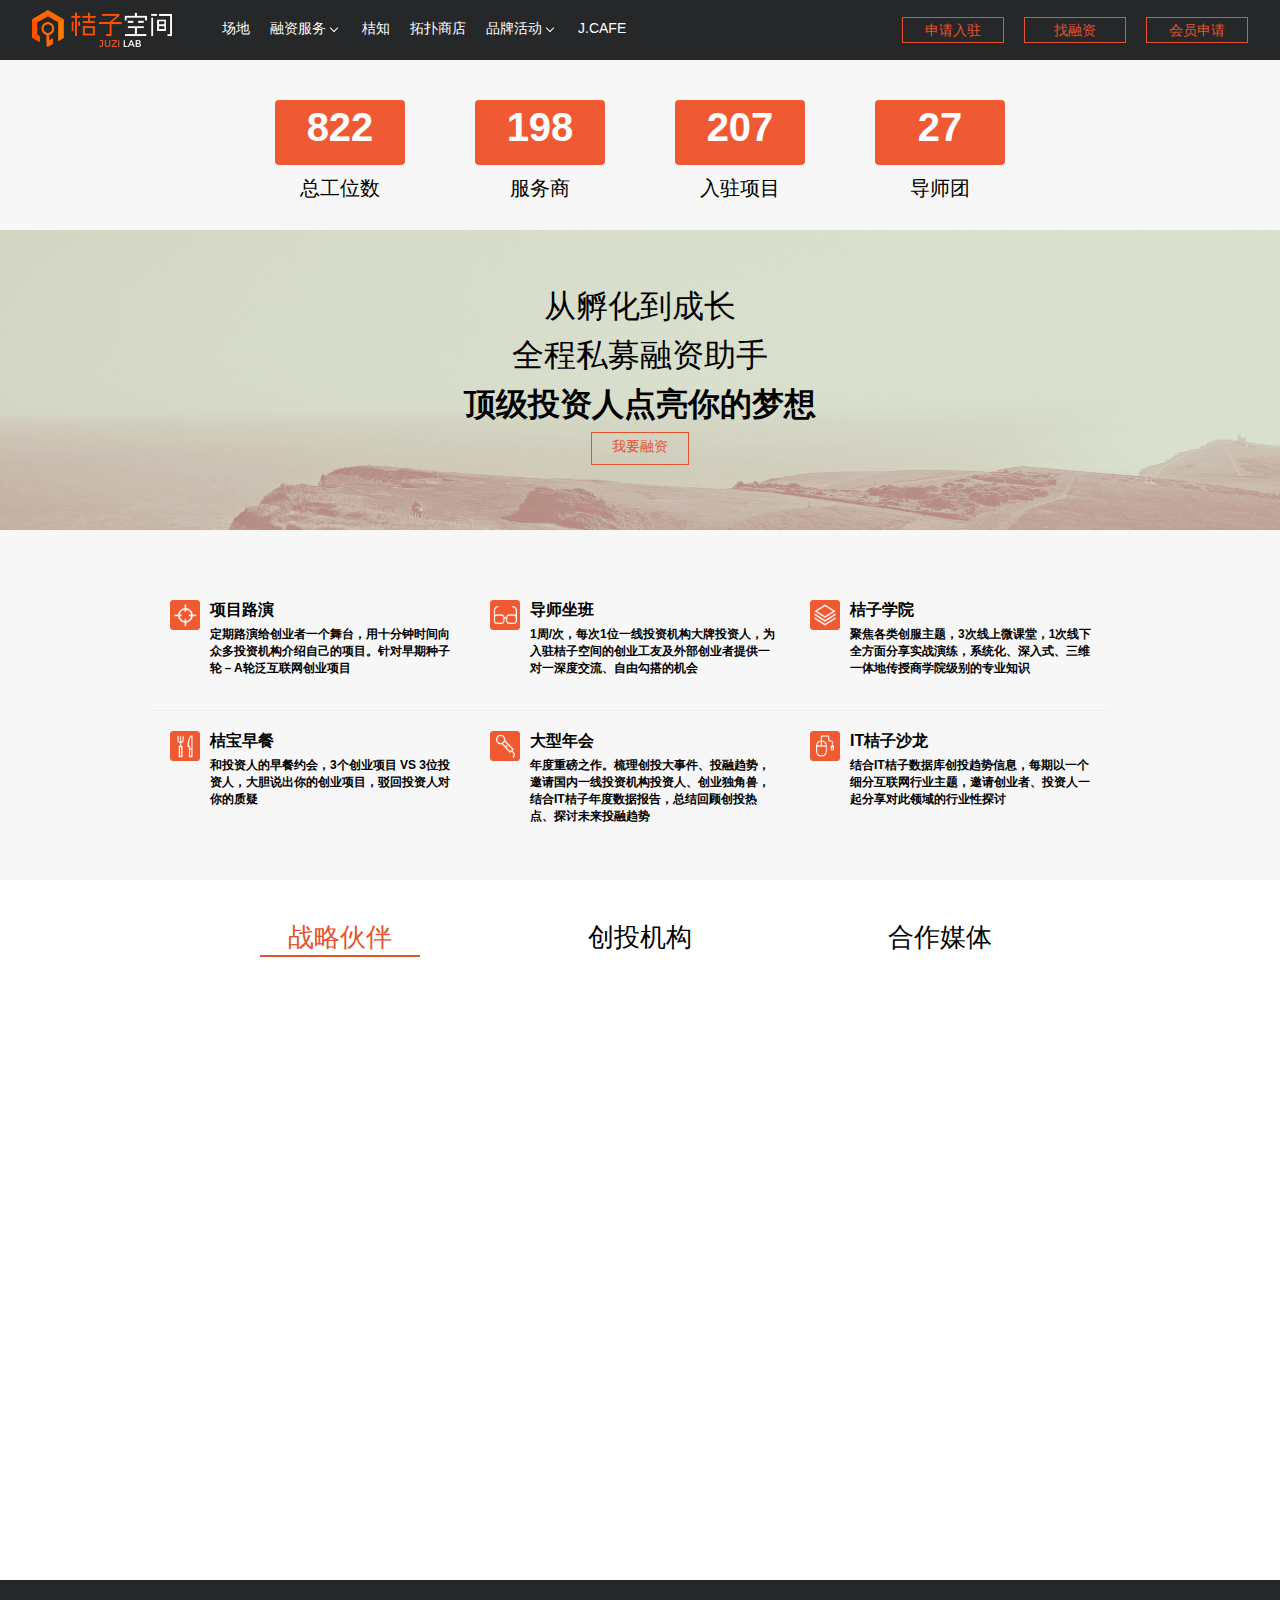
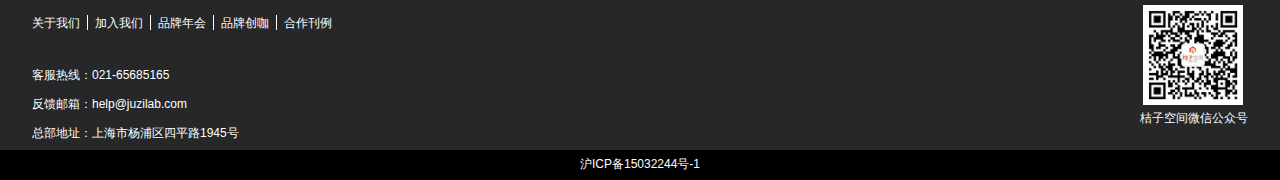
<file: html/html/index.html>
<!DOCTYPE html>
<html>
	<head>
		<meta charset="UTF-8">
		<title>桔子空间－连锁联合创业办公孵化空间</title>
		<link rel="shortcut icon" href="../img/index_img/桔子ico.ico">
		<link rel="stylesheet" type="text/css" href="../css/index_css/nav.css"/>
		<link rel="stylesheet" type="text/css" href="../source/swiper-3.3.1.min.css"/>
		<link rel="stylesheet" type="text/css" href="../css/index_css/index_content.css"/>
		<link rel="stylesheet" type="text/css" href="../css/index_css/footer.css"/>
	</head>
	<body>
		<!--导航栏-->
		<div id="nav">
			<div class="nav_center">
				<div class="nav_logo">
					<a href="index.html"><img src="../img/index_img/logo.png"/></a>
				</div>
				<div class="nav_left">
					<ul>
						<li><a href="site.html">场地</a></li>
						<li class="rzfu">
							融资服务
							<span class="caret"></span>
							<ul class="rzfu_menu">
								<li><a href="daoshi.html">导师</a></li>
								<li><a href="enterProject.html">入驻项目</a></li>
							</ul>
						</li>
						<li><a href="juzhi.html">桔知</a></li>
						<li><a href="tpsd.html">拓扑商店</a></li>
						<li class="pphd">品牌活动
							<span class="caret"></span>
							<ul class="pphd_menu">
								<li><a href="space_rate.html">市场合作刊例</a></li>
								<li><a href="juliebian.html">桔裂变大会</a></li>
								<li><a href="activity_day.html?name=全部活动">活动日历</a></li>
							</ul>
						</li>
						<li><a href="J.CAFE.html">J.CAFE</a></li>
					</ul>
				</div>
				<div class="nav_right">
					<a href="hysq.html">会员申请</a>
					<a href="zrz.html">找融资</a>
					<a href="sqrz.html">申请入驻</a>
				</div>
			</div>
		</div>
		<!--轮播图-->
		<div class="swiper-container">
	        <div class="swiper-wrapper">
	           
	        </div>
	        <!-- Add Pagination -->
	        <!--<div class="swiper-pagination"></div>-->
	        <!-- Add Arrows -->
	        <div class="swiper-button-next"></div>
	        <div class="swiper-button-prev"></div>
	    </div>
	    <!--公司实力-->
	    <div id="total_num">

	    		<ul>
	    			<li>
	    				<a href="site.html">
	    					<span class="gws_num">822</span>
	    					<p>总工位数</p>
	    				</a>
	    			</li>
	    			<li>
	    				<a href="tpsd.html">
	    					<span class="fws_num">198</span>
	    					<p>服务商</p>
	    				</a>
	    			</li>
	    			<li>
	    				<a href="enterProject.html">
	    					<span class="rzxm_num">207</span>
	    					<p>入驻项目</p>
	    				</a>
	    			</li>
	    			<li>
	    				<a href="#">
	    					<span class="dst_num">27</span>
	    					<p>导师团</p>
	    				</a>
	    			</li>
	    		</ul>
	    </div>
	    <!--我要融资-->
	    <div id="rongzi">
	    		<p>从孵化到成长</p>
	    		<p>全程私募融资助手</p>
	    		<p>顶级投资人点亮你的梦想</p>
	    		<a href="daoshi.html">我要融资</a>
	    </div>
	    <!--活动详情-->
	    <div id="hdxq">
	    	
	    </div>
	    <!--桔子活动分类简介-->
	    <div id="activity">
	    		<ul>
	    			<a href="activity_day.html?name=项目路演">
	    				<li>
	    					<img src="../img/index_img/list5.png" class="icon"/>
	    					<h3>项目路演</h3>
	    					<p>定期路演给创业者一个舞台，用十分钟时间向众多投资机构介绍自己的项目。针对早期种子轮－A轮泛互联网创业项目</p>
	    				</li>
	    			</a>
	    			<a href="activity_day.html?name=导师坐班">
	    				<li>
	    					<img src="../img/index_img/list3.png" class="icon"/>
	    					<h3>导师坐班</h3>
	    					<p>1周/次，每次1位一线投资机构大牌投资人，为入驻桔子空间的创业工友及外部创业者提供一对一深度交流、自由勾搭的机会</p>
	    				</li>
	    			</a>
	    			<a href="activity_day.html?name=桔子学院">
	    				<li>
	    					<img src="../img/index_img/list1.png" class="icon"/>
	    					<h3>桔子学院</h3>
	    					<p>聚焦各类创服主题，3次线上微课堂，1次线下全方面分享实战演练，系统化、深入式、三维一体地传授商学院级别的专业知识</p>
	    				</li>
	    			</a>
	    			<a href="activity_day.html?name=桔宝早餐">
	    				<li>
	    					<img src="../img/index_img/list6.png" class="icon"/>
	    					<h3>桔宝早餐</h3>
	    					<p>和投资人的早餐约会，3个创业项目 VS 3位投资人，大胆说出你的创业项目，驳回投资人对你的质疑</p>
	    				</li>
	    			</a>
	    			<a href="activity_day.html?name=大型年会">
	    				<li>
	    					<img src="../img/index_img/list4.png" class="icon"/>
	    					<h3>大型年会</h3>
	    					<p>年度重磅之作。梳理创投大事件、投融趋势，邀请国内一线投资机构投资人、创业独角兽，结合IT桔子年度数据报告，总结回顾创投热点、探讨未来投融趋势</p>
	    				</li>
	    			</a>
	    			<a href="activity_day.html?name=IT桔子沙龙">
	    				<li>
	    					<img src="../img/index_img/list2.png" class="icon"/>
	    					<h3>IT桔子沙龙</h3>
	    					<p>结合IT桔子数据库创投趋势信息，每期以一个细分互联网行业主题，邀请创业者、投资人一起分享对此领域的行业性探讨</p>
	    				</li>
	    			</a>
	    		</ul>	    	
	    </div>
	    <!--合作公司-->
	    <div id="partner">
	    		<div class="hover_title">
	    			<div class="active abcd">战略伙伴</div>
	    			<div class="active">创投机构</div>
	    			<div class="active">合作媒体</div>
	    		</div>
	    		<div class="partner_pic">
	    			
	    		</div>
	    </div>
	    <!--底部-->
	    <div id="footer">
	    		<div class="content">
	    			<div class="content_center">
	    				<div class="left1">
	    					<ul>
	    						<a href="About Us.html"><li>关于我们</li></a>
	    						<a href="Join us.html"><li>加入我们</li></a>
	    						<a href="juliebian.html"><li>品牌年会</li></a>
	    						<a href="J.CAFE.html"><li>品牌创咖</li></a>
	    						<a href="space_rate.html"><li>合作刊例</li></a>
	    					</ul>
	    					<p>客服热线：021-65685165</p>
	    					<p>反馈邮箱：help@juzilab.com</p>
	    					<p>总部地址：上海市杨浦区四平路1945号</p>
	    				</div>
	    				<div class="right">
	    					<div class="code">
	    						<img src="../img/index_img/code.jpg"/>
	    						<span>桔子空间微信公众号</span>
	    					</div>
	    				</div>
	    			</div>
	    		</div>
	    		<div class="bottom">
	    			<span>沪ICP备15032244号-1</span>
	    		</div>
	    </div>
	</body>
	<script src="http://libs.baidu.com/jquery/2.0.0/jquery.min.js"></script>
	<script src="../source/swiper-3.3.1.min.js" type="text/javascript" charset="utf-8"></script>
	<script src="../js/index_js/nav.js" type="text/javascript" charset="utf-8"></script>
	<script src="../js/index_js/lunbo.js" type="text/javascript" charset="utf-8"></script>
	<script src="../js/index_js/content.js" type="text/javascript" charset="utf-8"></script>
</html>
</file>
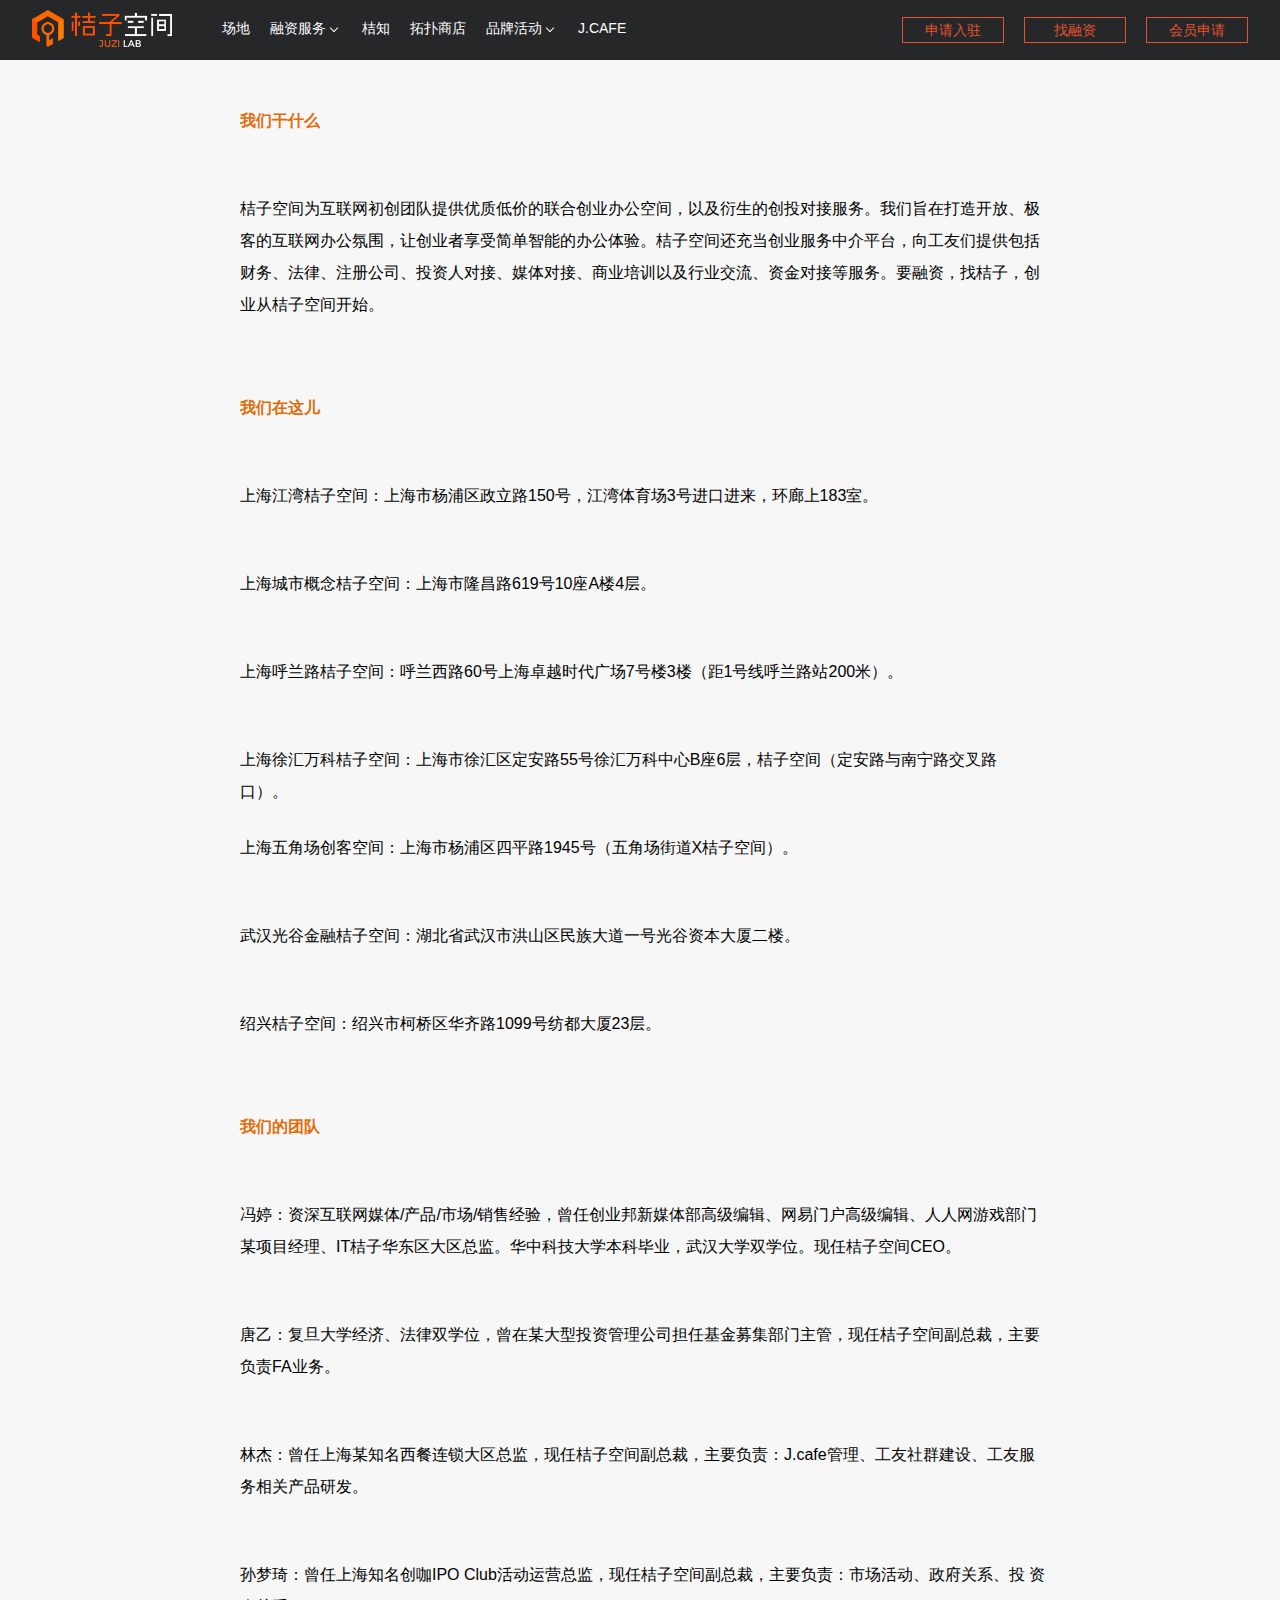
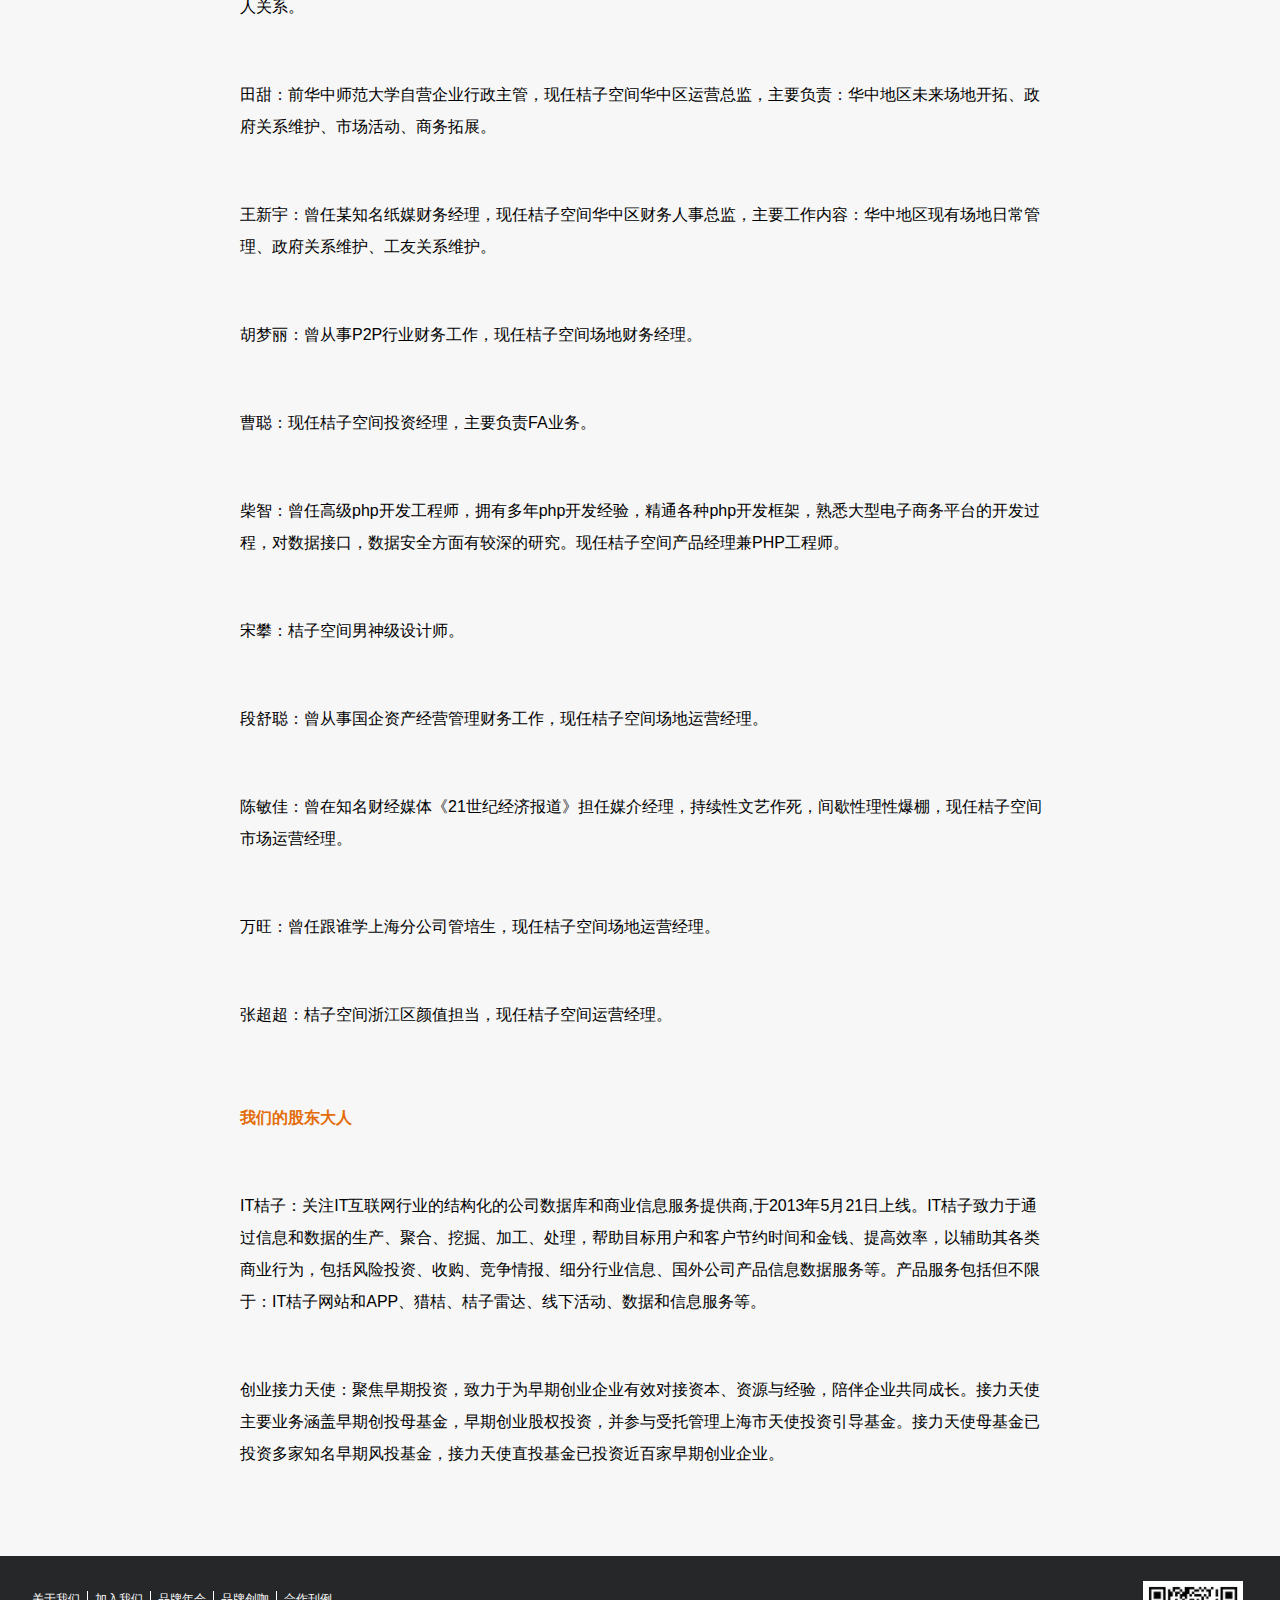
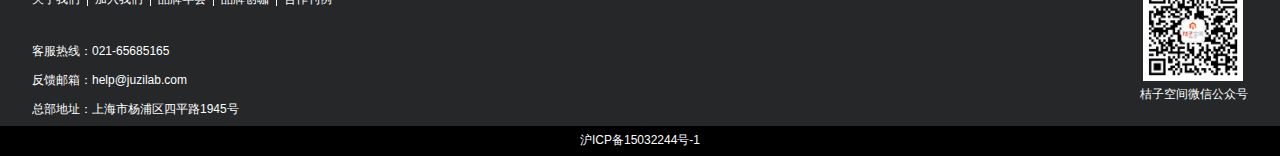
<file: html/html/About Us.html>
<!DOCTYPE html>
<html lang="en">

	<head>
		<meta charset="UTF-8">
		<meta name="viewport" content="width=device-width, initial-scale=1.0">
		<meta http-equiv="X-UA-Compatible" content="ie=edge">
		<title>桔子空间－连锁联合创业办公孵化空间</title>
		<link rel="shortcut icon" href="../img/index_img/桔子ico.ico">
		<link rel="stylesheet" type="text/css" href="../css/index_css/nav.css" />
		<link rel="stylesheet" type="text/css" href="../css/index_css/footer.css" />
		<link rel="stylesheet" type="text/css" href="../css/Us_css/Us.css" />
		<style media="screen">

		</style>
	</head>

	<body>
		<!--导航栏-->
		<div id="nav">
			<div class="nav_center">
				<div class="nav_logo">
					<a href="index.html"><img src="../img/index_img/logo.png"/></a>
				</div>
				<div class="nav_left">
					<ul>
						<li><a href="site.html">场地</a></li>
						<li class="rzfu">
							融资服务
							<span class="caret"></span>
							<ul class="rzfu_menu">
								<li><a href="daoshi.html">导师</a></li>
								<li><a href="enterProject.html">入驻项目</a></li>
							</ul>
						</li>
						<li><a href="juzhi.html">桔知</a></li>
						<li><a href="tpsd.html">拓扑商店</a></li>
						<li class="pphd">品牌活动
							<span class="caret"></span>
							<ul class="pphd_menu">
								<li><a href="space_rate.html">市场合作刊例</a></li>
								<li><a href="juliebian.html">桔裂变大会</a></li>
								<li><a href="activity_day.html?name=全部活动">活动日历</a></li>
							</ul>
						</li>
						<li><a href="J.CAFE.html">J.CAFE</a></li>
					</ul>
				</div>
				<div class="nav_right">
					<a href="hysq.html">会员申请</a>
					<a href="zrz.html">找融资</a>
					<a href="sqrz.html">申请入驻</a>
				</div>
			</div>
		</div>
		<!--内容-->
		<div id="content">
			<p style="line-height:2em;font-size:16px;white-space:normal;color: rgb(227, 108, 9);margin-top:15px;height: 32px;">
				<sapan><strong>我们干什么</strong></sapan>
			</p>
			<p style="line-height:2em;font-size:18px;white-space:normal;height: 32px;padding:12px;"></p>
			<p style="line-height:2em;font-size:16px;white-space:normal; width:806px;">桔子空间为互联网初创团队提供优质低价的联合创业办公空间，以及衍生的创投对接服务。我们旨在打造开放、极客的互联网办公氛围，让创业者享受简单智能的办公体验。桔子空间还充当创业服务中介平台，向工友们提供包括财务、法律、注册公司、投资人对接、媒体对接、商业培训以及行业交流、资金对接等服务。要融资，找桔子，创业从桔子空间开始。</p>
			<p style="line-height:2em;font-size:18px;white-space:normal;height: 32px;padding:12px;"></p>
			<p style="line-height:2em;font-size:16px;white-space:normal;color: rgb(227, 108, 9);margin-top:15px;height: 32px;">
				<sapan><strong>我们在这儿</strong></sapan>
			</p>
			<p style="line-height:2em;font-size:18px;white-space:normal;height: 32px;padding:12px;"></p>
			<p style="line-height:2em;font-size:16px;white-space:normal;height: 32px">上海江湾桔子空间：上海市杨浦区政立路150号，江湾体育场3号进口进来，环廊上183室。
				<p/>
				<p style="line-height:2em;font-size:18px;white-space:normal;height: 32px;padding:12px;"></p>
				<p style="line-height:2em;font-size:16px;white-space:normal;height: 32px">上海城市概念桔子空间：上海市隆昌路619号10座A楼4层。
					<p/>
					<p style="line-height:2em;font-size:18px;white-space:normal;height: 32px;padding:12px;"></p>
					<p style="line-height:2em;font-size:16px;white-space:normal;height: 32px">上海呼兰路桔子空间：呼兰西路60号上海卓越时代广场7号楼3楼（距1号线呼兰路站200米）。
						<p/>
						<p style="line-height:2em;font-size:18px;white-space:normal;height: 32px;padding:12px;"></p>
						<p style="line-height:2em;font-size:16px;white-space:normal;height: 32px">上海徐汇万科桔子空间：上海市徐汇区定安路55号徐汇万科中心B座6层，桔子空间（定安路与南宁路交叉路口）。
							<p/>
							<p style="line-height:2em;font-size:18px;white-space:normal;height: 32px;padding:12px;"></p>
							<p style="line-height:2em;font-size:16px;white-space:normal;height: 32px">上海五角场创客空间：上海市杨浦区四平路1945号（五角场街道X桔子空间）。
								<p/>
								<p style="line-height:2em;font-size:18px;white-space:normal;height: 32px;padding:12px;"></p>
								<p style="line-height:2em;font-size:16px;white-space:normal;height: 32px">武汉光谷金融桔子空间：湖北省武汉市洪山区民族大道一号光谷资本大厦二楼。
									<p/>
									<p style="line-height:2em;font-size:18px;white-space:normal;height: 32px;padding:12px;"></p>
									<p style="line-height:2em;font-size:16px;white-space:normal;height: 32px">绍兴桔子空间：绍兴市柯桥区华齐路1099号纺都大厦23层。
										<p/>
										<p style="line-height:2em;font-size:18px;white-space:normal;height: 32px;padding:12px;"></p>
										<p style="line-height:2em;font-size:16px;white-space:normal;color: rgb(227, 108, 9);margin-top:15px;height: 32px;">
											<sapan><strong>我们的团队</strong></sapan>
										</p>
										<p style="line-height:2em;font-size:18px;white-space:normal;height: 32px;padding:12px;"></p>
										<p style="line-height:2em;font-size:16px;white-space:normal;width:806px;">冯婷：资深互联网媒体/产品/市场/销售经验，曾任创业邦新媒体部高级编辑、网易门户高级编辑、人人网游戏部门某项目经理、IT桔子华东区大区总监。华中科技大学本科毕业，武汉大学双学位。现任桔子空间CEO。
											<p/>
											<p style="line-height:2em;font-size:18px;white-space:normal;height: 32px;padding:12px;"></p>
											<p style="line-height:2em;font-size:16px;white-space:normal;width:806px;">唐乙：复旦大学经济、法律双学位，曾在某大型投资管理公司担任基金募集部门主管，现任桔子空间副总裁，主要负责FA业务。
												<p/>
												<p style="line-height:2em;font-size:18px;white-space:normal;height: 32px;padding:12px;"></p>
												<p style="line-height:2em;font-size:16px;white-space:normal;width:806px;">林杰：曾任上海某知名西餐连锁大区总监，现任桔子空间副总裁，主要负责：J.cafe管理、工友社群建设、工友服务相关产品研发。
													<p/>
													<p style="line-height:2em;font-size:18px;white-space:normal;height: 32px;padding:12px;"></p>
													<p style="line-height:2em;font-size:16px;white-space:normal;width:806px;">孙梦琦：曾任上海知名创咖IPO Club活动运营总监，现任桔子空间副总裁，主要负责：市场活动、政府关系、投 资人关系。
														<p/>
														<p style="line-height:2em;font-size:18px;white-space:normal;height: 32px;padding:12px;"></p>
														<p style="line-height:2em;font-size:16px;white-space:normal;width:806px;">田甜：前华中师范大学自营企业行政主管，现任桔子空间华中区运营总监，主要负责：华中地区未来场地开拓、政府关系维护、市场活动、商务拓展。
															<p/>
															<p style="line-height:2em;font-size:18px;white-space:normal;height: 32px;padding:12px;"></p>
															<p style="line-height:2em;font-size:16px;white-space:normal;width:806px;">王新宇：曾任某知名纸媒财务经理，现任桔子空间华中区财务人事总监，主要工作内容：华中地区现有场地日常管理、政府关系维护、工友关系维护。
																<p/>
																<p style="line-height:2em;font-size:18px;white-space:normal;height: 32px;padding:12px;"></p>
																<p style="line-height:2em;font-size:16px;white-space:normal;width:806px;">胡梦丽：曾从事P2P行业财务工作，现任桔子空间场地财务经理。</p>
																<p style="line-height:2em;font-size:18px;white-space:normal;height: 32px;padding:12px;"></p>
																<p style="line-height:2em;font-size:16px;white-space:normal;width:806px;">曹聪：现任桔子空间投资经理，主要负责FA业务。</p>
																<p style="line-height:2em;font-size:18px;white-space:normal;height: 32px;padding:12px;"></p>
																<p style="line-height:2em;font-size:16px;white-space:normal;width:806px;">柴智：曾任高级php开发工程师，拥有多年php开发经验，精通各种php开发框架，熟悉大型电子商务平台的开发过程，对数据接口，数据安全方面有较深的研究。现任桔子空间产品经理兼PHP工程师。</p>
																<p style="line-height:2em;font-size:18px;white-space:normal;height: 32px;padding:12px;"></p>
																<p style="line-height:2em;font-size:16px;white-space:normal;width:806px;">宋攀：桔子空间男神级设计师。</p>
																<p style="line-height:2em;font-size:18px;white-space:normal;height: 32px;padding:12px;"></p>
																<p style="line-height:2em;font-size:16px;white-space:normal;width:806px;">段舒聪：曾从事国企资产经营管理财务工作，现任桔子空间场地运营经理。</p>
																<p style="line-height:2em;font-size:18px;white-space:normal;height: 32px;padding:12px;"></p>
																<p style="line-height:2em;font-size:16px;white-space:normal;width:806px;">陈敏佳：曾在知名财经媒体《21世纪经济报道》担任媒介经理，持续性文艺作死，间歇性理性爆棚，现任桔子空间市场运营经理。</p>
																<p style="line-height:2em;font-size:18px;white-space:normal;height: 32px;padding:12px;"></p>
																<p style="line-height:2em;font-size:16px;white-space:normal;width:806px;">万旺：曾任跟谁学上海分公司管培生，现任桔子空间场地运营经理。</p>
																<p style="line-height:2em;font-size:18px;white-space:normal;height: 32px;padding:12px;"></p>
																<p style="line-height:2em;font-size:16px;white-space:normal;width:806px;">张超超：桔子空间浙江区颜值担当，现任桔子空间运营经理。</p>
																<p style="line-height:2em;font-size:18px;white-space:normal;height: 32px;padding:12px;"></p>
																<p style="line-height:2em;font-size:16px;white-space:normal;color: rgb(227, 108, 9);margin-top:15px;height: 32px;">
																	<sapan><strong>我们的股东大人</strong></sapan>
																</p>
																<p style="line-height:2em;font-size:18px;white-space:normal;height: 32px;padding:12px;"></p>
																<p style="line-height:2em;font-size:16px;white-space:normal;width:806px;">IT桔子：关注IT互联网行业的结构化的公司数据库和商业信息服务提供商,于2013年5月21日上线。IT桔子致力于通过信息和数据的生产、聚合、挖掘、加工、处理，帮助目标用户和客户节约时间和金钱、提高效率，以辅助其各类商业行为，包括风险投资、收购、竞争情报、细分行业信息、国外公司产品信息数据服务等。产品服务包括但不限于：IT桔子网站和APP、猎桔、桔子雷达、线下活动、数据和信息服务等。</p>
																<p style="line-height:2em;font-size:18px;white-space:normal;height: 32px;padding:12px;"></p>
																<p style="line-height:2em;font-size:16px;white-space:normal;width:806px;">创业接力天使：聚焦早期投资，致力于为早期创业企业有效对接资本、资源与经验，陪伴企业共同成长。接力天使主要业务涵盖早期创投母基金，早期创业股权投资，并参与受托管理上海市天使投资引导基金。接力天使母基金已投资多家知名早期风投基金，接力天使直投基金已投资近百家早期创业企业。</p>
																<p style="line-height:2em;font-size:18px;white-space:normal;height: 32px;padding:12px;"></p>

		</div>

		<!--底部-->
	    <div id="footer">
	    		<div class="content">
	    			<div class="content_center">
	    				<div class="left1">
	    					<ul>
	    						<a href="About Us.html"><li>关于我们</li></a>
	    						<a href="Join us.html"><li>加入我们</li></a>
	    						<a href="juliebian.html"><li>品牌年会</li></a>
	    						<a href="J.CAFE.html"><li>品牌创咖</li></a>
	    						<a href="space_rate.html"><li>合作刊例</li></a>
	    					</ul>
	    					<p>客服热线：021-65685165</p>
	    					<p>反馈邮箱：help@juzilab.com</p>
	    					<p>总部地址：上海市杨浦区四平路1945号</p>
	    				</div>
	    				<div class="right">
	    					<div class="code">
	    						<img src="../img/index_img/code.jpg"/>
	    						<span>桔子空间微信公众号</span>
	    					</div>
	    				</div>
	    			</div>
	    		</div>
	    		<div class="bottom">
	    			<span>沪ICP备15032244号-1</span>
	    		</div>
	    </div>
	</body>
	<script src="http://libs.baidu.com/jquery/2.0.0/jquery.min.js"></script>
	<script src="../js/index_js/nav.js" type="text/javascript" charset="utf-8"></script>
</html>
</file>
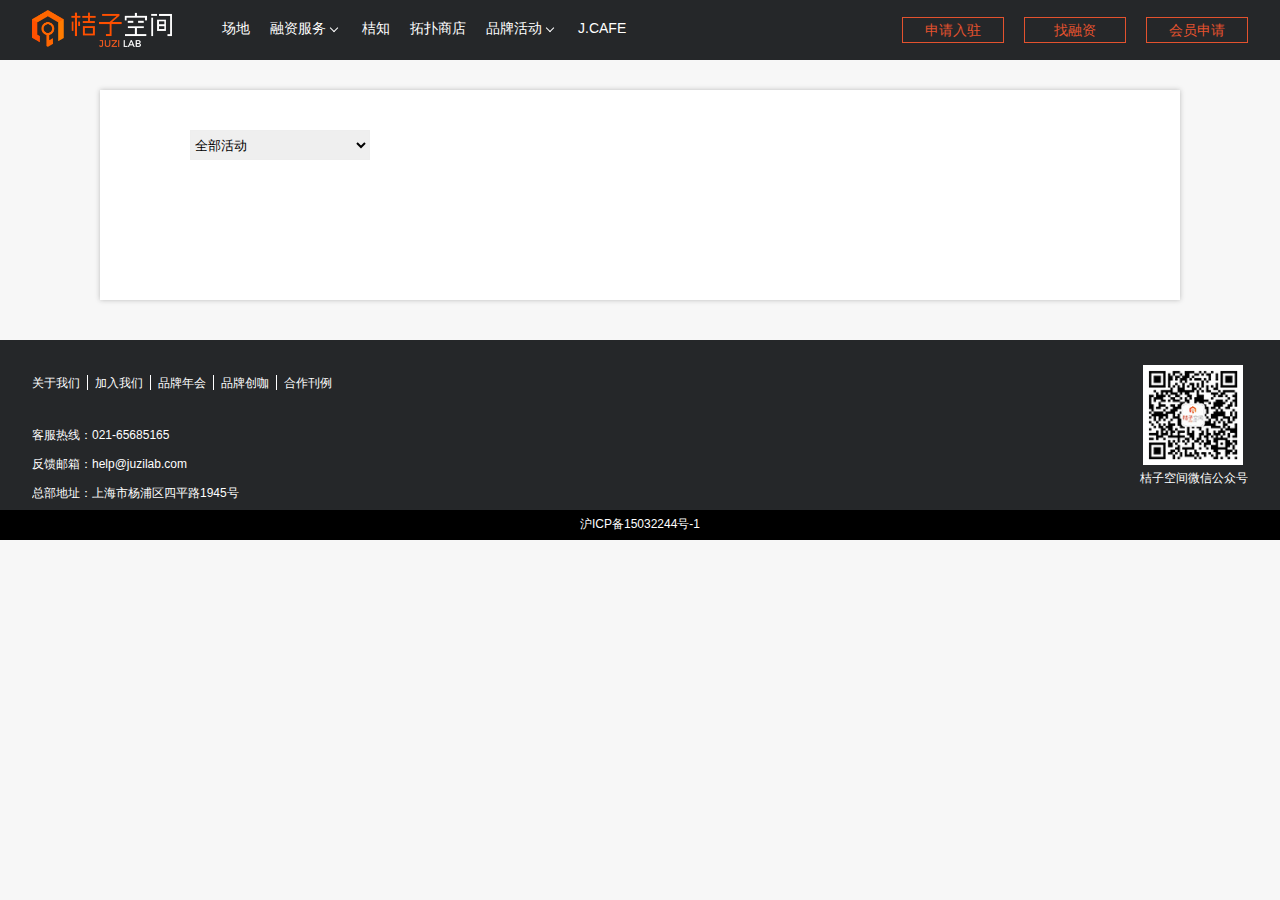
<file: html/html/activity_day.html>
<!DOCTYPE html>
<html>
	<head>
		<meta charset="UTF-8">
		<title>桔子空间－连锁联合创业办公孵化空间</title>
		<link rel="shortcut icon" href="../img/index_img/桔子ico.ico">
		<link rel="stylesheet" type="text/css" href="../css/index_css/nav.css"/>
		<link rel="stylesheet" type="text/css" href="../css/activity_day.css/activity_content.css"/>
		<link rel="stylesheet" type="text/css" href="../css/index_css/footer.css"/>
	</head>
	<body>
		<!--导航栏-->
		<!--导航栏-->
		<div id="nav">
			<div class="nav_center">
				<div class="nav_logo">
					<a href="index.html"><img src="../img/index_img/logo.png"/></a>
				</div>
				<div class="nav_left">
					<ul>
						<li><a href="site.html">场地</a></li>
						<li class="rzfu">
							融资服务
							<span class="caret"></span>
							<ul class="rzfu_menu">
								<li><a href="daoshi.html">导师</a></li>
								<li><a href="enterProject.html">入驻项目</a></li>
							</ul>
						</li>
						<li><a href="juzhi.html">桔知</a></li>
						<li><a href="tpsd.html">拓扑商店</a></li>
						<li class="pphd">品牌活动
							<span class="caret"></span>
							<ul class="pphd_menu">
								<li><a href="space_rate.html">市场合作刊例</a></li>
								<li><a href="juliebian.html">桔裂变大会</a></li>
								<li><a href="activity_day.html?name=全部活动">活动日历</a></li>
							</ul>
						</li>
						<li><a href="J.CAFE.html">J.CAFE</a></li>
					</ul>
				</div>
				<div class="nav_right">
					<a href="hysq.html">会员申请</a>
					<a href="zrz.html">找融资</a>
					<a href="sqrz.html">申请入驻</a>
				</div>
			</div>
		</div>
		<!--主体内容-->
		<div id="main">
			<form class="category_choose">
				<select class="select_category">
					<option >全部活动</option>
					<option >项目路演</option>
					<option >导师坐班</option>
					<option >桔子学院</option>
					<option >桔宝早餐</option>
					<option >大型年会</option>
					<option >IT桔子沙龙</option>
					<option >桔子帮帮推</option>
				</select>
			</form>
			<div id="hdxq"></div>
			<div class="tcdPageCode">
				
			</div>
		</div>
		<!--底部-->
	    <div id="footer">
	    		<div class="content">
	    			<div class="content_center">
	    				<div class="left1">
	    					<ul>
	    						<a href="About Us.html"><li>关于我们</li></a>
	    						<a href="Join us.html"><li>加入我们</li></a>
	    						<a href="juliebian.html"><li>品牌年会</li></a>
	    						<a href="J.CAFE.html"><li>品牌创咖</li></a>
	    						<a href="space_rate.html"><li>合作刊例</li></a>
	    					</ul>
	    					<p>客服热线：021-65685165</p>
	    					<p>反馈邮箱：help@juzilab.com</p>
	    					<p>总部地址：上海市杨浦区四平路1945号</p>
	    				</div>
	    				<div class="right">
	    					<div class="code">
	    						<img src="../img/index_img/code.jpg"/>
	    						<span>桔子空间微信公众号</span>
	    					</div>
	    				</div>
	    			</div>
	    		</div>
	    		<div class="bottom">
	    			<span>沪ICP备15032244号-1</span>
	    		</div>
	    </div>
	</body>
	<script src="http://libs.baidu.com/jquery/2.0.0/jquery.min.js"></script>
	<script src="../js/index_js/nav.js" type="text/javascript" charset="utf-8"></script>
	<script src="../source/jquery.page.js" type="text/javascript" charset="utf-8"></script>
	<script src="../js/activity_day_js/activity.js" type="text/javascript" charset="utf-8"></script>
</html>
</file>
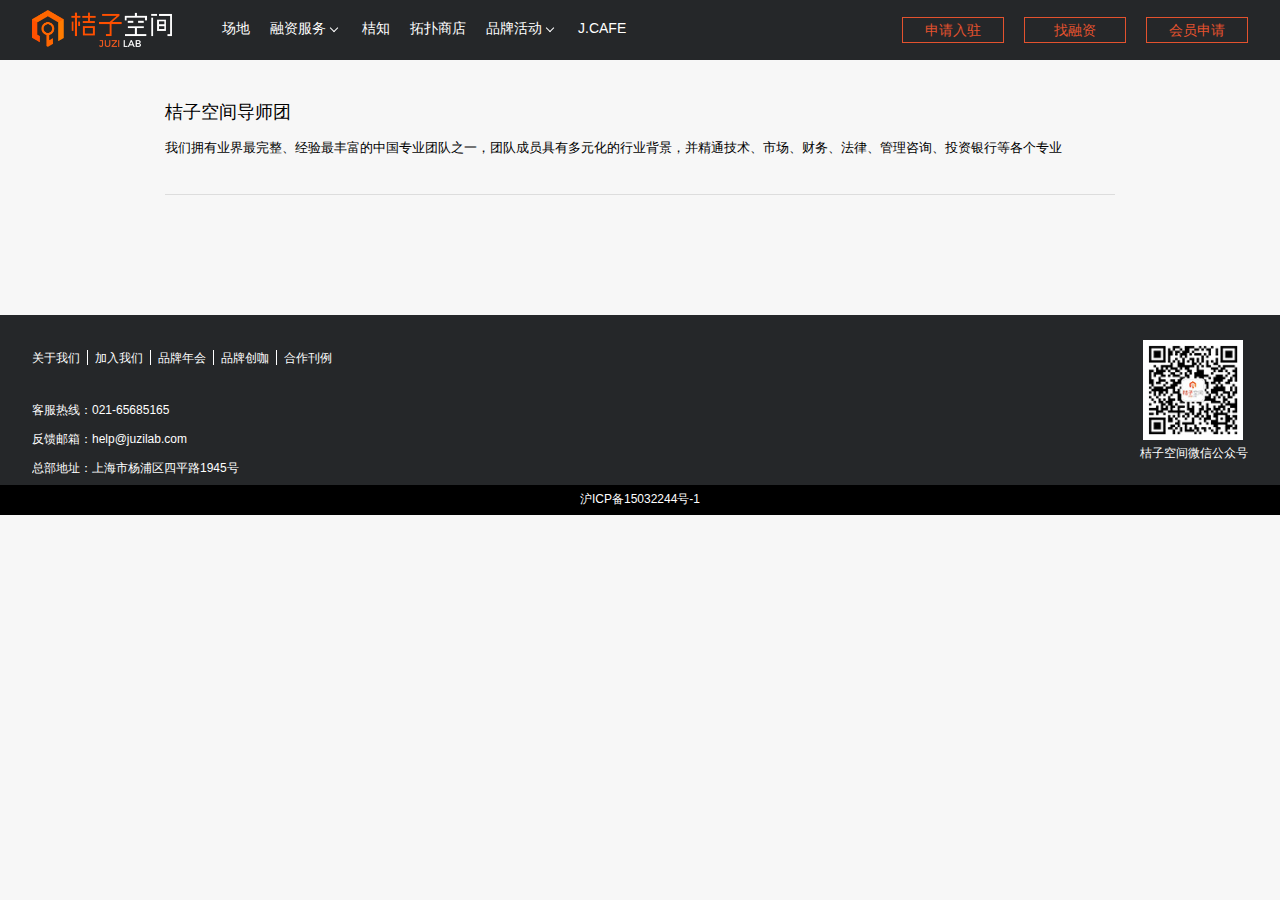
<file: html/html/daoshi.html>
<!DOCTYPE html>
<html lang="en">

	<head>
		<meta charset="UTF-8">
		<meta name="viewport" content="width=device-width, initial-scale=1.0">
		<meta http-equiv="X-UA-Compatible" content="ie=edge">
		<title>桔子空间－连锁联合创业办公孵化空间</title>
		<link rel="shortcut icon" href="../img/index_img/桔子ico.ico">
		<link rel="stylesheet" type="text/css" href="../css/index_css/nav.css" />
		<link rel="stylesheet" type="text/css" href="../css/daoshi_css/daoshi.css" />
		<link rel="stylesheet" type="text/css" href="../css/index_css/footer.css" />
	</head>

	<body>
		<!--导航栏-->
		<div id="nav">
			<div class="nav_center">
				<div class="nav_logo">
					<a href="index.html"><img src="../img/index_img/logo.png"/></a>
				</div>
				<div class="nav_left">
					<ul>
						<li><a href="site.html">场地</a></li>
						<li class="rzfu">
							融资服务
							<span class="caret"></span>
							<ul class="rzfu_menu">
								<li><a href="daoshi.html">导师</a></li>
								<li><a href="enterProject.html">入驻项目</a></li>
							</ul>
						</li>
						<li><a href="juzhi.html">桔知</a></li>
						<li><a href="tpsd.html">拓扑商店</a></li>
						<li class="pphd">品牌活动
							<span class="caret"></span>
							<ul class="pphd_menu">
								<li><a href="space_rate.html">市场合作刊例</a></li>
								<li><a href="juliebian.html">桔裂变大会</a></li>
								<li><a href="activity_day.html?name=全部活动">活动日历</a></li>
							</ul>
						</li>
						<li><a href="J.CAFE.html">J.CAFE</a></li>
					</ul>
				</div>
				<div class="nav_right">
					<a href="hysq.html">会员申请</a>
					<a href="zrz.html">找融资</a>
					<a href="sqrz.html">申请入驻</a>
				</div>
			</div>
		</div>
		<!-- 内容 -->
		<div id="content">
			<div class="title">
				<span>桔子空间导师团</span>
				<p>我们拥有业界最完整、经验最丰富的中国专业团队之一，团队成员具有多元化的行业背景，并精通技术、市场、财务、法律、管理咨询、投资银行等各个专业</p>

			</div>
			<!-- 导师 -->
			<ul id="daoshi">

			</ul>
		</div>
		<!--底部-->
	    <div id="footer">
	    		<div class="content">
	    			<div class="content_center">
	    				<div class="left1">
	    					<ul>
	    						<a href="About Us.html"><li>关于我们</li></a>
	    						<a href="Join us.html"><li>加入我们</li></a>
	    						<a href="juliebian.html"><li>品牌年会</li></a>
	    						<a href="J.CAFE.html"><li>品牌创咖</li></a>
	    						<a href="space_rate.html"><li>合作刊例</li></a>
	    					</ul>
	    					<p>客服热线：021-65685165</p>
	    					<p>反馈邮箱：help@juzilab.com</p>
	    					<p>总部地址：上海市杨浦区四平路1945号</p>
	    				</div>
	    				<div class="right">
	    					<div class="code">
	    						<img src="../img/index_img/code.jpg"/>
	    						<span>桔子空间微信公众号</span>
	    					</div>
	    				</div>
	    			</div>
	    		</div>
	    		<div class="bottom">
	    			<span>沪ICP备15032244号-1</span>
	    		</div>
	    </div>
	</body>
	<script src="http://libs.baidu.com/jquery/2.0.0/jquery.min.js "></script>
	<script src="../js/daoshi_js/daoshi.js" type="text/javascript" charset="utf-8"></script>
	<script src="../js/index_js/nav.js" type="text/javascript" charset="utf-8"></script>

</html>
</file>
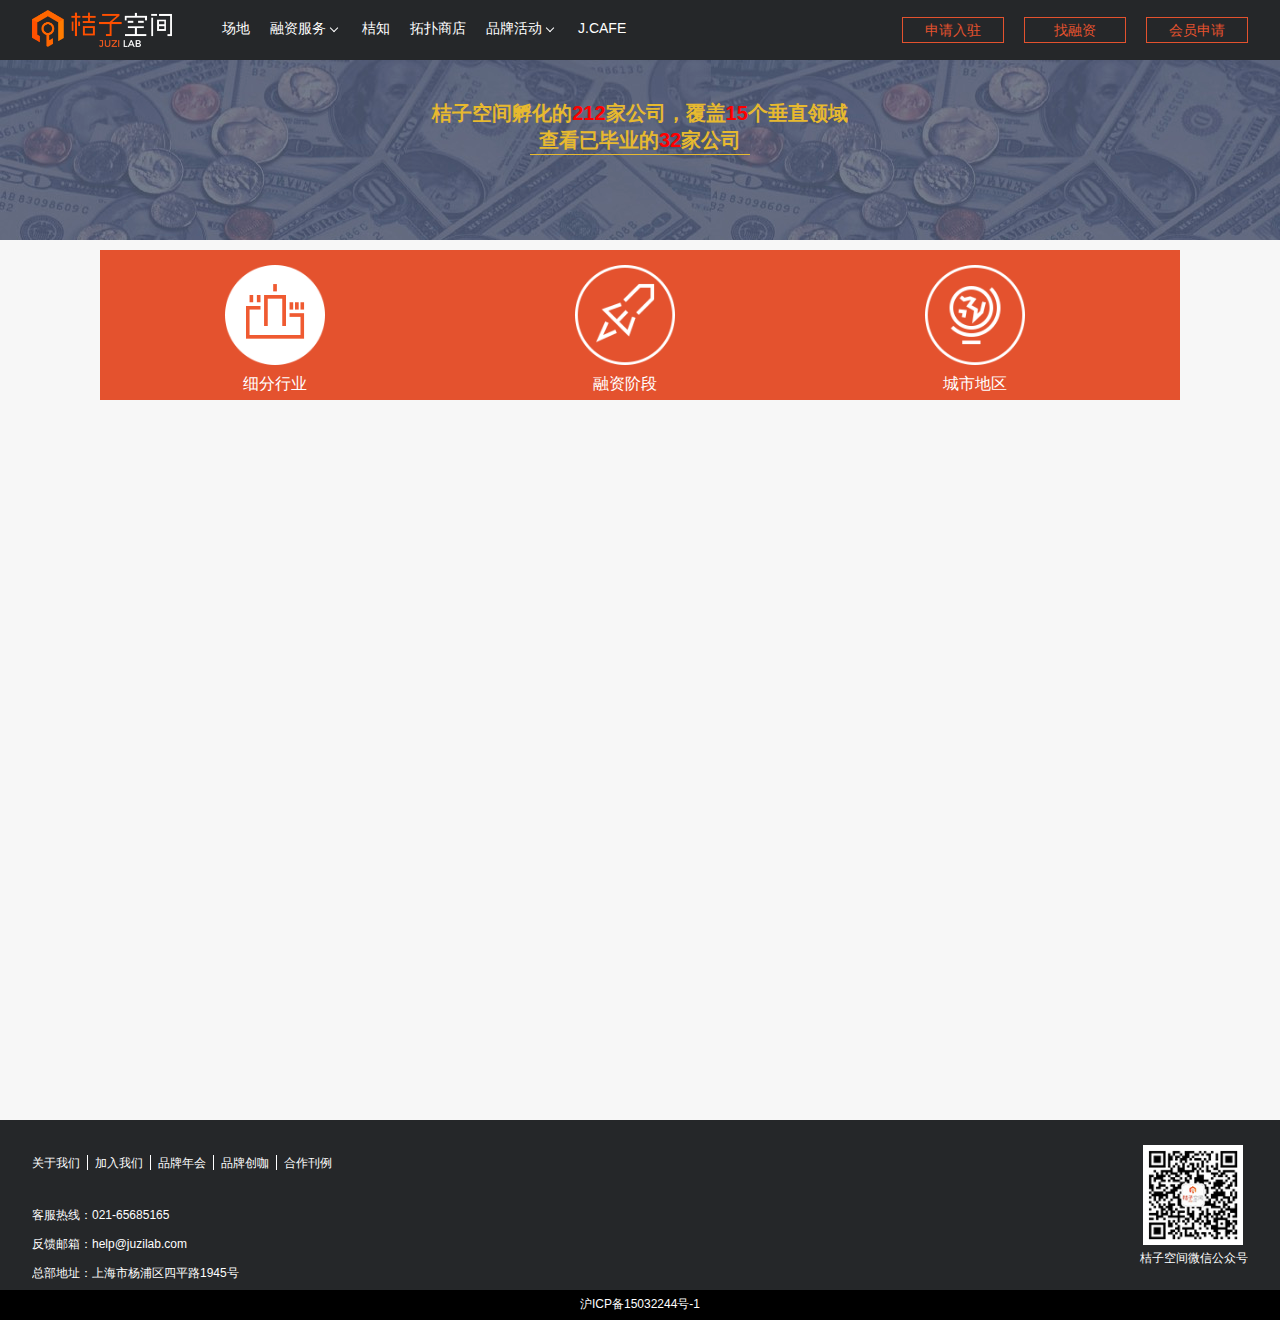
<file: html/html/enterProject.html>
<!DOCTYPE html>
<html>

	<head>
		<meta charset="UTF-8">
		<title>桔子空间－连锁联合创业办公孵化空间</title>
		<link rel="shortcut icon" href="../img/index_img/桔子ico.ico">
		<link rel="stylesheet" type="text/css" href="../css/index_css/nav.css" />
		<link rel="stylesheet" type="text/css" href="../css/enterProject_css/enterProject.css" />
		<link rel="stylesheet" type="text/css" href="../css/index_css/footer.css"/>
	</head>

	<body>
		<!--导航栏-->
		<div id="nav">
			<div class="nav_center">
				<div class="nav_logo">
					<a href="index.html"><img src="../img/index_img/logo.png"/></a>
				</div>
				<div class="nav_left">
					<ul>
						<li><a href="site.html">场地</a></li>
						<li class="rzfu">
							融资服务
							<span class="caret"></span>
							<ul class="rzfu_menu">
								<li><a href="daoshi.html">导师</a></li>
								<li><a href="enterProject.html">入驻项目</a></li>
							</ul>
						</li>
						<li><a href="juzhi.html">桔知</a></li>
						<li><a href="tpsd.html">拓扑商店</a></li>
						<li class="pphd">品牌活动
							<span class="caret"></span>
							<ul class="pphd_menu">
								<li><a href="space_rate.html">市场合作刊例</a></li>
								<li><a href="juliebian.html">桔裂变大会</a></li>
								<li><a href="activity_day.html?name=全部活动">活动日历</a></li>
							</ul>
						</li>
						<li><a href="J.CAFE.html">J.CAFE</a></li>
					</ul>
				</div>
				<div class="nav_right">
					<a href="hysq.html">会员申请</a>
					<a href="zrz.html">找融资</a>
					<a href="sqrz.html">申请入驻</a>
				</div>
			</div>
		</div>
		<div class="total_banner">
			<h1>桔子空间孵化的<span>212</span>家公司，覆盖<span>15</span>个垂直领域</h1>
			<a href="#DD">
				<h1>查看已毕业的<span>32</span>家公司</h1>
			</a>
		</div>
		<!---->
		<div class="total_title">
			<div>
				<img src="../../php/img/enterProject/细分行业.png" /> 细分行业
			</div>
			<div>
				<img src="../../php/img/enterProject/融资阶段2.png" /> 融资阶段
			</div>
			<div>
				<img src="../../php/img/enterProject/城市地区2.png" /> 城市地区
			</div>
		</div>

		<div class="total_industry" style="display: block;"></div>
		<div class="total_city" style="display: none;"></div>
		<div class="total_progress" style="display: none;">

		</div>
		<!--底部-->
	    <div id="footer">
	    		<div class="content">
	    			<div class="content_center">
	    				<div class="left1">
	    					<ul>
	    						<a href="About Us.html"><li>关于我们</li></a>
	    						<a href="Join us.html"><li>加入我们</li></a>
	    						<a href="juliebian.html"><li>品牌年会</li></a>
	    						<a href="J.CAFE.html"><li>品牌创咖</li></a>
	    						<a href="space_rate.html"><li>合作刊例</li></a>
	    					</ul>
	    					<p>客服热线：021-65685165</p>
	    					<p>反馈邮箱：help@juzilab.com</p>
	    					<p>总部地址：上海市杨浦区四平路1945号</p>
	    				</div>
	    				<div class="right">
	    					<div class="code">
	    						<img src="../img/index_img/code.jpg"/>
	    						<span>桔子空间微信公众号</span>
	    					</div>
	    				</div>
	    			</div>
	    		</div>
	    		<div class="bottom">
	    			<span>沪ICP备15032244号-1</span>
	    		</div>
	    </div>
	</body>
	<script src="http://libs.baidu.com/jquery/2.0.0/jquery.min.js"></script>
	<script src="../js/index_js/nav.js" type="text/javascript" charset="utf-8"></script>
	<script src="../js/enterProject_js/enterProject.js" type="text/javascript" charset="utf-8"></script>

</html>
</file>
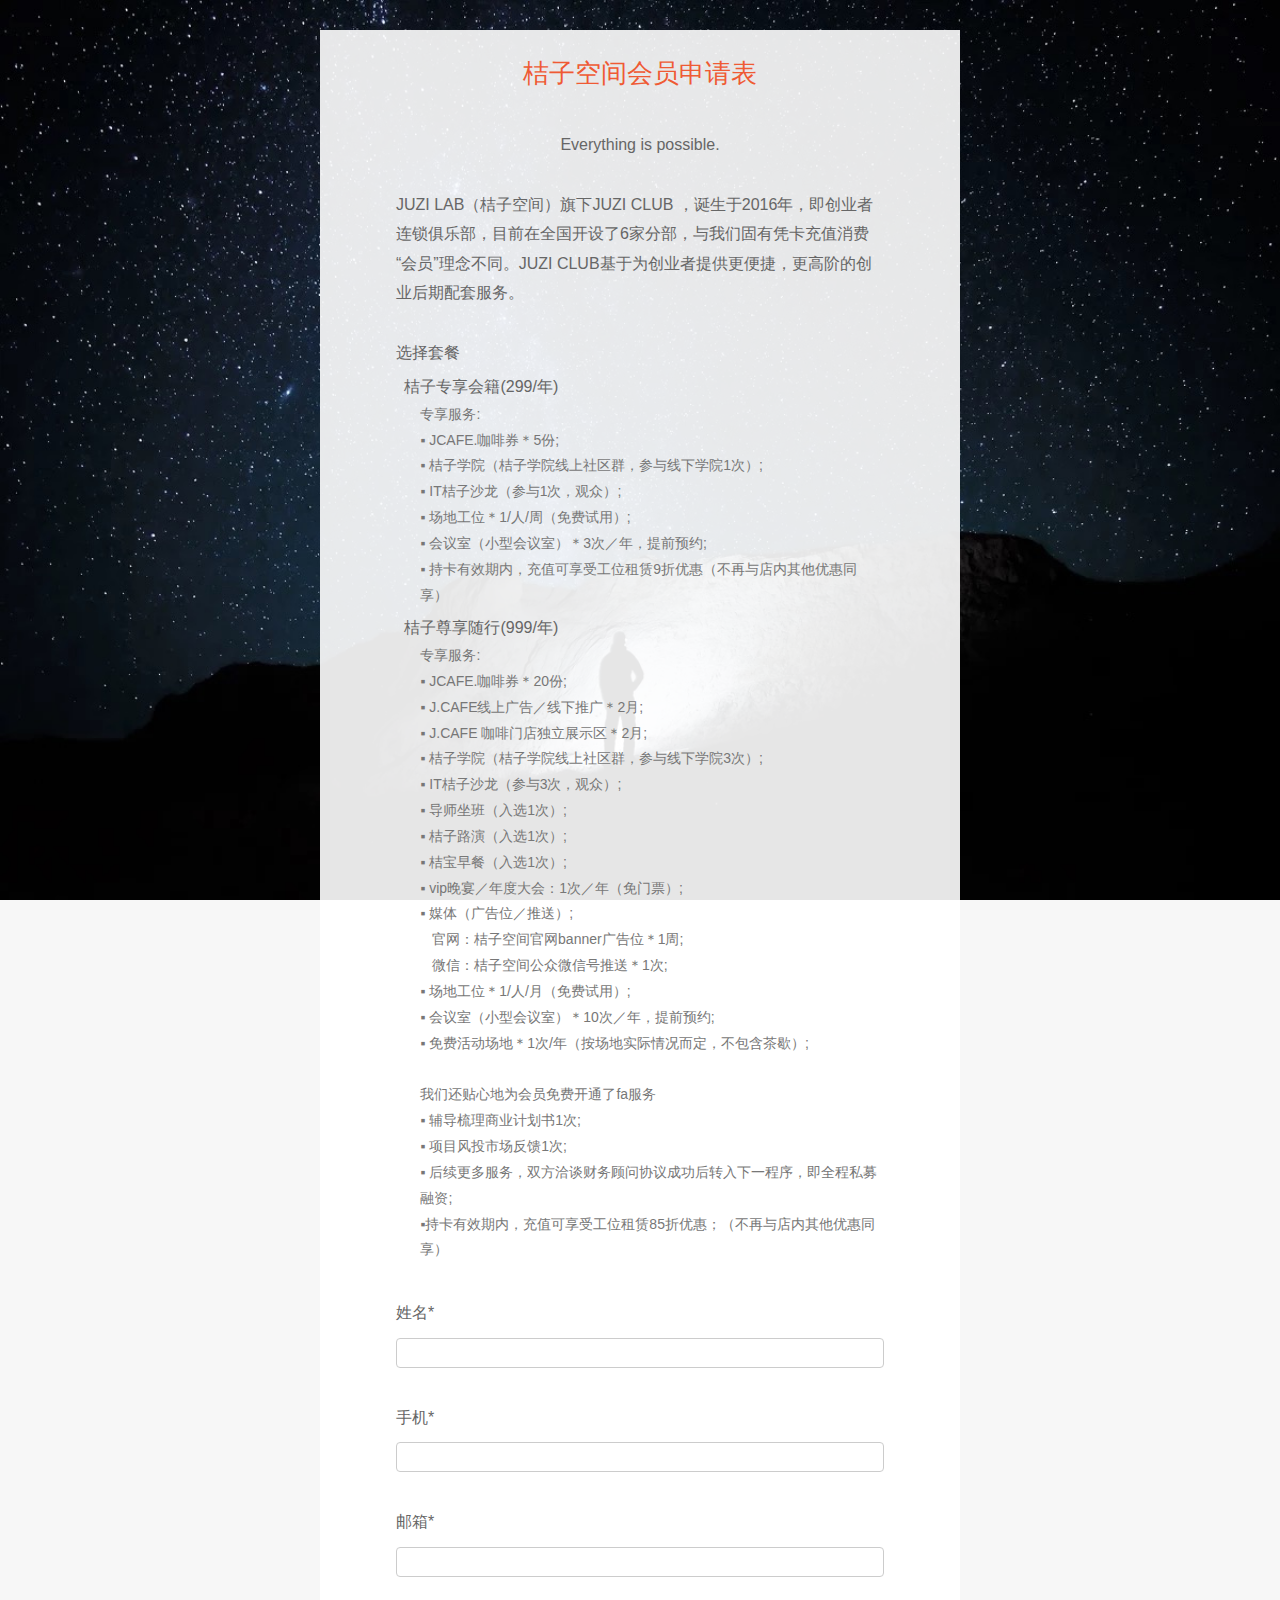
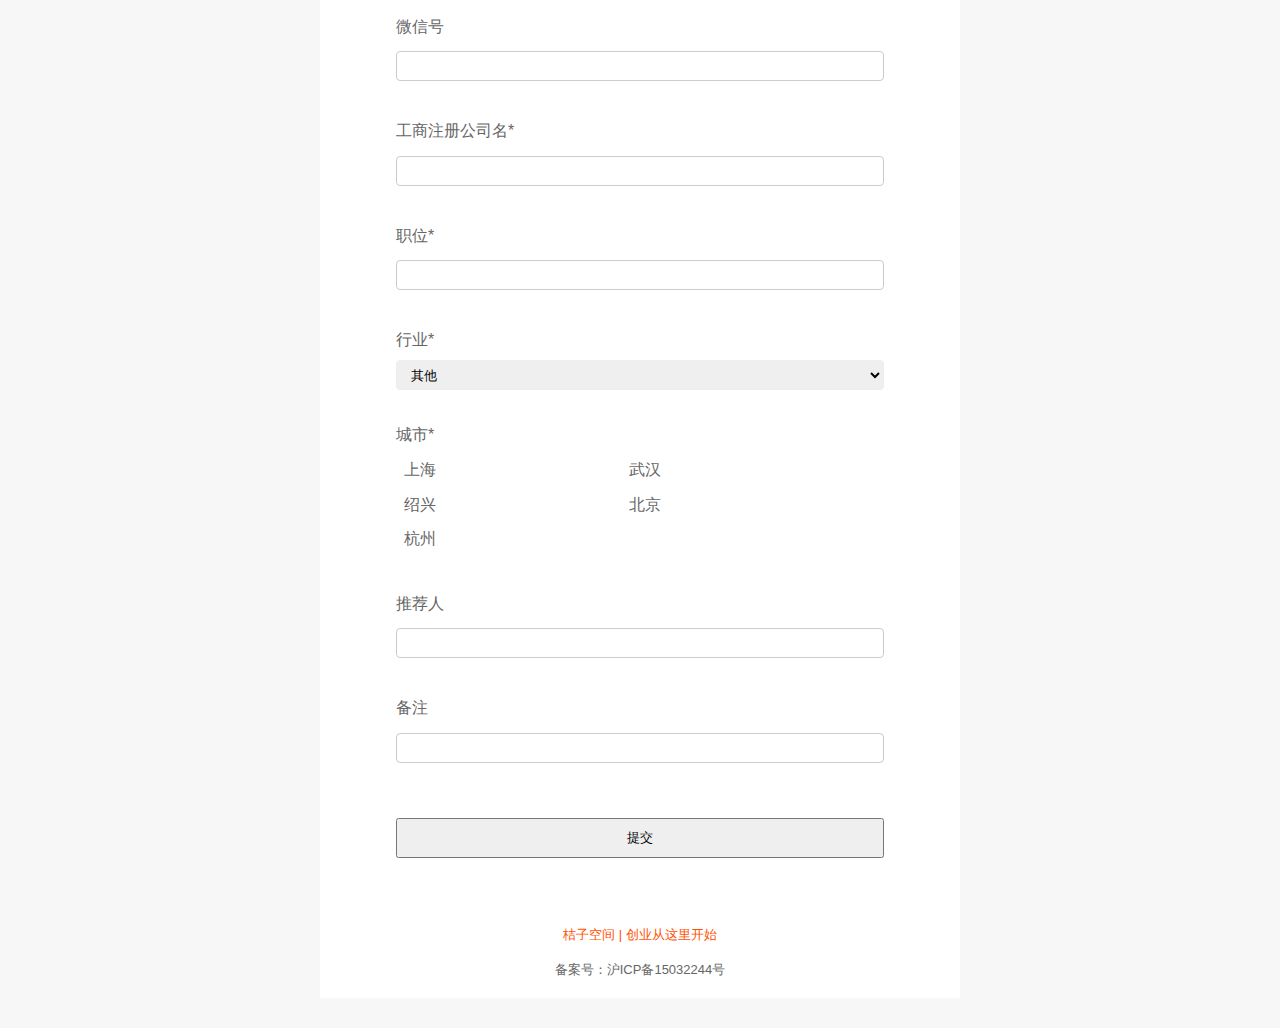
<file: html/html/hysq.html>
<!DOCTYPE html>
<html>
	<head>
		<meta charset="UTF-8">
		<title>桔子空间－连锁联合创业办公孵化空间</title>
		<link rel="shortcut icon" href="../img/index_img/桔子ico.ico">
		<link rel="stylesheet" type="text/css" href="../css/money_css/hysq.css"/>
	</head>
	<body>
		<div id="wrap">
			<div class="content">
				<div class="form_title">
					桔子空间会员申请表
				</div>
				<form action="../../php/code/money_php/hysq.php" method="post" enctype="multipart/form-data">
					<div align="center">Everything is possible.</div>
					<div>JUZI LAB（桔子空间）旗下JUZI CLUB ，诞生于2016年，即创业者连锁俱乐部，目前在全国开设了6家分部，与我们固有凭卡充值消费“会员”理念不同。JUZI CLUB基于为创业者提供更便捷，更高阶的创业后期配套服务。</div>
					<div>
						<label>选择套餐</label>
						<br>
						<label class="special">
							<input type="radio" name="category" id="category" value="299" />
							桔子专享会籍(299/年)
							<span>
								专享服务:
								<br>
								▪ JCAFE.咖啡券＊5份;
								<br>
								▪ 桔子学院（桔子学院线上社区群，参与线下学院1次）;
								<br>
								▪ IT桔子沙龙（参与1次，观众）;
								<br>
								▪ 场地工位＊1/人/周（免费试用）;
								<br>
								▪ 会议室（小型会议室）＊3次／年，提前预约;
								<br>
								▪ 持卡有效期内，充值可享受工位租赁9折优惠（不再与店内其他优惠同享）
								<br>
							</span>
						</label>
						<label class="special">
							<input type="radio" name="category" id="category" value="999" />
							桔子尊享随行(999/年)
							<span>
								专享服务:
								<br>
								▪ JCAFE.咖啡券＊20份;
								<br>
								▪ J.CAFE线上广告／线下推广＊2月;
								<br>
								▪ J.CAFE 咖啡门店独立展示区＊2月;
								<br>
								▪ 桔子学院（桔子学院线上社区群，参与线下学院3次）;
								<br>
								▪ IT桔子沙龙（参与3次，观众）;
								<br>
								▪ 导师坐班（入选1次）;
								<br>
								▪ 桔子路演（入选1次）;
								<br>
								▪ 桔宝早餐（入选1次）;
								<br>
								▪ vip晚宴／年度大会：1次／年（免门票）;
								<br>
								▪ 媒体（广告位／推送）;
								<br>
								&nbsp&nbsp&nbsp官网：桔子空间官网banner广告位＊1周;
								<br>
								&nbsp&nbsp&nbsp微信：桔子空间公众微信号推送＊1次;
								<br>
								▪ 场地工位＊1/人/月（免费试用）;
								<br>
								▪ 会议室（小型会议室）＊10次／年，提前预约;
								<br>
								▪ 免费活动场地＊1次/年（按场地实际情况而定，不包含茶歇）;
								<br>
								<br>
								我们还贴心地为会员免费开通了fa服务
								<br>
								▪ 辅导梳理商业计划书1次;
								<br>
								▪ 项目风投市场反馈1次;
								<br>
								▪ 后续更多服务，双方洽谈财务顾问协议成功后转入下一程序，即全程私募融资;
								<br>
								▪持卡有效期内，充值可享受工位租赁85折优惠；（不再与店内其他优惠同享）
								<br>
							</span>
						</label>
					</div>
					<div>
						<label>姓名*</label>
						<br>
						<input type="text" name="connact_name" class="connact_name" autocomplete="off" />
					</div>
					<div>
						<label>手机*</label>
						<br>
						<input type="text" name="connact_phone" class="connact_phone" autocomplete="off" />
					</div>
					<div>
						<label>邮箱*</label>
						<br>
						<input type="text" name="connact_email" class="connact_email" autocomplete="off" />
					</div>
					<div>
						<label>微信号</label>
						<br>
						<input type="text" name="wechat" class="wechat" autocomplete="off" />
					</div>
					<div>
						<label>工商注册公司名*</label>
						<br>
						<input type="text" name="company_name" class="company_name" autocomplete="off" />
					</div>
					<div>
						<label>职位*</label>
						<br>
						<input type="text" name="position" class="position" autocomplete="off" />
					</div>
					<div>
						<label>行业*</label>
						<br>
						<select name="industry" class="industry">
							<option value="其他">其他</option>
							<option value="电子商务">电子商务</option>
							<option value="社交网络">社交网络</option>
							<option value="智能硬件">智能硬件</option>
							<option value="媒体门户">媒体门户</option>
							<option value="工具软件">工具软件</option>
							<option value="消费生活">消费生活</option>
							<option value="金融">金融</option>
							<option value="医疗健康">医疗健康</option>
							<option value="企业服务">企业服务</option>
							<option value="旅游户外">旅游户外</option>
							<option value="房产家居">房产家居</option>
							<option value="游戏">游戏</option>
							<option value="在线教育">在线教育</option>
							<option value="汽车交通">汽车交通</option>
							<option value="文化娱乐">文化娱乐</option>
						</select>
					</div>
					<div>
						<label>城市*</label>
						<br>
						<label>
							<input type="radio" name="city" id="city" value="上海" />
							上海
						</label>
						<label>
							<input type="radio" name="city" id="city" value="武汉" />
							武汉
						</label>
						<label>
							<input type="radio" name="city" id="city" value="绍兴" />
							绍兴
						</label>
						<label>
							<input type="radio" name="city" id="city" value="北京" />
							北京
						</label>
						<label>
							<input type="radio" name="city" id="city" value="杭州" />
							杭州
						</label>
					</div>
					<div>
						<label>推荐人</label>
						<br>
						<input type="text" name="referee" class="referee" autocomplete="off" />
					</div>
					<div>
						<label>备注</label>
						<br>
						<input type="text" name="note" class="note" autocomplete="off" />
					</div>
					<div class="bar_submit">
						<input type="submit" name="submit" id="submit" value="提交" />
					</div>
				</form>
				<div class="bar_bottom">
					<span class="topic">
						<a href="index.html">桔子空间 | 创业从这里开始</a>
					</span>
					<span class="num">备案号：沪ICP备15032244号</span>
				</div>
			</div>
		</div>
	</body>
	<script src="http://libs.baidu.com/jquery/2.0.0/jquery.min.js"></script>
	<script src="../js/money_js/hysq.js" type="text/javascript" charset="utf-8"></script>
</html>
</file>
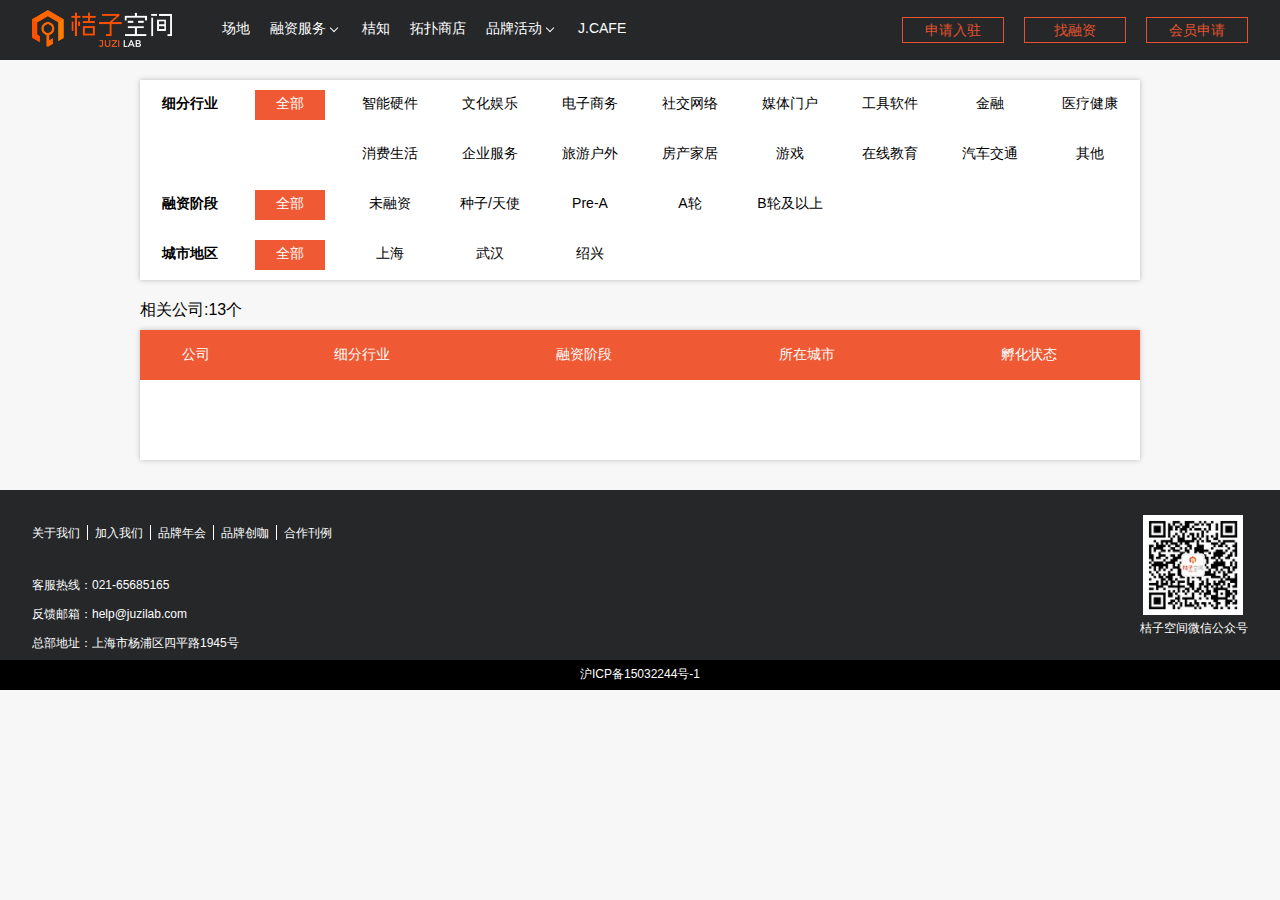
<file: html/html/industry.html>
<!DOCTYPE html>
<html>

	<head>
		<meta charset="UTF-8">
		<title>桔子空间－连锁联合创业办公孵化空间</title>
		<link rel="shortcut icon" href="../img/index_img/桔子ico.ico">
		<link rel="stylesheet" type="text/css" href="../css/index_css/nav.css" />
		<link rel="stylesheet" type="text/css" href="../css/enterProject_css/industry.css" />
		<link rel="stylesheet" type="text/css" href="../css/index_css/footer.css" />
	</head>

	<body>
		<!--导航栏-->
		<div id="nav">
			<div class="nav_center">
				<div class="nav_logo">
					<a href="index.html"><img src="../img/index_img/logo.png"/></a>
				</div>
				<div class="nav_left">
					<ul>
						<li><a href="site.html">场地</a></li>
						<li class="rzfu">
							融资服务
							<span class="caret"></span>
							<ul class="rzfu_menu">
								<li><a href="daoshi.html">导师</a></li>
								<li><a href="enterProject.html">入驻项目</a></li>
							</ul>
						</li>
						<li><a href="juzhi.html">桔知</a></li>
						<li><a href="tpsd.html">拓扑商店</a></li>
						<li class="pphd">品牌活动
							<span class="caret"></span>
							<ul class="pphd_menu">
								<li><a href="space_rate.html">市场合作刊例</a></li>
								<li><a href="juliebian.html">桔裂变大会</a></li>
								<li><a href="activity_day.html?name=全部活动">活动日历</a></li>
							</ul>
						</li>
						<li><a href="J.CAFE.html">J.CAFE</a></li>
					</ul>
				</div>
				<div class="nav_right">
					<a href="hysq.html">会员申请</a>
					<a href="zrz.html">找融资</a>
					<a href="sqrz.html">申请入驻</a>
				</div>
			</div>
		</div>
		<!--主要内容-->
		<div class="search_condition">
			<div class="search_module xfhy">
				<label>
					<b>细分行业</b>
				</label>
				<div style="height: 25px;margin-bottom: 50px;" class="active">全部</div>
				<div>智能硬件</div>
				<div>文化娱乐</div>
				<div>电子商务</div>
				<div>社交网络</div>
				<div>媒体门户</div>
				<div>工具软件</div>
				<div>金融</div>
				<div>医疗健康</div>
				<div>消费生活</div>
				<div>企业服务</div>
				<div>旅游户外</div>
				<div>房产家居</div>
				<div>游戏</div>
				<div>在线教育</div>
				<div>汽车交通</div>
				<div>其他</div>
			</div>
			<div class="search_module rzjd">
				<label>
					<b>融资阶段</b>
				</label>
				<div class="active">全部</div>
				<div>未融资</div>
				<div>种子/天使</div>
				<div>Pre-A</div>
				<div>A轮</div>
				<div>B轮及以上</div>
			</div>
			<div class="search_module csdq">
				<label>
					<b>城市地区</b>
				</label>
				<div class="active">全部</div>
				<div>上海</div>
				<div>武汉</div>
				<div>绍兴</div>
			</div>
		</div>
		<div class="total_cont">
			相关公司:13个
		</div>
		<div class="search_content">
			<table>
				<thead>
					<tr>
						<td>公司</td>
						<td>细分行业</td>
						<td>融资阶段</td>
						<td>所在城市</td>
						<td>孵化状态</td>
					</tr>
				</thead>
				<tbody class="detial_list"></tbody>
			</table>
			<div class="tcdPageCode">
				
			</div>
		</div>
		<!--底部-->
	    <div id="footer">
	    		<div class="content">
	    			<div class="content_center">
	    				<div class="left1">
	    					<ul>
	    						<a href="About Us.html"><li>关于我们</li></a>
	    						<a href="Join us.html"><li>加入我们</li></a>
	    						<a href="juliebian.html"><li>品牌年会</li></a>
	    						<a href="J.CAFE.html"><li>品牌创咖</li></a>
	    						<a href="space_rate.html"><li>合作刊例</li></a>
	    					</ul>
	    					<p>客服热线：021-65685165</p>
	    					<p>反馈邮箱：help@juzilab.com</p>
	    					<p>总部地址：上海市杨浦区四平路1945号</p>
	    				</div>
	    				<div class="right">
	    					<div class="code">
	    						<img src="../img/index_img/code.jpg"/>
	    						<span>桔子空间微信公众号</span>
	    					</div>
	    				</div>
	    			</div>
	    		</div>
	    		<div class="bottom">
	    			<span>沪ICP备15032244号-1</span>
	    		</div>
	    </div>
	</body>
	<script src="http://libs.baidu.com/jquery/2.0.0/jquery.min.js"></script>
	<script src="../source/jquery.page.js" type="text/javascript" charset="utf-8"></script>
	<script src="../js/enterProject_js/industry.js" type="text/javascript" charset="utf-8"></script>
</html>
</file>
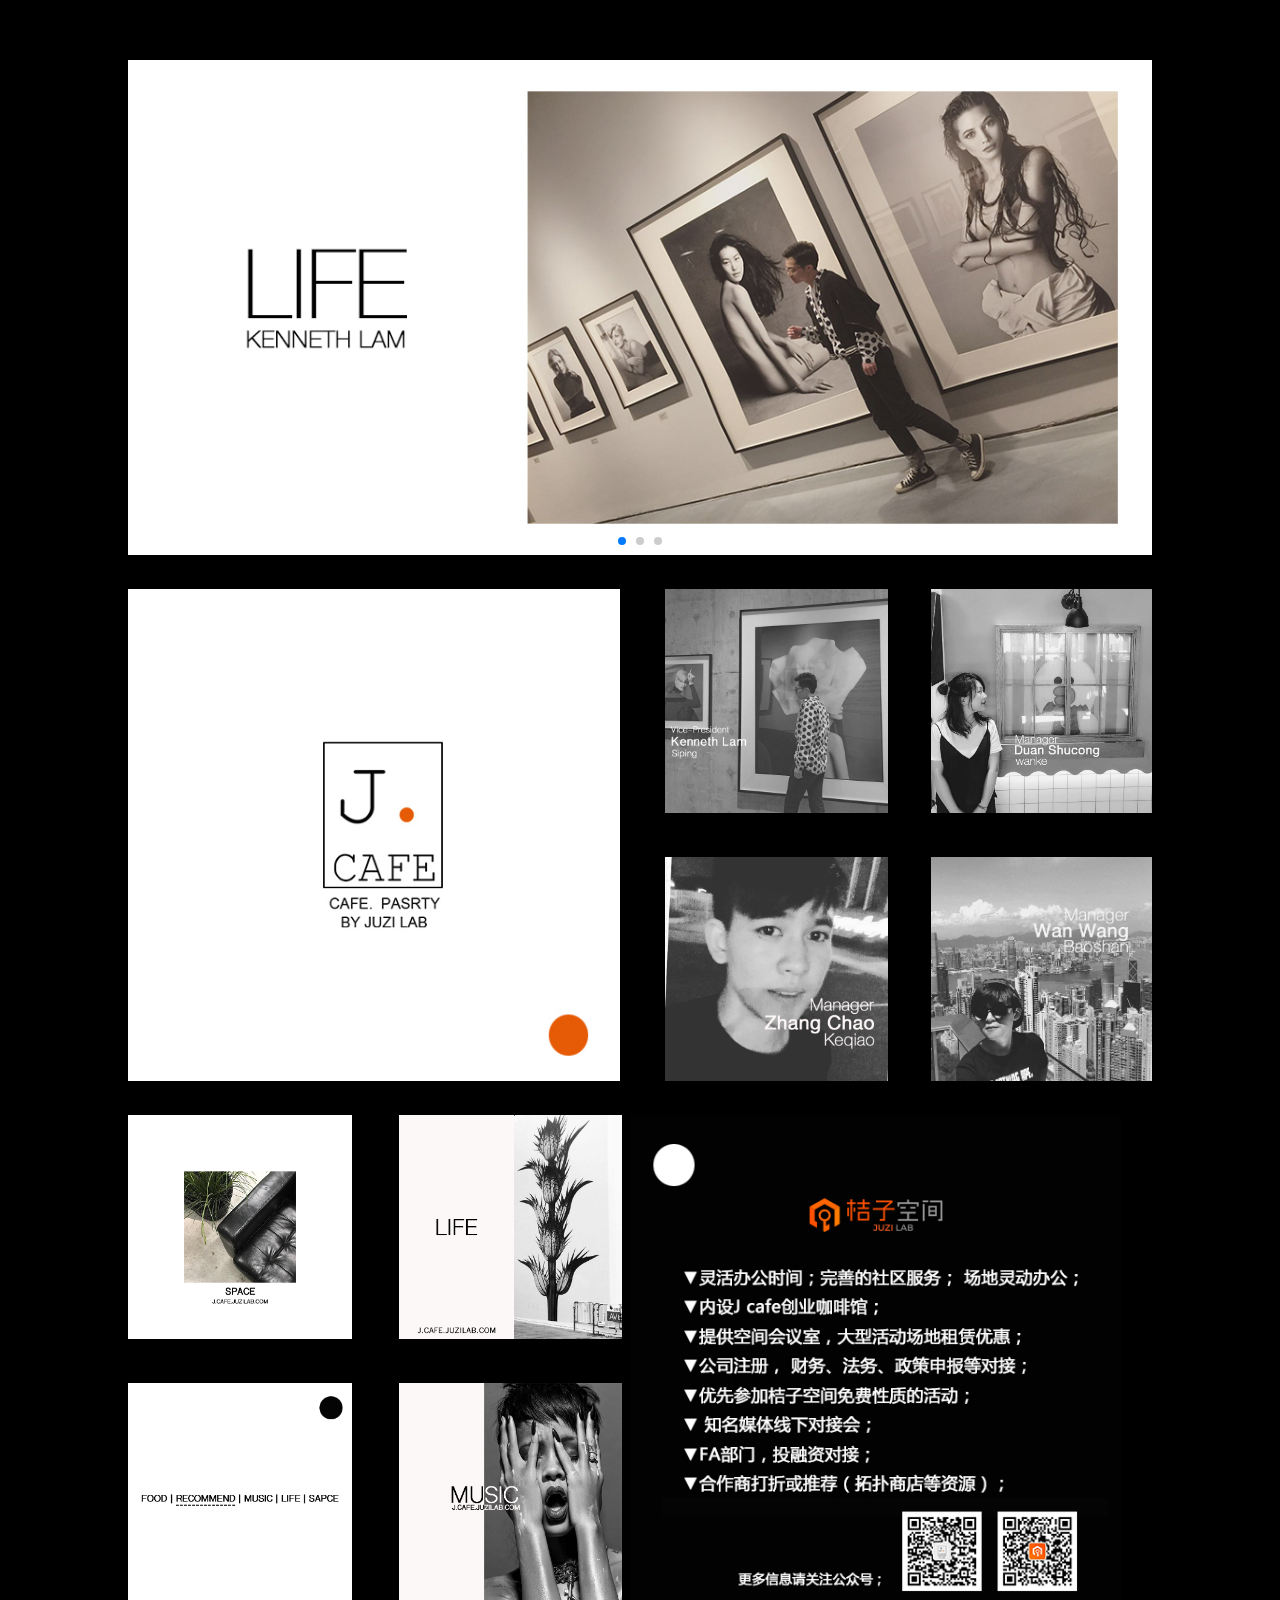
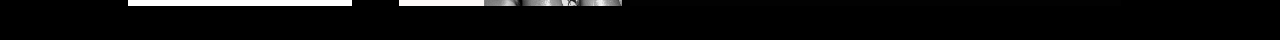
<file: html/html/J.CAFE.html>
<!DOCTYPE html>
<html lang="en">
<head>
  <meta charset="UTF-8">
  <meta name="viewport" content="width=device-width, initial-scale=1.0">
  <meta http-equiv="X-UA-Compatible" content="ie=edge">
  <link rel="stylesheet" type="text/css" href="../css/J.CAFE_css/J.CAFE.css"/>
  <link rel="stylesheet" type="text/css" href="../source/swiper-3.3.1.min.css"/>
  <title>桔子空间－连锁联合创业办公孵化空间</title>
  <link rel="shortcut icon" href="../img/index_img/桔子ico.ico">
</head>
<body style=" background: #000;">
  <!-- 轮播图-->
  <div id="lunbo">
    <div class="swiper-container">
          <div class="swiper-wrapper">
              <div class="swiper-slide"><img src="../img/J.CAFE.img/jcafe1.jpg" alt="" style="max-width:100%;height:auto;width:100%" ></div>
              <div class="swiper-slide"><img src="../img/J.CAFE.img/jcafe2.jpg" alt="" style="max-width:100%;height:auto;width:100%"></div>
              <div class="swiper-slide"><img src="../img/J.CAFE.img/jcafe3.jpg" alt="" style="max-width:100%;height:auto;width:100%"></div>
          </div>
          <!-- Add Pagination -->
          <div class="swiper-pagination"></div>
          <!-- Add Arrows -->
          <!-- <div class="swiper-button-next" style=""></div>
          <div class="swiper-button-prev"></div> -->
      </div>
  </div>

  <!-- 内容 -->
  <div id="content">
     <div class="left">
       <a href="#ff">
         <img src="../img/J.CAFE.img/1.jpg" alt="" />
       </a>
     </div>
     <div class="right">
        <div class="rigg">
          <div class="right1">
            <img src="../img/J.CAFE.img/2.jpg" alt="" />
          </div>
            <div class="rig1">四平店 城市概念店</div>
        </div>
        <div class="rigg1">
          <div class="right2">
            <img src="../img/J.CAFE.img/4.jpg" alt="">
          </div>
          <div class="rig1">桥河店</div>
     </div>
  </div>


  <div class="zuo">
     <div class="rigg">
       <div class="right1">
         <img src="../img/J.CAFE.img/3.jpg" alt="" />
       </div>
         <div class="rig1">万科店</div>
     </div>
     <div class="rigg1">
       <div class="right2">
         <img src="../img/J.CAFE.img/5.jpg" alt="">
       </div>
       <div class="rig1">宝山店</div>
     <div/>
  </div>
 </div>

</div>

</div>










<div id="ll">
   <!-- <div class="left">
     <a href="#ff">
       <img src="../img/J.CAFE.img/dd.jpg" alt="" />
     </a>
   </div> -->
   <div class="right">
      <div class="rigg">
        <div class="right1">
          <img src="../img/J.CAFE.img/6.jpg" alt="" />
        </div>
          <div class="rig1">办公场地</div>
      </div>
      <div class="rigg1">
        <div class="right2">
          <img src="../img/J.CAFE.img/8.jpg" alt="">
        </div>
        <div class="rig1">创投推荐</div>
   </div>
</div>


<div class="zuo">
   <div class="rigg">
     <div class="right1">
       <img src="../img/J.CAFE.img/7.jpg" alt="" />
     </div>
       <div class="rig1">生活时尚</div>
   </div>
   <div class="rigg1">
     <div class="right2">
       <img src="../img/J.CAFE.img/9.jpg" alt="">
     </div>
     <div class="rig1">POP音乐</div>
   <div/>
</div>
</div>








<!-- <div class="left">
  <a href="#ff">
    <img src="../img/J.CAFE.img/dd.jpg" alt="" />
  </a>
</div> -->
</div>
<div class="left">
  <a href="index.html">
    <img src="../img/J.CAFE.img/dd.jpg" alt="" />
  </a>
</div>
</div>
</body>






<!-- <script src="../js/index_js/J.CAFE.js" charset="utf-8"></script> -->
<script src="http://libs.baidu.com/jquery/2.0.0/jquery.min.js "></script>
<script src="../source/swiper-3.3.1.min.js " type="text/javascript " charset="utf-8 "></script>
<script type="text/javascript">
	var swiper = new Swiper('.swiper-container', {
       pagination: '.swiper-pagination',
       nextButton: '.swiper-button-next',
       prevButton: '.swiper-button-prev',
       slidesPerView: 1,
       paginationClickable: true,
       spaceBetween: 30,
       loop: true,
       autoplay:3000
   });
</script>
</html>
</file>
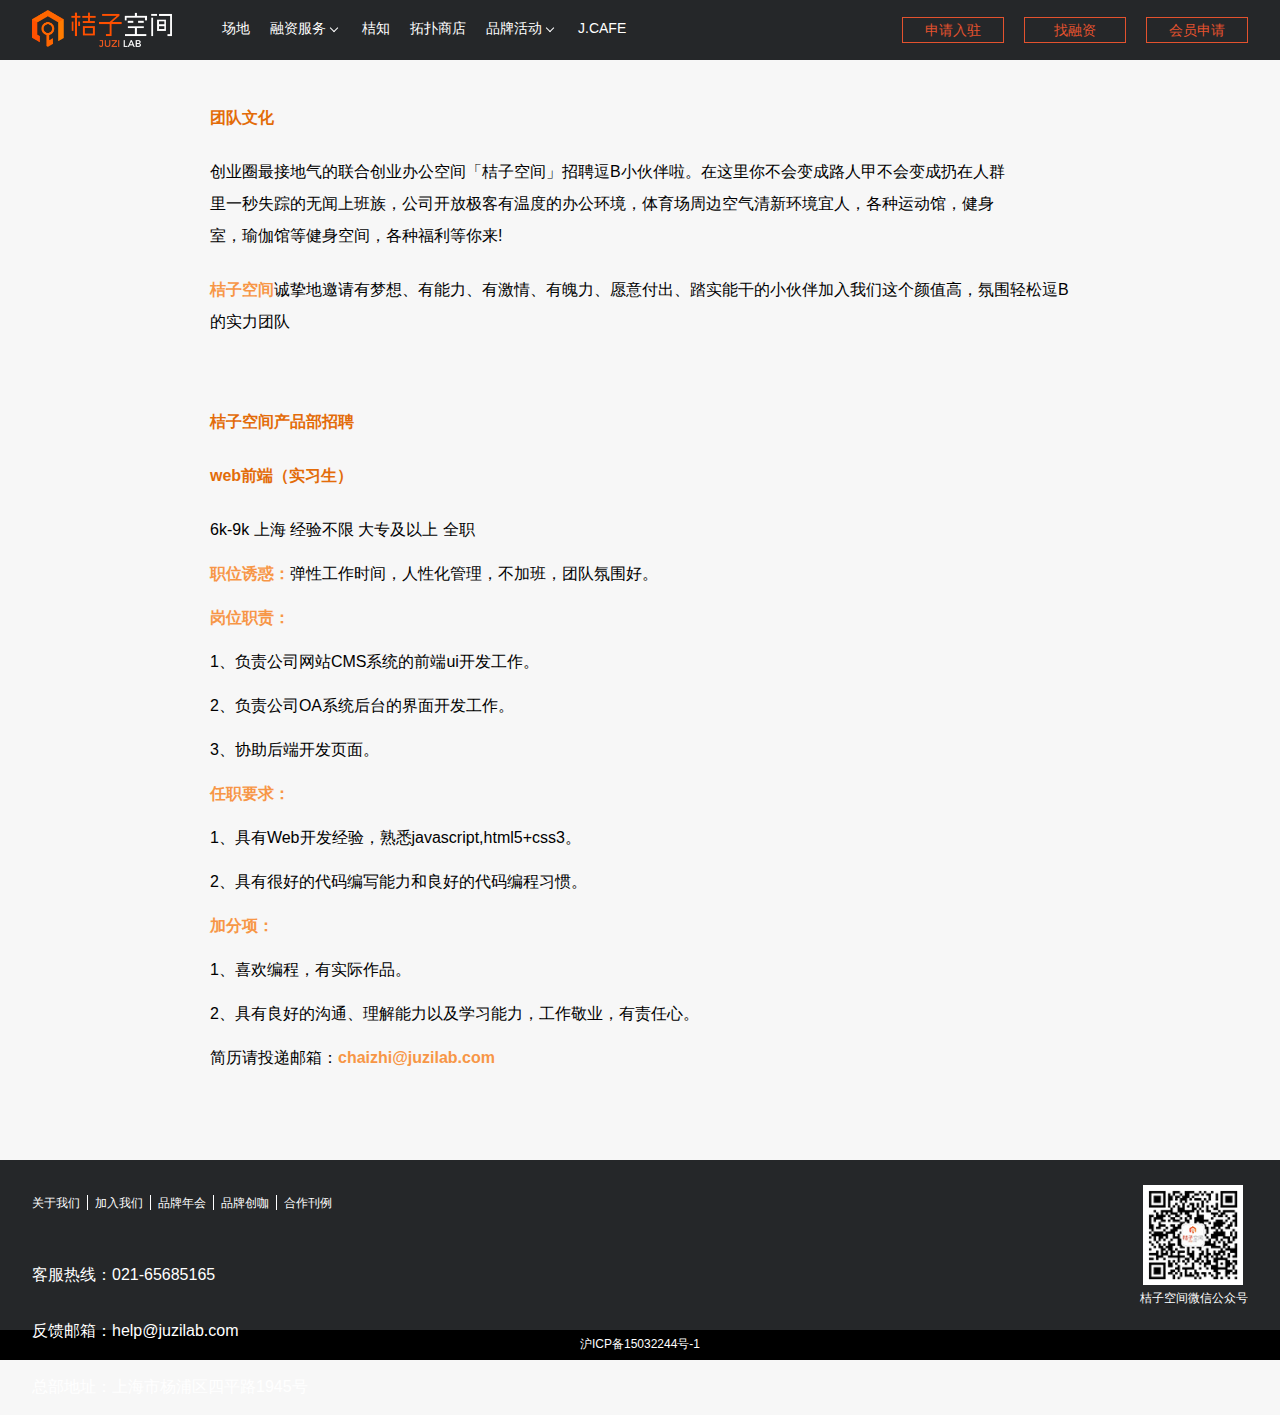
<file: html/html/Join us.html>
<!DOCTYPE html>
<html lang="en">
<head>
  <meta charset="UTF-8">
  <meta name="viewport" content="width=device-width, initial-scale=1.0">
  <meta http-equiv="X-UA-Compatible" content="ie=edge">
  <title>桔子空间－连锁联合创业办公孵化空间</title>
  <link rel="shortcut icon" href="../img/index_img/桔子ico.ico">
  <link rel="stylesheet" type="text/css" href="../css/index_css/nav.css" />
  <link rel="stylesheet" type="text/css" href="../css/index_css/footer.css"/>
  <link rel="stylesheet" type="text/css" href="../css/Us_css/Join Us.css"/>
</head>
<body>
  <!--导航栏-->
		<div id="nav">
			<div class="nav_center">
				<div class="nav_logo">
					<a href="index.html"><img src="../img/index_img/logo.png"/></a>
				</div>
				<div class="nav_left">
					<ul>
						<li><a href="site.html">场地</a></li>
						<li class="rzfu">
							融资服务
							<span class="caret"></span>
							<ul class="rzfu_menu">
								<li><a href="daoshi.html">导师</a></li>
								<li><a href="enterProject.html">入驻项目</a></li>
							</ul>
						</li>
						<li><a href="juzhi.html">桔知</a></li>
						<li><a href="tpsd.html">拓扑商店</a></li>
						<li class="pphd">品牌活动
							<span class="caret"></span>
							<ul class="pphd_menu">
								<li><a href="space_rate.html">市场合作刊例</a></li>
								<li><a href="juliebian.html">桔裂变大会</a></li>
								<li><a href="activity_day.html?name=全部活动">活动日历</a></li>
							</ul>
						</li>
						<li><a href="J.CAFE.html">J.CAFE</a></li>
					</ul>
				</div>
				<div class="nav_right">
					<a href="hysq.html">会员申请</a>
					<a href="zrz.html">找融资</a>
					<a href="sqrz.html">申请入驻</a>
				</div>
			</div>
		</div>
  <!-- 内容 -->
 <div id="content">
   <p style="line-height:2em;font-size:16px;white-space:normal;color: rgb(227, 108, 9);height: 32px; padding-bottom:10px;"><sapan><strong>团队文化</strong></sapan></p>
   <p style="line-height:2em;font-size:16px;white-space:normal; width:806px;padding-bottom:10px;">创业圈最接地气的联合创业办公空间「桔子空间」招聘逗B小伙伴啦。在这里你不会变成路人甲不会变成扔在人群里一秒失踪的无闻上班族，公司开放极客有温度的办公环境，体育场周边空气清新环境宜人，各种运动馆，健身室，瑜伽馆等健身空间，各种福利等你来!</p>
   <p><span style="color: rgb(247, 150, 70);display:inline-block;font-weight: bold;">桔子空间</span>诚挚地邀请有梦想、有能力、有激情、有魄力、愿意付出、踏实能干的小伙伴加入我们这个颜值高，氛围轻松逗B的实力团队</p>
   <p style="line-height:2em;font-size:18px;white-space:normal;height: 32px;padding:12px;"></p>
   <p style="line-height:2em;font-size:16px;white-space:normal;color: rgb(227, 108, 9);height: 32px; padding-bottom:10px;"><sapan><strong>桔子空间产品部招聘</strong></sapan></p>
   <p style="line-height:2em;font-size:16px;white-space:normal;color: rgb(227, 108, 9);height: 32px; padding-bottom:10px;"><sapan><strong>web前端（实习生）</strong></sapan></p>
   <p>6k-9k 上海 经验不限 大专及以上 全职</p>
   <p><span style="color: rgb(247, 150, 70);display:inline-block; font-weight: bold;">职位诱惑：</span>弹性工作时间，人性化管理，不加班，团队氛围好。</p>
   <p><span style="color: rgb(247, 150, 70);display:inline-block; font-weight: bold;">岗位职责：</span></p>
   <p>1、负责公司网站CMS系统的前端ui开发工作。</p>
   <p>2、负责公司OA系统后台的界面开发工作。</p>
   <p>3、协助后端开发页面。</p>
   <p><span style="color: rgb(247, 150, 70);display:inline-block; font-weight: bold;">任职要求：</span></p>
   <p>1、具有Web开发经验，熟悉javascript,html5+css3。</p>
   <p>2、具有很好的代码编写能力和良好的代码编程习惯。</p>
   <p><span style="color: rgb(247, 150, 70);display:inline-block; font-weight: bold;">加分项：</span></p>
   <p>1、喜欢编程，有实际作品。</p>
   <p>2、具有良好的沟通、理解能力以及学习能力，工作敬业，有责任心。</p>
   <p>简历请投递邮箱：<span style="color: rgb(247, 150, 70);display:inline-block; font-weight: bold;">chaizhi@juzilab.com</span></p>
   <p style="line-height:2em;font-size:18px;white-space:normal;height: 32px;padding:12px;"></p>
 </div>
 <!--底部-->
	    <div id="footer">
	    		<div class="content">
	    			<div class="content_center">
	    				<div class="left1">
	    					<ul>
	    						<a href="About Us.html"><li>关于我们</li></a>
	    						<a href="Join us.html"><li>加入我们</li></a>
	    						<a href="juliebian.html"><li>品牌年会</li></a>
	    						<a href="J.CAFE.html"><li>品牌创咖</li></a>
	    						<a href="space_rate.html"><li>合作刊例</li></a>
	    					</ul>
	    					<p>客服热线：021-65685165</p>
	    					<p>反馈邮箱：help@juzilab.com</p>
	    					<p>总部地址：上海市杨浦区四平路1945号</p>
	    				</div>
	    				<div class="right">
	    					<div class="code">
	    						<img src="../img/index_img/code.jpg"/>
	    						<span>桔子空间微信公众号</span>
	    					</div>
	    				</div>
	    			</div>
	    		</div>
	    		<div class="bottom">
	    			<span>沪ICP备15032244号-1</span>
	    		</div>
	    </div>
</body>
<script src="http://libs.baidu.com/jquery/2.0.0/jquery.min.js"></script>
<script src="../js/index_js/nav.js" type="text/javascript" charset="utf-8"></script>
</html>
</file>
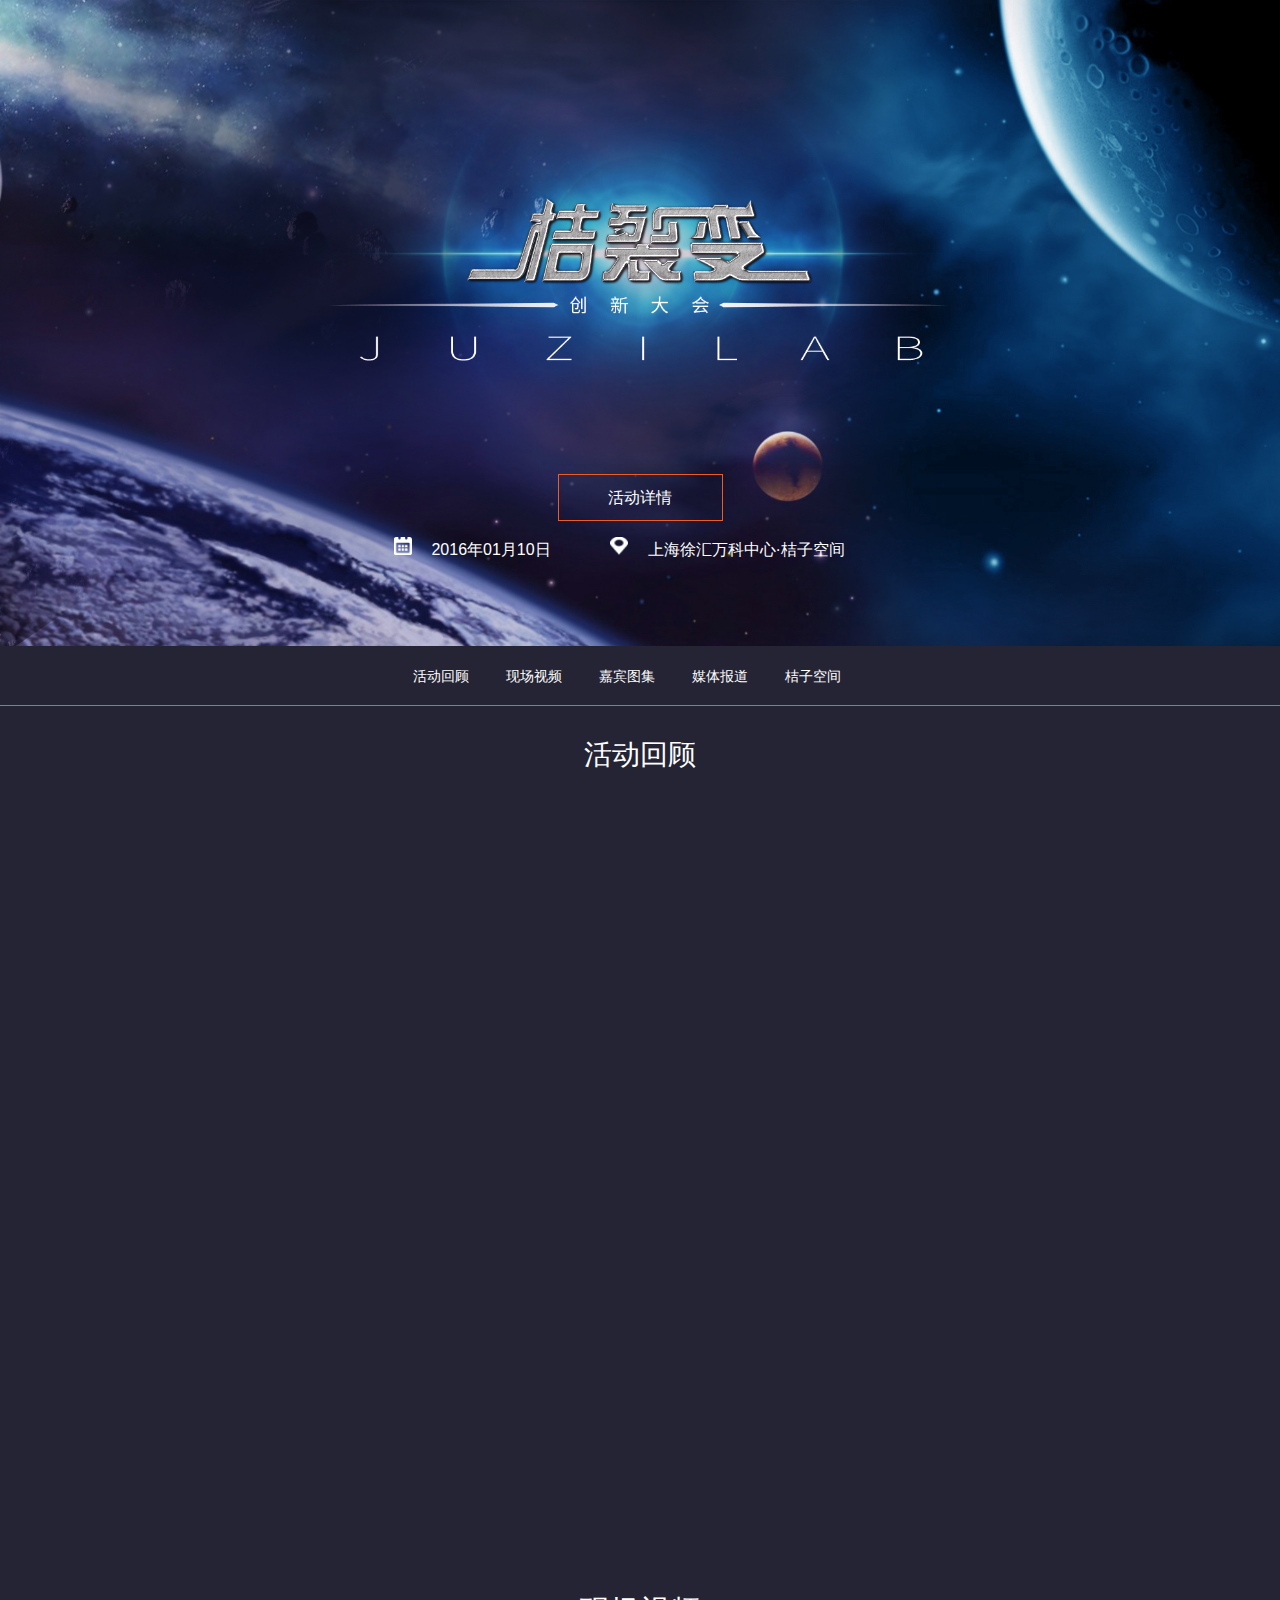
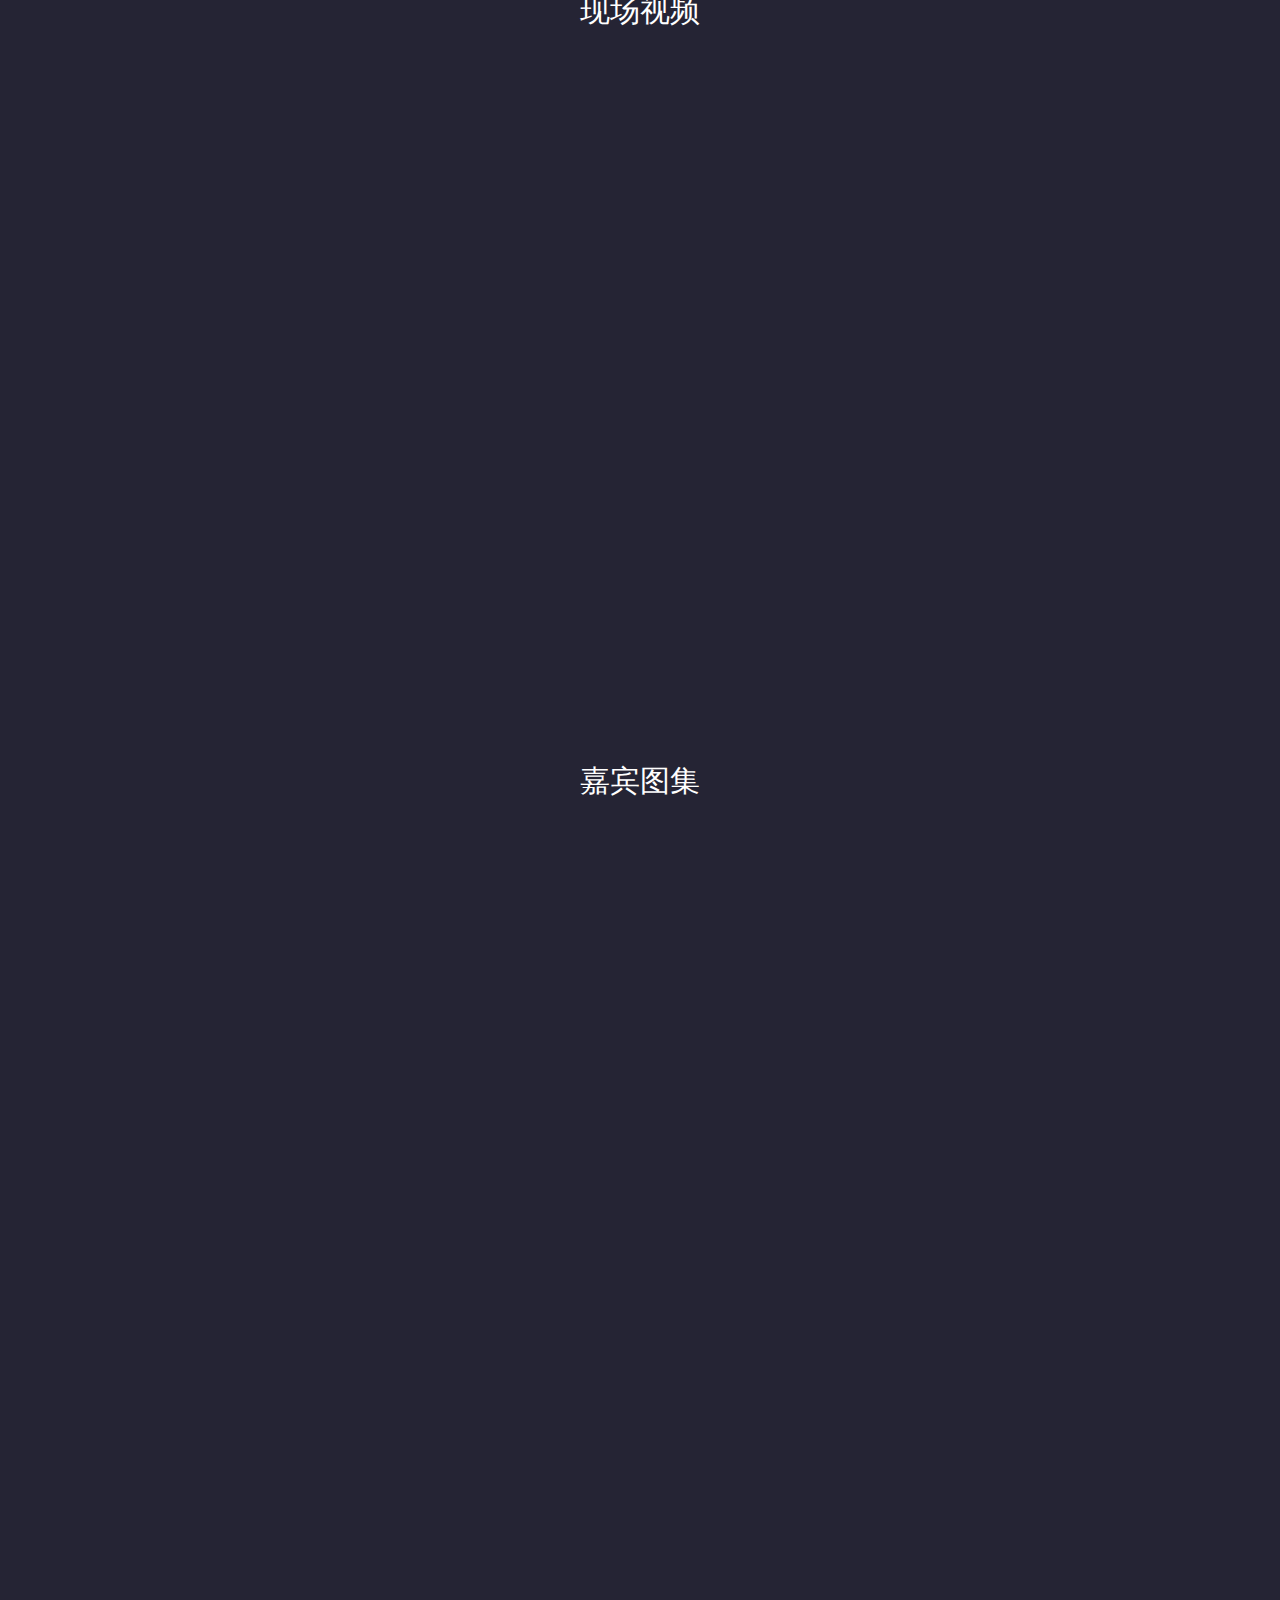
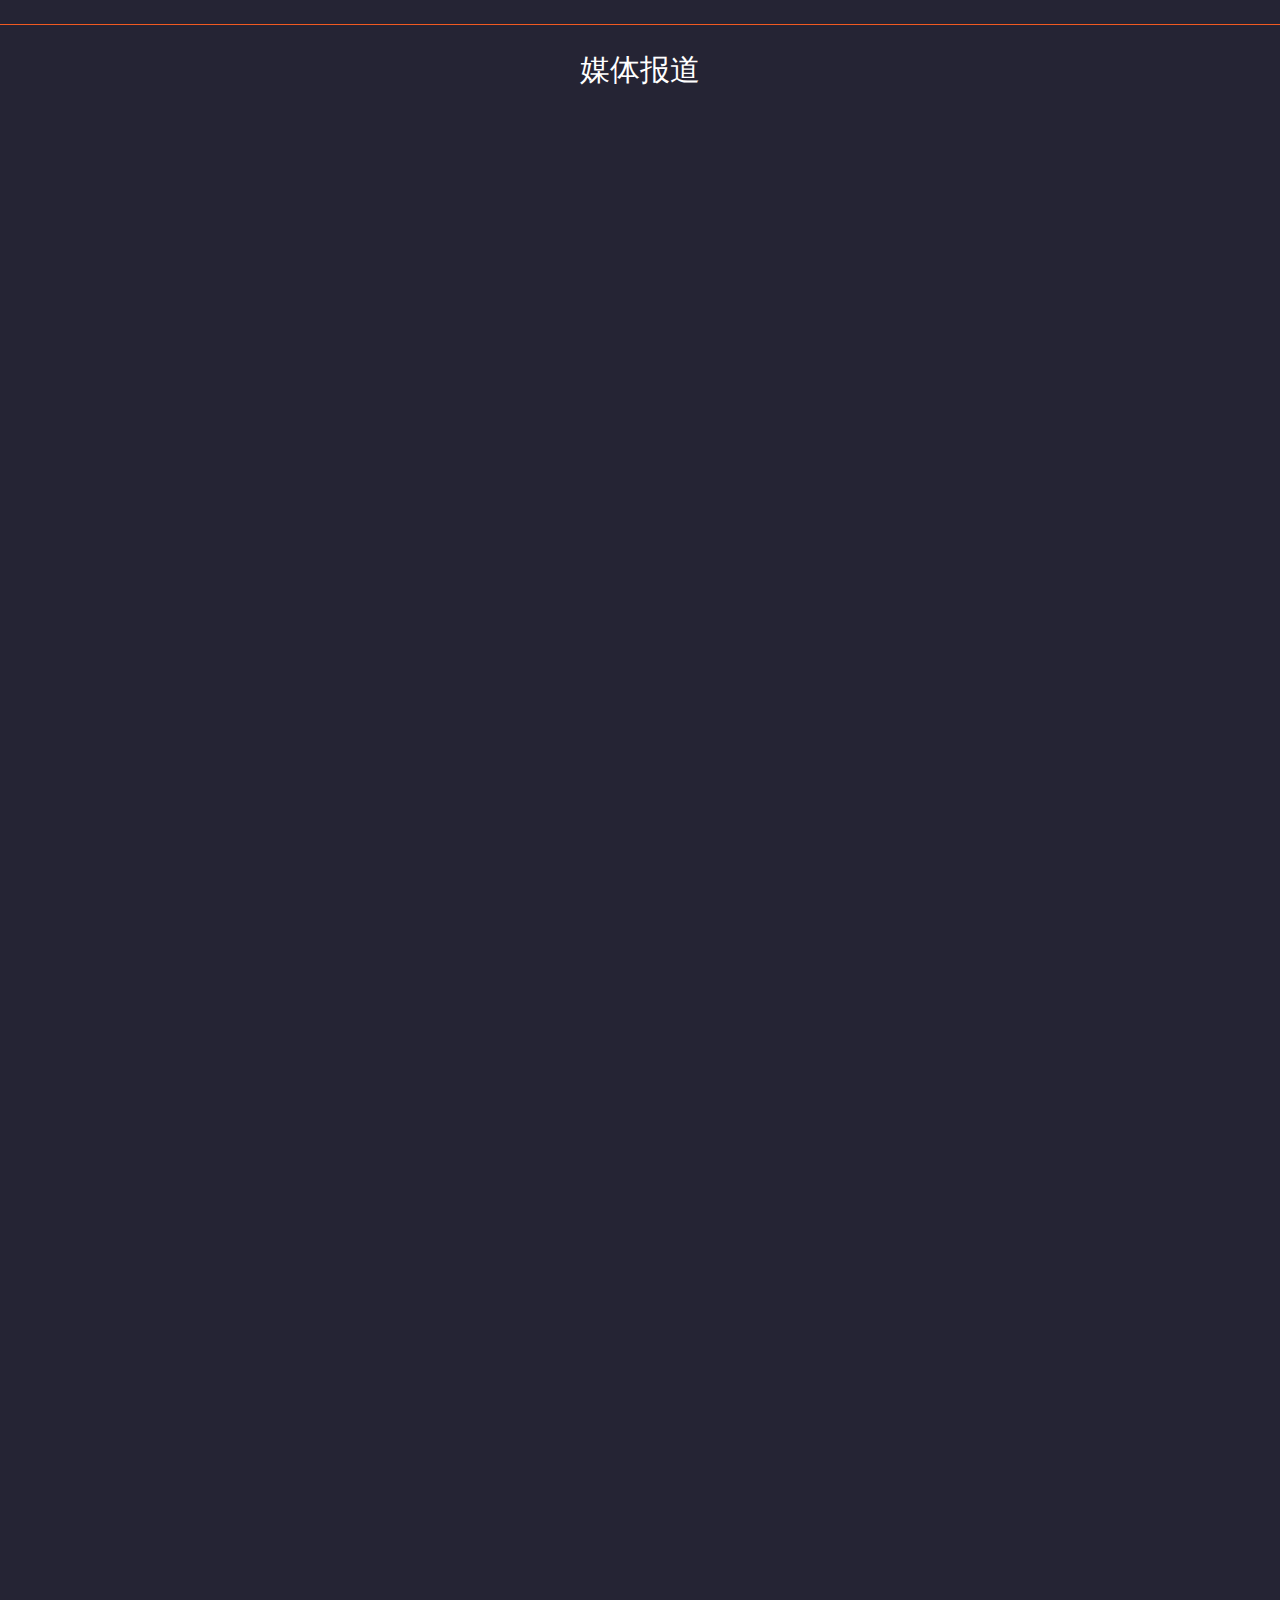
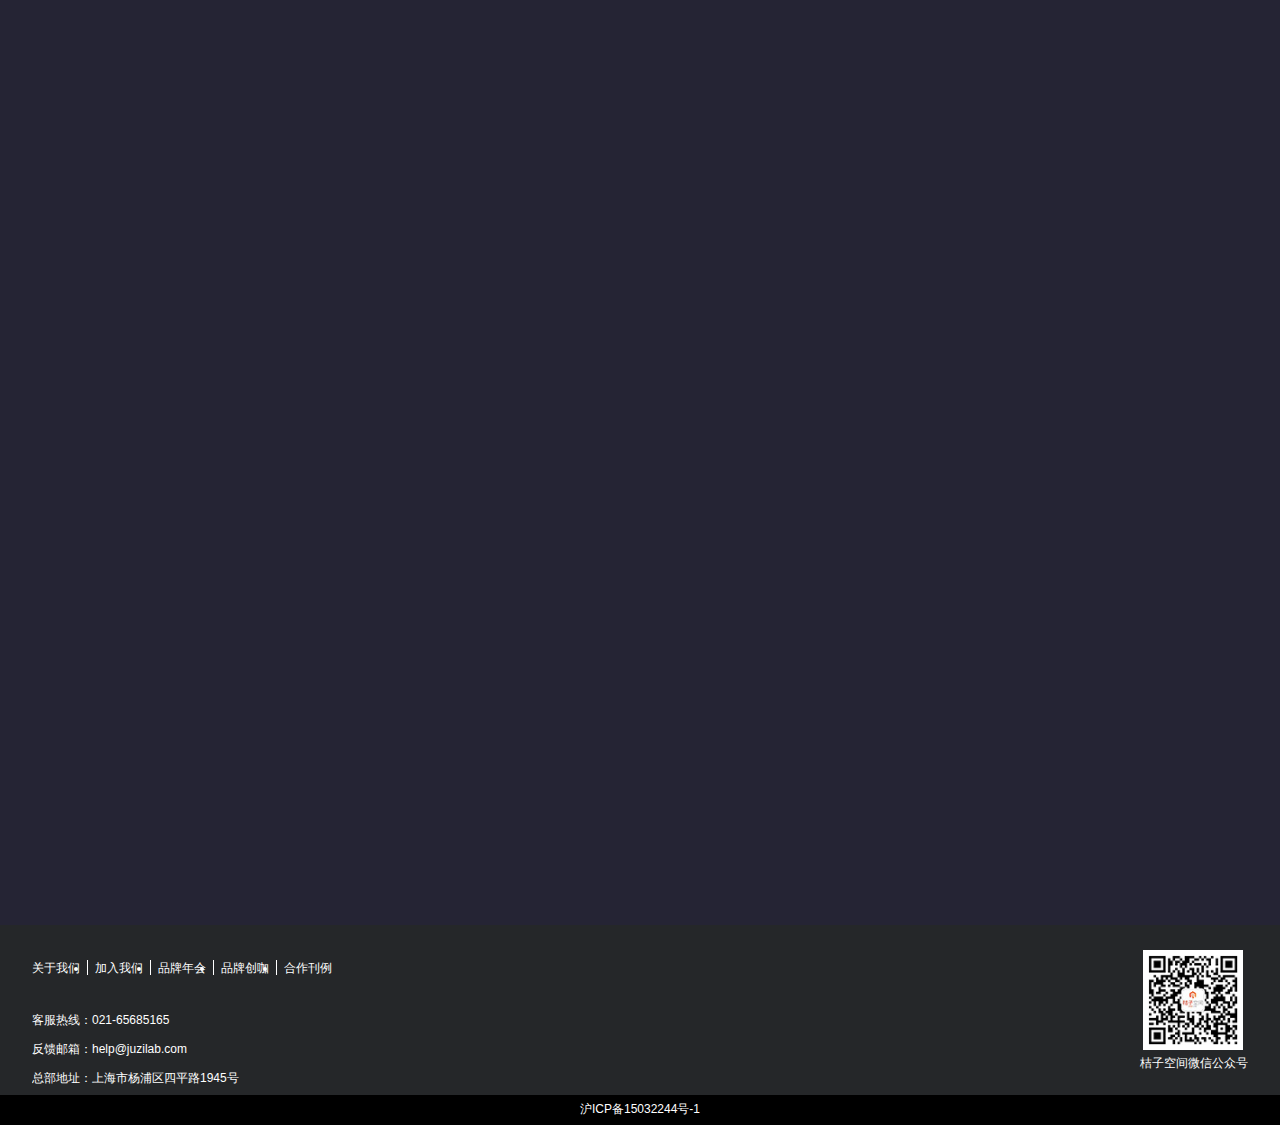
<file: html/html/juliebian.html>
<!DOCTYPE html>
<html lang="en">

	<head>
		<meta charset="UTF-8">
		<meta name="viewport" content="width=device-width, initial-scale=1.0">
		<meta http-equiv="X-UA-Compatible" content="ie=edge">
		<link rel="stylesheet" type="text/css" href="../css/juliebian_css/juliebian.css" />
		<link rel="stylesheet" type="text/css" href="../css/index_css/footer.css" />
		<title>桔子空间－连锁联合创业办公孵化空间</title>
		<link rel="shortcut icon" href="../img/index_img/桔子ico.ico">
	</head>

	<body>
		<!-- 顶部 -->
		<div id="logo">
			<img src="../img/juliebian_img/logo.jpg" alt="" />
			<div class="content">
				<a href="juliebian2.html" class="hd">活动详情</a>
				<div class="cal">
					<img src="../img/juliebian_img/calendar.png" alt="">
					<span style="margin-left:15px; margin-bottom:25px;display:">2016年01月10日</span>
					<img src="../img/juliebian_img/address.png" alt="" / style="margin-left:55px;" id="hdhg">
					<span style="margin-left:15px;">上海徐汇万科中心·桔子空间</span>
				</div>
			</div>
		</div>

		<div id="content">
			<!-- 导航栏 -->
			<div id="nav">
				<ul id="navul">
					<a href="#hdhg">
						<li class="ggg">活动回顾</li>
					</a>
					<a href="#scsp" name="xcsp">
						<li class="ggg">现场视频</li>
					</a>
					<a href="#FFFh" name="jbtj">
						<li class="ggg">嘉宾图集</li>
					</a>
					<a href="#FFFj">
						<li class="ggg">媒体报道</li>
					</a>
					<a href="http://127.0.0.1/%E7%BB%88%E6%9E%81%E9%A1%B9%E7%9B%AE/html/html/index.html">
						<li>桔子空间</li>
					</a>
				</ul>
			</div>

			<!-- 内容 -->
			<div class="content aaa">
				<span class="h2">活动回顾</span>
			</div>
			<!--视屏-->
			<div id="video">
				<a href="#sdgfdsgdfsghdfhjhfghj" id="scsp" style="position:absolute;width:50px;height:50px;background-color: #252434;top:800px;z-index:-100;opacity: 0;"></a>
				<a href="#xcspss" name="xcsp"><span>现场视频</span></a>
				<div class="content"></div>

			</div>

			<!--嘉宾图集-->
			<div id="guest">
				<a href="#sdgfdsgdfsghdfhjh" id="FFFh" style="position:absolute;width:50px;height:50px;background-color: #252434;top:1500px;z-index:-100;opacity: 0;"></a>
				<div class="content">
					<span>嘉宾图集</span>
				</div>
			</div>

			<!-- 媒体报道-->
			<div id="report">
				<a href="#sdgfdsgdfsghd" id="FFFj" style="position:absolute;width:50px;height:50px;background-color: #252434;top:2470px;z-index:-100;opacity: 0;"></a>
				<div class="content">
					<span>媒体报道</span>
				</div>

			</div>

		</div>

		<!--底部-->
	    <div id="footer">
	    		<div class="content">
	    			<div class="content_center">
	    				<div class="left1">
	    					<ul>
	    						<a href="About Us.html"><li>关于我们</li></a>
	    						<a href="Join us.html"><li>加入我们</li></a>
	    						<a href="juliebian.html"><li>品牌年会</li></a>
	    						<a href="J.CAFE.html"><li>品牌创咖</li></a>
	    						<a href="space_rate.html"><li>合作刊例</li></a>
	    					</ul>
	    					<p>客服热线：021-65685165</p>
	    					<p>反馈邮箱：help@juzilab.com</p>
	    					<p>总部地址：上海市杨浦区四平路1945号</p>
	    				</div>
	    				<div class="right">
	    					<div class="code">
	    						<img src="../img/index_img/code.jpg"/>
	    						<span>桔子空间微信公众号</span>
	    					</div>
	    				</div>
	    			</div>
	    		</div>
	    		<div class="bottom">
	    			<span>沪ICP备15032244号-1</span>
	    		</div>
	    </div>
	</body>
	<script src="http://libs.baidu.com/jquery/2.0.0/jquery.min.js "></script>
	<script src="../js/juliebian_js/juliebian.js" type="text/javascript" charset="utf-8"></script>

</html>
</file>
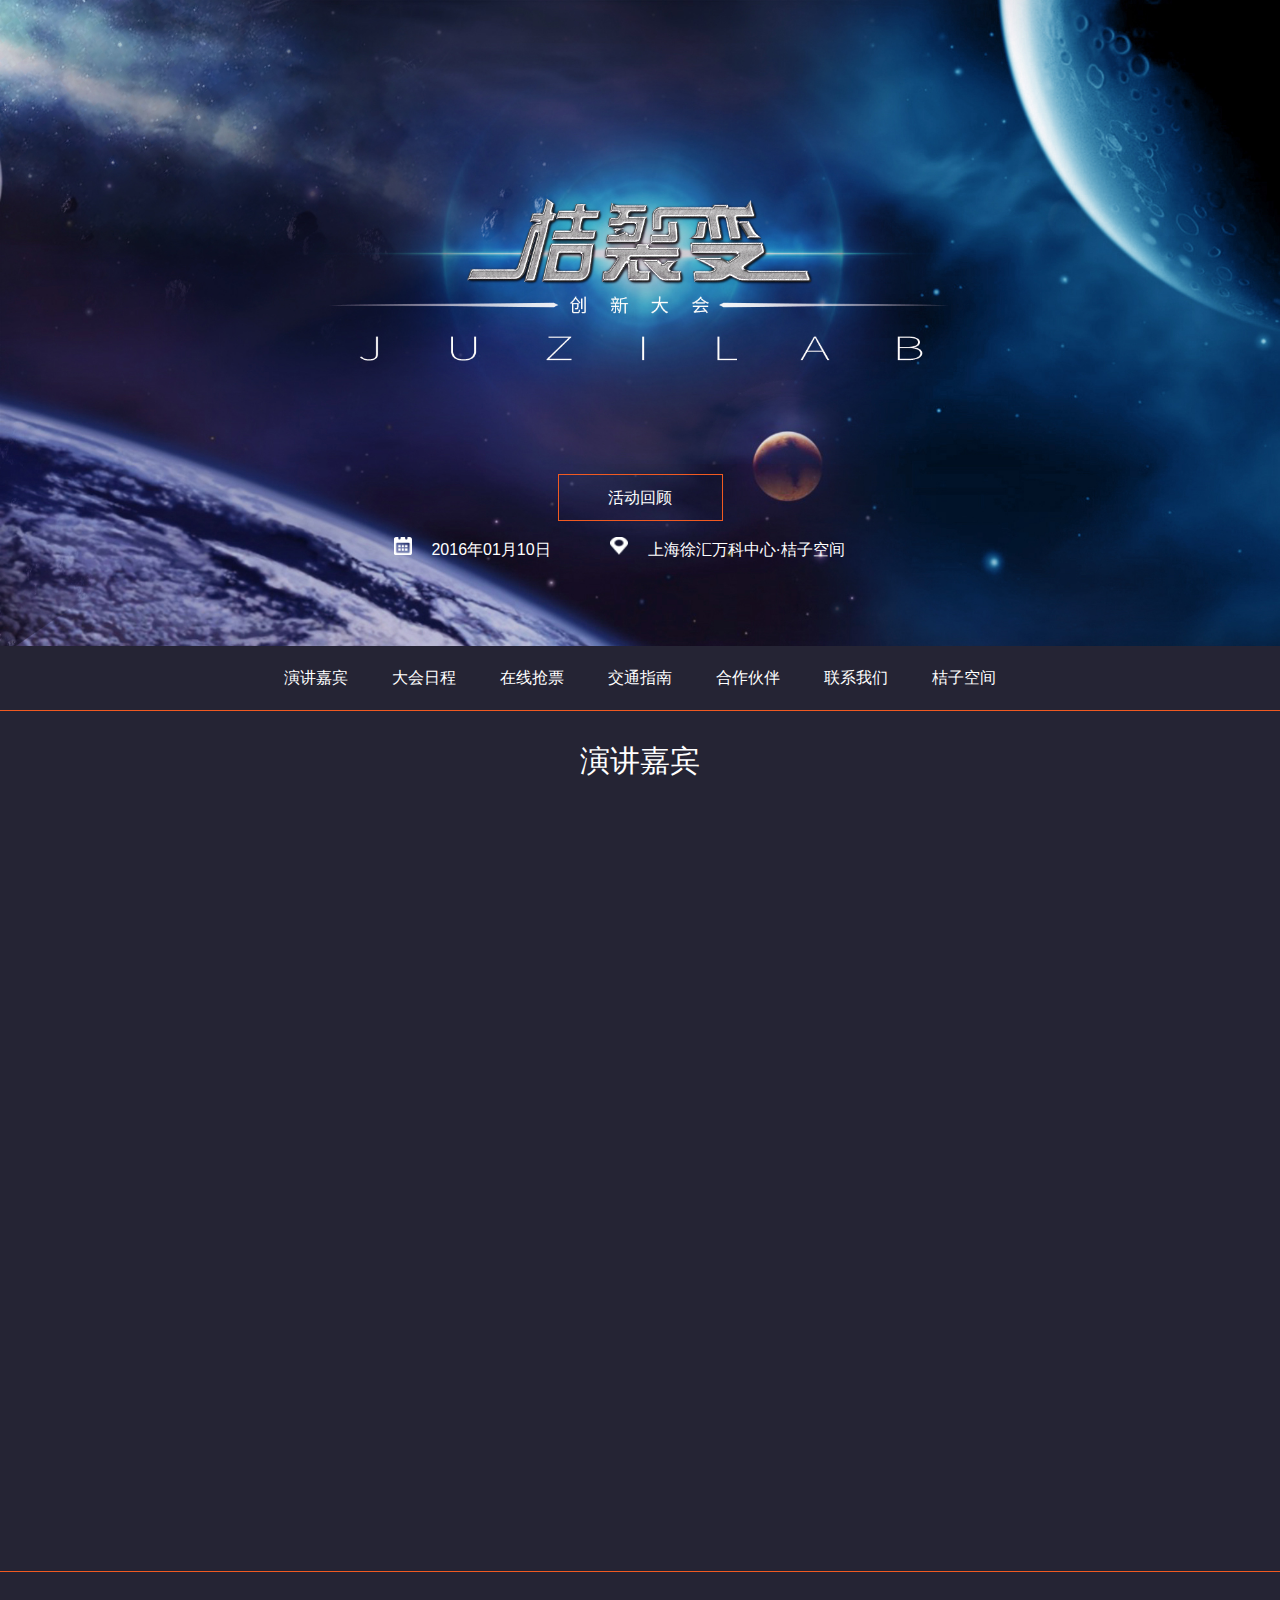
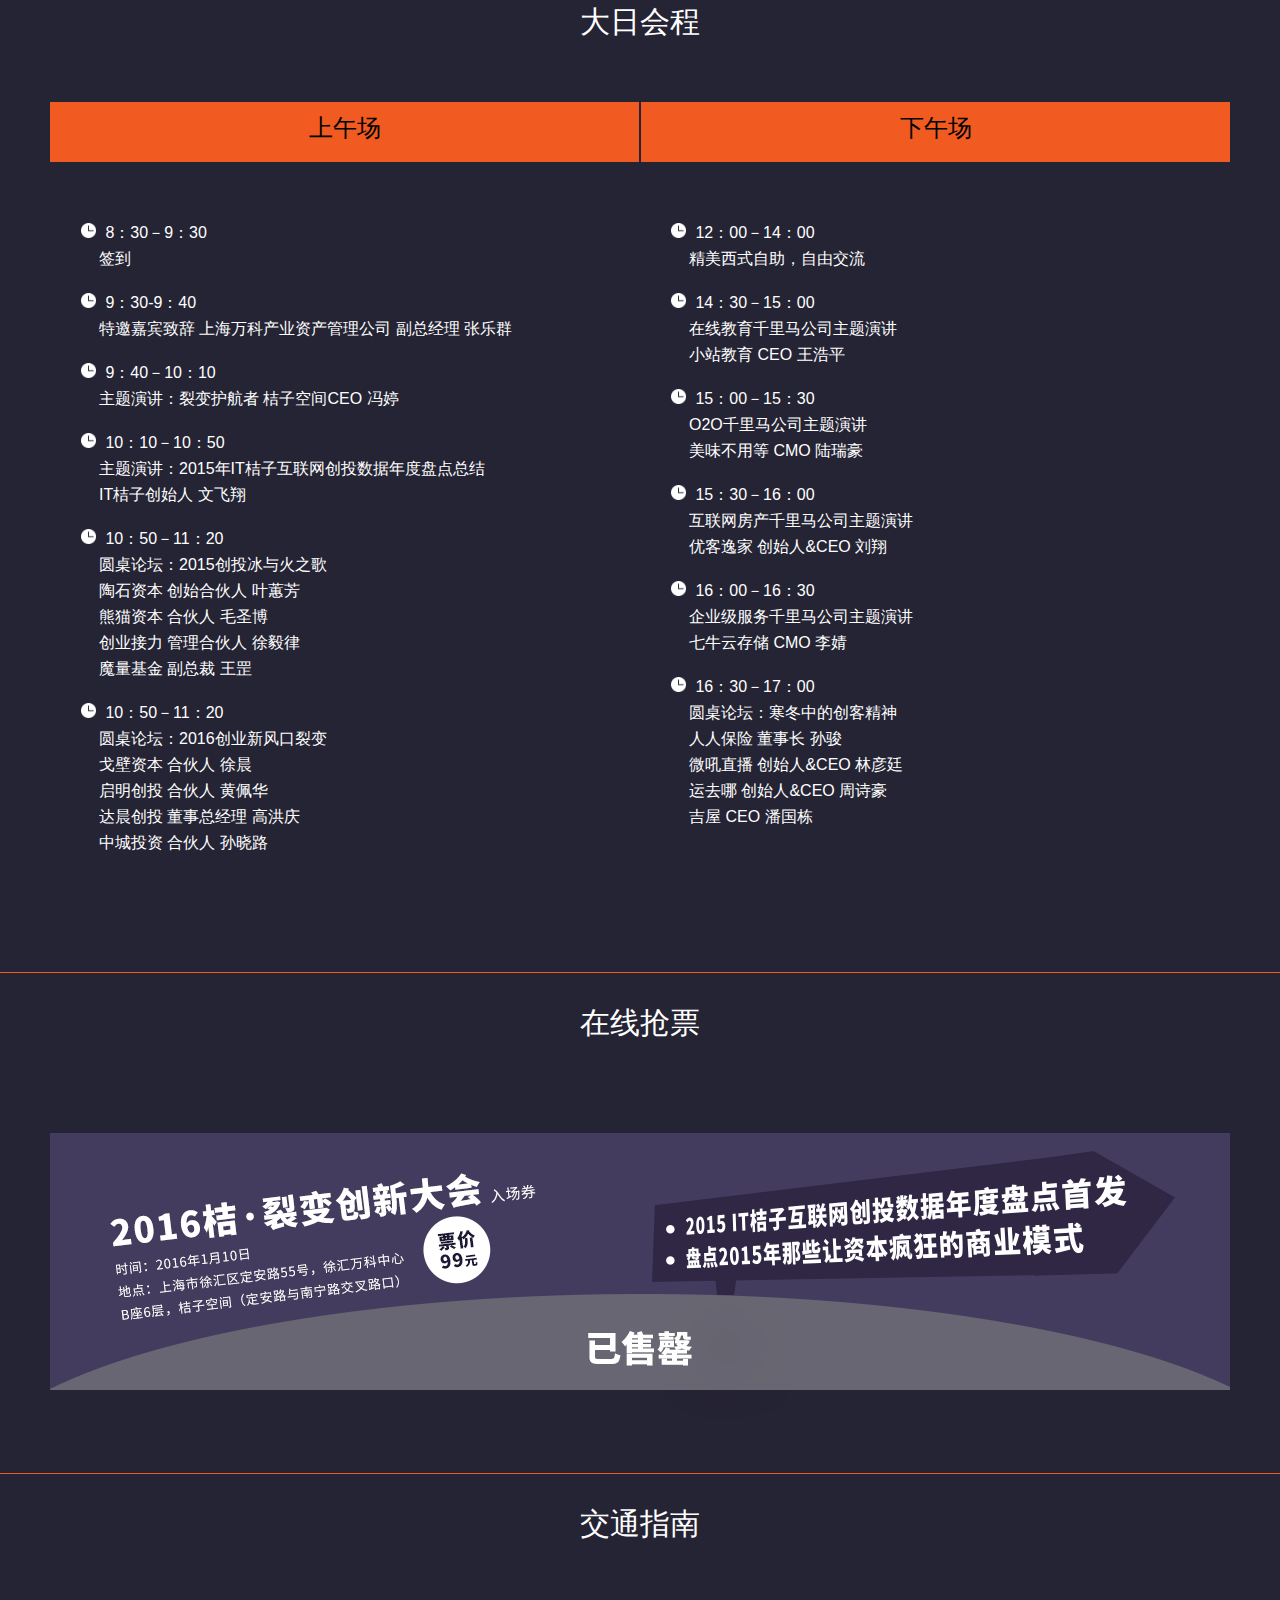
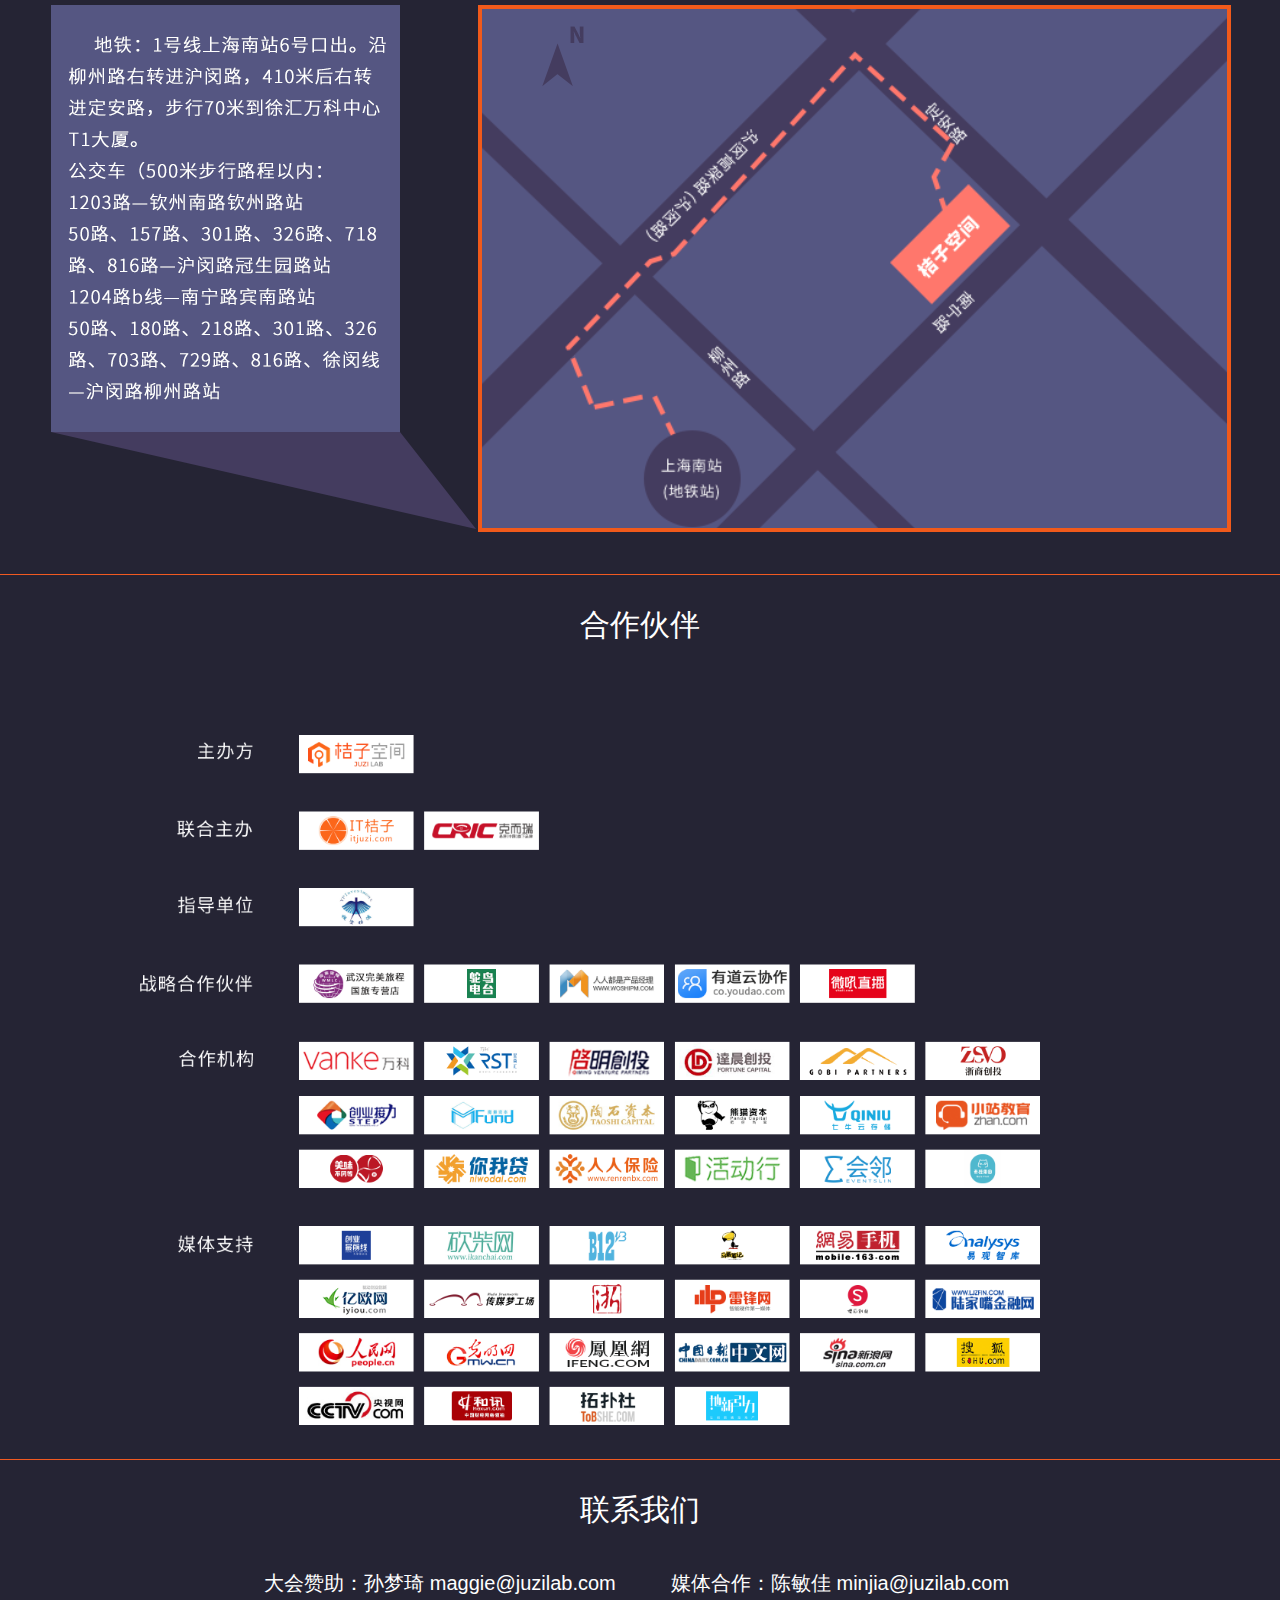
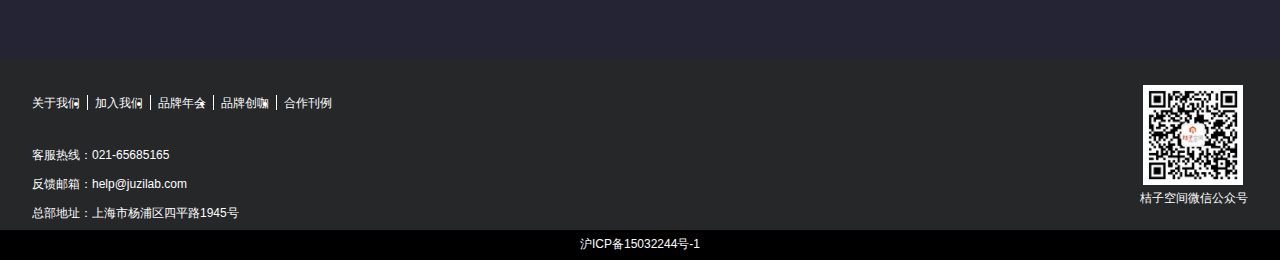
<file: html/html/juliebian2.html>
<!DOCTYPE html>
<html lang="en">

	<head>
		<meta charset="UTF-8">
		<meta name="viewport" content="width=device-width, initial-scale=1.0">
		<meta http-equiv="X-UA-Compatible" content="ie=edge">
		<title>桔子空间－连锁联合创业办公孵化空间</title>
		<link rel="shortcut icon" href="../img/index_img/桔子ico.ico">
		<link rel="stylesheet" type="text/css" href="../css/juliebian_css/juliebian2.css" />
		<link rel="stylesheet" type="text/css" href="../css/index_css/footer.css" />
	</head>

	<body>
		<!-- 顶部 -->
		<div id="logo">
			<img src="../img/juliebian_img/logo.jpg" alt="" />
			<div class="content">
				<a href="juliebian.html" class="hd">活动回顾</a>
				<div class="cal">
					<img src="../img/juliebian_img/calendar.png" alt="">
					<span style="margin-left:15px; margin-bottom:25px;display:">2016年01月10日</span>
					<img src="../img/juliebian_img/address.png" alt="" / style="margin-left:55px;" id="hdhg">
					<span style="margin-left:15px;">上海徐汇万科中心·桔子空间</span>
				</div>
			</div>
		</div>

		<div class="list">
			<!-- 导航栏 -->
			<div class="nav">
				<ul>
					<li>演讲嘉宾</li>
					<li>大会日程</li>
					<li>在线抢票</li>
					<li>交通指南</li>
					<li>合作伙伴</li>
					<li>联系我们</li>
					<a href="index.html">
						<li>桔子空间</li>
					</a>
				</ul>
			</div>
			<!-- 演讲嘉宾 -->
			<div class="guest">
				<span>演讲嘉宾</span>
			</div>

			<!--大日会程 -->
			<div class="calendar">
				<span>大日会程</span>
				<div class="mor_after">
					<div>上午场</div>
					<div>下午场</div>
				</div>
				<div class="cal_list">
					<div class="mor_after_div" style="width:590px;">


            <img src="../img/juliebian_img/time.png " alt=" " />
            8：30－9：30
            <p>签到</p>
            <br>

            <img src="../img/juliebian_img/time.png " alt=" " />
            9：30-9：40
            <p>特邀嘉宾致辞 上海万科产业资产管理公司 副总经理 张乐群</p>
            <br>

            <img src="../img/juliebian_img/time.png " alt=" " />
            9：40－10：10
            <p>主题演讲：裂变护航者 桔子空间CEO 冯婷</p>
            <br>

            <img src="../img/juliebian_img/time.png " alt=" " />
            10：10－10：50
            <p>主题演讲：2015年IT桔子互联网创投数据年度盘点总结</p>
            <p>IT桔子创始人 文飞翔</p>
            <br>

            <img src="../img/juliebian_img/time.png " alt=" " />
            10：50－11：20
            <p>圆桌论坛：2015创投冰与火之歌</p>
            <p>陶石资本 创始合伙人 叶蕙芳</p>
            <p>熊猫资本 合伙人 毛圣博</p>
            <p>创业接力 管理合伙人 徐毅律</p>
            <p>魔量基金 副总裁 王罡</p>
            <br>

            <img src="../img/juliebian_img/time.png " alt=" " />
            10：50－11：20
            <p>圆桌论坛：2016创业新风口裂变</p>
            <p>戈壁资本  合伙人 徐晨</p>
            <p>启明创投  合伙人 黄佩华</p>
            <p>达晨创投 董事总经理 高洪庆</p>
            <p>中城投资 合伙人 孙晓路</p>


          </div>
          <div class="mor_after_div " style="width:590px; ">
            <img src="../img/juliebian_img/time.png " alt=" " />
            12：00－14：00
            <p>精美西式自助，自由交流</p>
            <br>

            <img src="../img/juliebian_img/time.png " alt=" " />
            14：30－15：00
            <p>在线教育千里马公司主题演讲</p>
            <p>小站教育 CEO 王浩平</p>
            <br>

            <img src="../img/juliebian_img/time.png " alt=" " />
            15：00－15：30
            <p>O2O千里马公司主题演讲</p>
            <p>美味不用等 CMO 陆瑞豪</p>
            <br>

            <img src="../img/juliebian_img/time.png " alt=" " />
            15：30－16：00
            <p>互联网房产千里马公司主题演讲</p>
            <p>优客逸家 创始人&CEO 刘翔</p>
            <br>

            <img src="../img/juliebian_img/time.png " alt=" " />
            16：00－16：30
            <p>企业级服务千里马公司主题演讲</p>
            <p>七牛云存储 CMO 李婧</p>
            <br>

            <img src="../img/juliebian_img/time.png " alt=" " />
            16：30－17：00
            <p>圆桌论坛：寒冬中的创客精神</p>
            <p>人人保险 董事长 孙骏</p>
            <p>微吼直播 创始人&CEO 林彦廷</p>
            <p>运去哪 创始人&CEO 周诗豪</p>
            <p>吉屋 CEO 潘国栋</p>
          </div>
       </div>
    </div>

    <!--在线抢票 -->
    <div class="ticket ">
       <span>在线抢票</span>
       <div>
         <img src="../img/juliebian_img/ticket.png " alt=" " />
       </div>
    </div>
    <!-- 交通指南 -->
     <div class="transportation ">
       <span>交通指南</span>
       <div>
         <img src="../img/juliebian_img/map.png " alt=" " />

       </div>
     </div>

    <!--合作伙伴-->

    <div class="partners ">
       <span>合作伙伴</span>
       <div>
         <img src="../img/juliebian_img/partner.png " alt=" " />
       </div>
    </div>

     <!-- 联系我们 -->
     <div class="contract ">
       <span>联系我们</span>
      <div>
         <span class="ss ">大会赞助：孙梦琦 maggie@juzilab.com</span>
         <span class="ss ">媒体合作：陈敏佳 minjia@juzilab.com</span>
      </div>

     </div>
  </div>
	<div id="footer">
			<div class="content">
				<div class="content_center">
					<div class="left1">
						<ul>
							<a href="About Us.html"><li>关于我们</li></a>
							<a href="Join us.html"><li>加入我们</li></a>
							<a href="juliebian.html"><li>品牌年会</li></a>
							<a href="J.CAFE.html"><li>品牌创咖</li></a>
							<a href="space_rate.html"><li>合作刊例</li></a>
						</ul>
						<p>客服热线：021-65685165</p>
						<p>反馈邮箱：help@juzilab.com</p>
						<p>总部地址：上海市杨浦区四平路1945号</p>
					</div>
					<div class="right">
						<div class="code">
							<img src="../img/index_img/code.jpg"/>
							<span>桔子空间微信公众号</span>
						</div>
					</div>
				</div>
			</div>
			<div class="bottom">
				<span>沪ICP备15032244号-1</span>
			</div>
	</div>
</body>
<script src="http://libs.baidu.com/jquery/2.0.0/jquery.min.js "></script>
<script src="../js/juliebian_js/juliebian2.js " type="text/javascript " charset="utf-8 "></script>
</html>
</file>
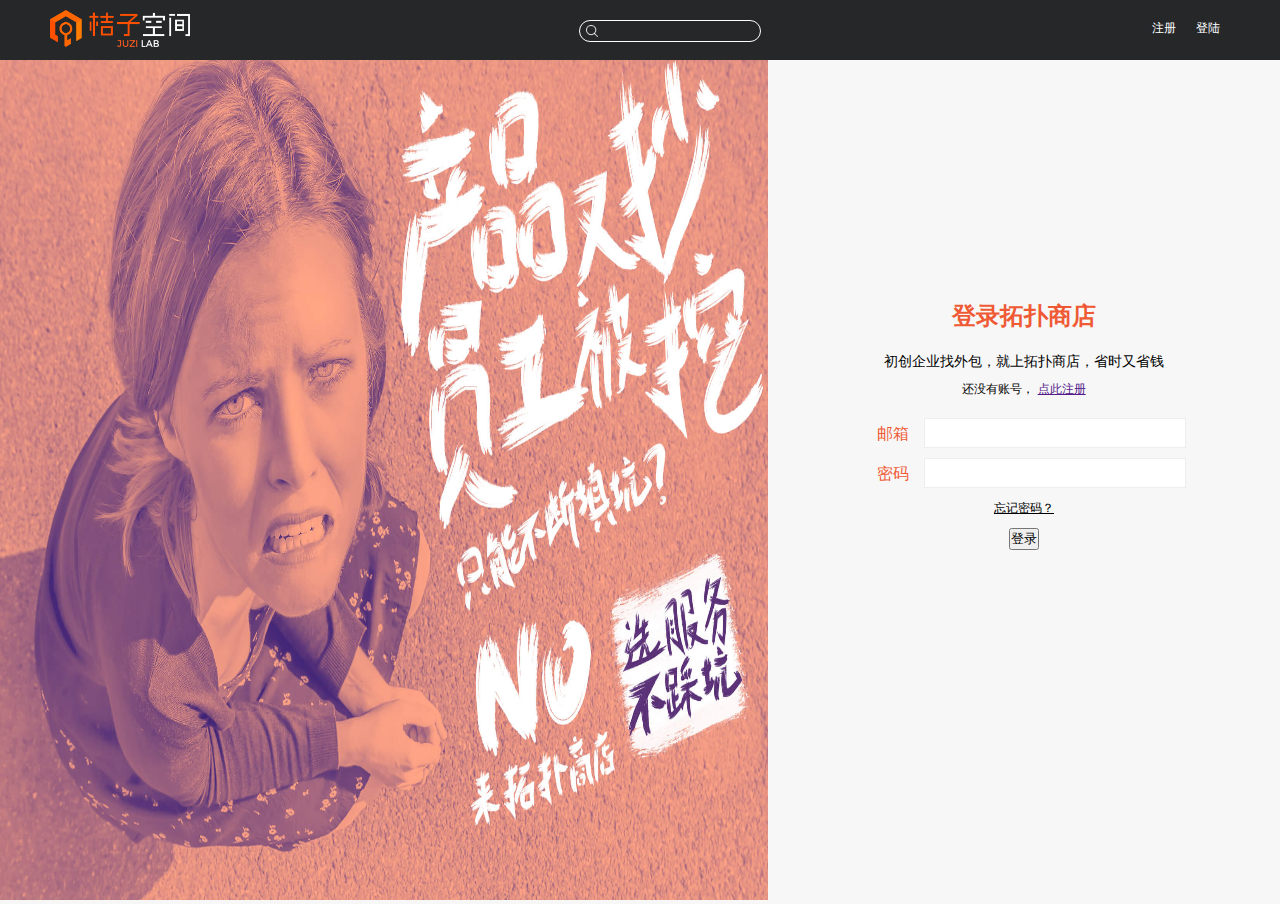
<file: html/html/loginup.html>
<!DOCTYPE html>
<html>

	<head>
		<meta charset="UTF-8">
		<title></title>
		<link rel="stylesheet" type="text/css" href="../css/tpsd_css/loginup.css" />
	</head>

	<body>
		<!--nav-->
		<div class="nav">
			<div class="nav_center">
				<div class="nav_logo">
					<a href="index.html">
						<img src="../img/index_img/logo.png" />
					</a>
				</div>

				<div class="nav_search">
					<img src="../img/tpsd_img/search_white.png" />
					<input type="tetx" name="search" id="search" value="" />
				</div>
				<div class="nav_personal">
					<a href="loginup.html">登陆</a>
					<a href="logoin.html">注册</a>
				</div>
			</div>
		</div>
		<div class="content">
			<div class="advertisement">
				<img src="../img/tpsd_img/logon.jpg">
			</div>
			<div class="login_module">
				<form id="form">
					<input type="hidden" name="_token" value="iYJ6igmm33hTIMOL56KlUjShAAaW02nu2rNBoEuu">
					<h2>登录拓扑商店</h2>
					<span>初创企业找外包，就上拓扑商店，省时又省钱</span>
					<p>还没有账号，
						<a href="">点此注册</a>
					</p>
					<div><label for="email">邮箱</label><input type="text" id="email" name="email" value=""></div>
					<div><label for="password">密码</label><input type="password" id="password" name="password"></div>
					<div>
						<a href="">忘记密码？</a>
					</div>
					<input type="button" value="登录" id="botton">
				</form>
			</div>
		</div>
	</body>
	<script src="http://libs.baidu.com/jquery/2.0.0/jquery.min.js"></script>
	<script src="../js/tpsd_js/loginup.js" type="text/javascript" charset="utf-8"></script>
</html>
</file>
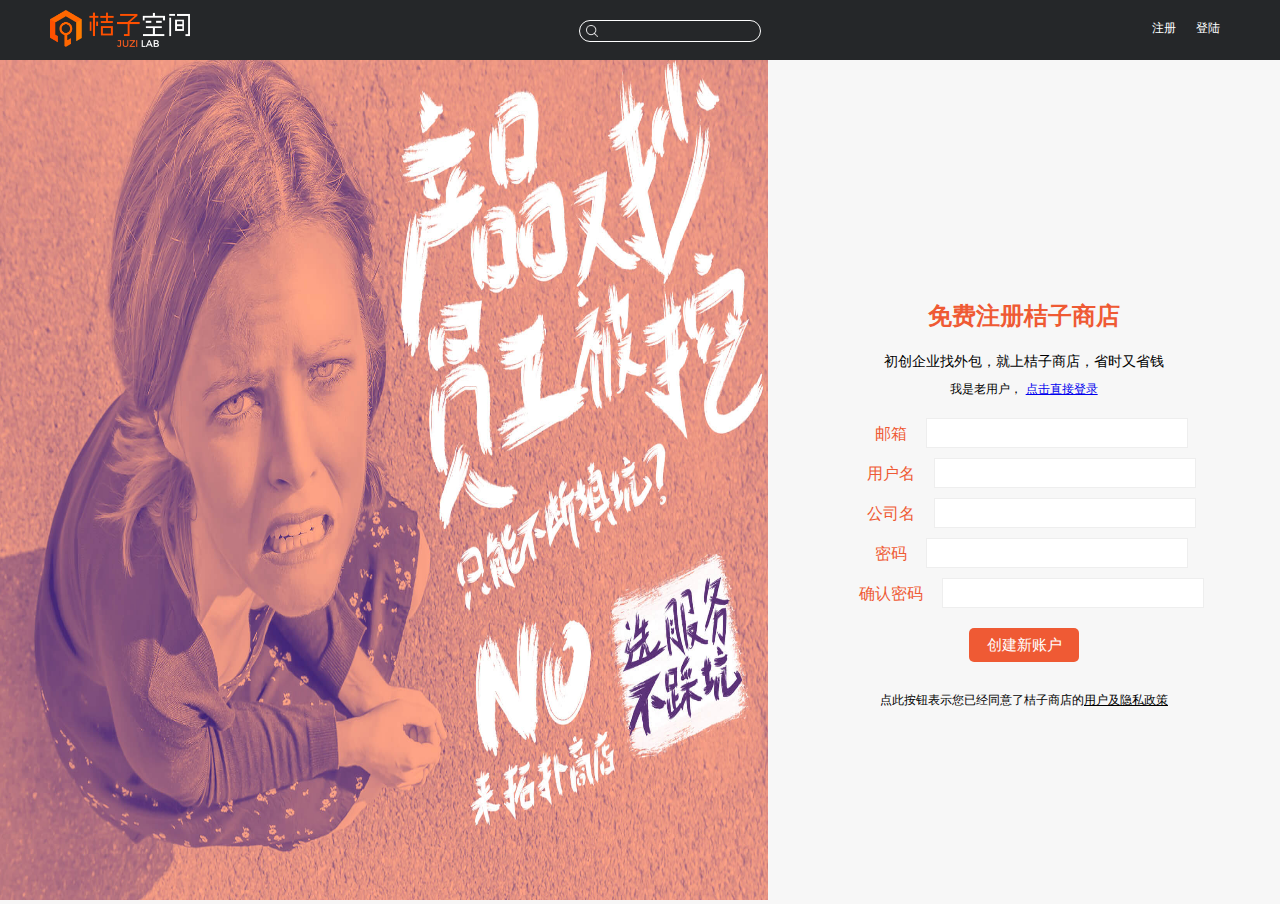
<file: html/html/logoin.html>
<!DOCTYPE html>
<html>
	<head>
		<meta charset="UTF-8">
		<title>桔子空间－连锁联合创业办公孵化空间</title>
		<link rel="shortcut icon" href="../img/index_img/桔子ico.ico">
		<link rel="stylesheet" type="text/css" href="../css/tpsd_css/logoin.css"/>
	</head>
	<body>
		<!--nav-->
		<div class="nav">
			<div class="nav_center">
				<div class="nav_logo">
					<a href="index.html">
						<img src="../img/index_img/logo.png"/>
					</a>
				</div>
			
			<div class="nav_search">
				<img src="../img/tpsd_img/search_white.png"/>
				<input type="tetx" name="search" id="search" value="" />
			</div>
			<div class="nav_personal">
				<a href="loginup.html">登陆</a>
				<a href="logoin.html">注册</a>
			</div>
		</div>
		</div>
	
	     <div class="content">
	     	<div class="advertisement">
	     		<img src="../img/tpsd_img/logon.jpg" alt="" />
	     	</div>
	     	<div class="login_module">
	     		<form action="../../php/code/tpsd_php/logoin.php" method="post" enctype="multipart/form-data">
	     			<input type="hidden" value="DfepmDqx9OPVbsztG3KKVwbvm3yGF1b7CThyL17T"/ name="_token">
	     			<h2>免费注册桔子商店</h2>
	     		    <span>初创企业找外包，就上桔子商店，省时又省钱</span>
	     		    <p>
		     		    	我是老用户，
		     		    	<a href="#">点击直接登录</a>
	     		    </p>
	     		    <div>
	     		    	 <label for="email">邮箱</label>
	     		     <input type="text" name="email" id="email" value="" />
	     		    </div>
	     		    <div>
	     		    	  <label for="username">用户名</label>
	     		      <input id="username" name="nickname" type="text">
	     		    </div>
	     		    <div>
	     		    	  <label for="company">公司名</label>
	     		      <input id="company" name="company" type="text">
	     		    </div>
	     		    <div>
	     		    	  <label for="password">密码</label>
	     		      <input id="password" name="password" type="password">
	     		    </div>
	     		    <div>
	     		    	  <label for="password_confirmation">确认密码</label>
	     		      <input id="password1" name="password_confirmation" type="password">
	     		    </div>
	     		    <input value="创建新账户" name="submit" id="submit" type="submit">
	     		   <p>点此按钮表示您已经同意了桔子商店的<a>用户及隐私政策</a></p>
	     		</form>
	     	</div>
	     </div>
	</body>
	<script src="http://libs.baidu.com/jquery/2.0.0/jquery.min.js"></script>
	<script src="../js/tpsd_js/logoin.js" type="text/javascript" charset="utf-8"></script>
</html>
</file>
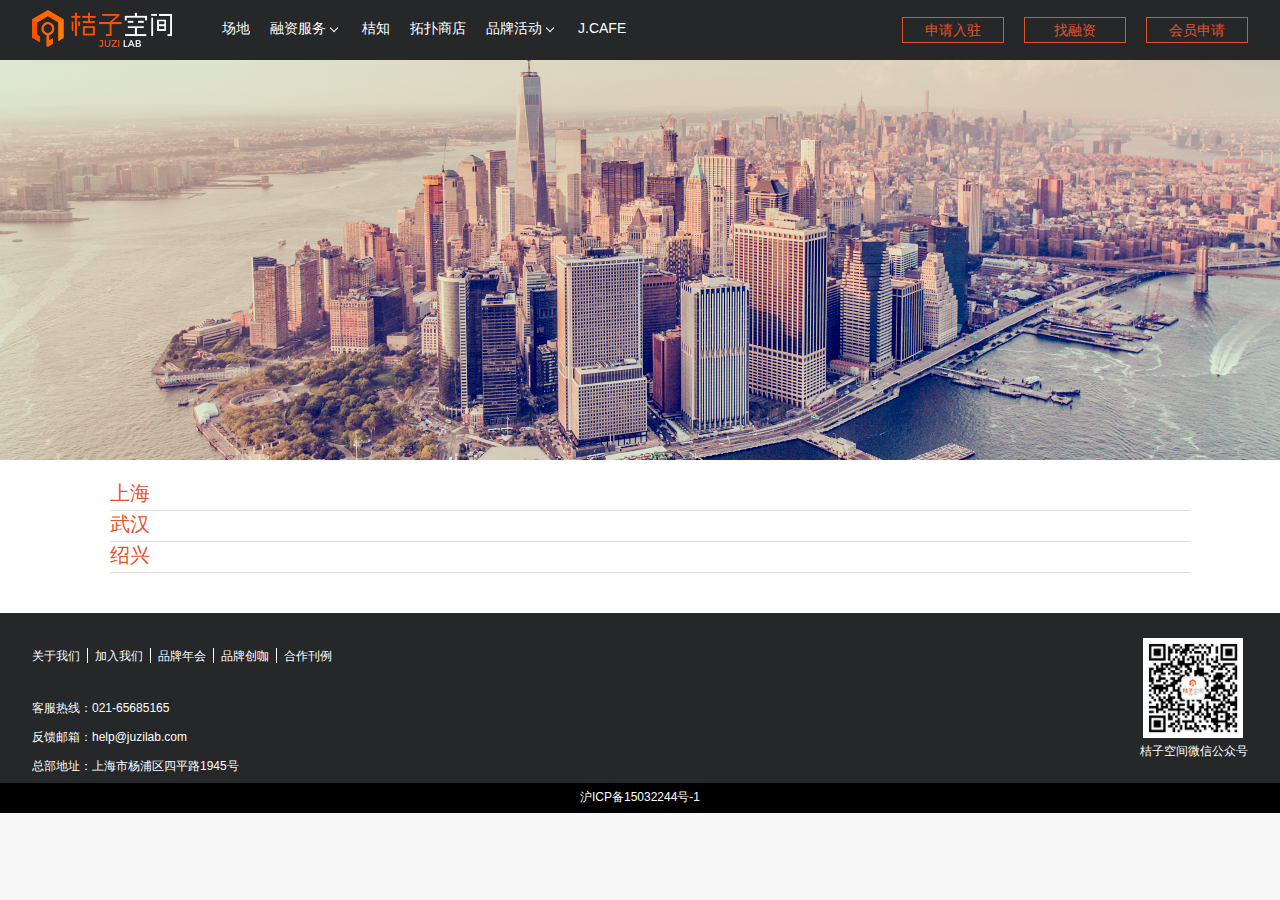
<file: html/html/site.html>
<!DOCTYPE html>
<html>
	<head>
		<meta charset="UTF-8">
		<title>桔子空间－连锁联合创业办公孵化空间</title>
		<link rel="shortcut icon" href="../img/index_img/桔子ico.ico">
		<link rel="stylesheet" type="text/css" href="../css/index_css/nav.css"/>
		<link rel="stylesheet" type="text/css" href="../css/site.css/site_content.css"/>
		<link rel="stylesheet" type="text/css" href="../css/index_css/footer.css"/>
	</head>
	<body>
		<!--导航栏-->
		<div id="nav">
			<div class="nav_center">
				<div class="nav_logo">
					<a href="index.html"><img src="../img/index_img/logo.png"/></a>
				</div>
				<div class="nav_left">
					<ul>
						<li><a href="site.html">场地</a></li>
						<li class="rzfu">
							融资服务
							<span class="caret"></span>
							<ul class="rzfu_menu">
								<li><a href="daoshi.html">导师</a></li>
								<li><a href="enterProject.html">入驻项目</a></li>
							</ul>
						</li>
						<li><a href="juzhi.html">桔知</a></li>
						<li><a href="tpsd.html">拓扑商店</a></li>
						<li class="pphd">品牌活动
							<span class="caret"></span>
							<ul class="pphd_menu">
								<li><a href="space_rate.html">市场合作刊例</a></li>
								<li><a href="juliebian.html">桔裂变大会</a></li>
								<li><a href="activity_day.html?name=全部活动">活动日历</a></li>
							</ul>
						</li>
						<li><a href="J.CAFE.html">J.CAFE</a></li>
					</ul>
				</div>
				<div class="nav_right">
					<a href="hysq.html">会员申请</a>
					<a href="zrz.html">找融资</a>
					<a href="sqrz.html">申请入驻</a>
				</div>
			</div>
		</div>
		<!--主要内容-->
		<div id="top_img">
			<img src="../img/site.img/backtop.png"/>
		</div>
		<!--场地详情-->
		<div id="main_space">
			<div class="space_center">
				<div class="city_view">
					上海
				</div>
				<div class="area">
					
				</div>
				<div class="city_view">
					武汉
				</div>
				<div class="area">
					
				</div>
				<div class="city_view">
					绍兴
				</div>
				<div class="area">
					
				</div>
			</div>
		</div>
		<!--底部-->
	    <div id="footer">
	    		<div class="content">
	    			<div class="content_center">
	    				<div class="left1">
	    					<ul>
	    						<a href="About Us.html"><li>关于我们</li></a>
	    						<a href="Join us.html"><li>加入我们</li></a>
	    						<a href="juliebian.html"><li>品牌年会</li></a>
	    						<a href="J.CAFE.html"><li>品牌创咖</li></a>
	    						<a href="space_rate.html"><li>合作刊例</li></a>
	    					</ul>
	    					<p>客服热线：021-65685165</p>
	    					<p>反馈邮箱：help@juzilab.com</p>
	    					<p>总部地址：上海市杨浦区四平路1945号</p>
	    				</div>
	    				<div class="right">
	    					<div class="code">
	    						<img src="../img/index_img/code.jpg"/>
	    						<span>桔子空间微信公众号</span>
	    					</div>
	    				</div>
	    			</div>
	    		</div>
	    		<div class="bottom">
	    			<span>沪ICP备15032244号-1</span>
	    		</div>
	    </div>
	</body>
	<script src="http://libs.baidu.com/jquery/2.0.0/jquery.min.js"></script>
	<script src="../js/index_js/nav.js" type="text/javascript" charset="utf-8"></script>
	<script src="../js/site.js/site_content.js" type="text/javascript" charset="utf-8"></script>
</html>
</file>
<file: html/css/index_css/nav.css>
/*公众样式*/
*{
	margin: 0;
	padding: 0;
}
body{
	font-family: 'Lantinghei SC', 'Open Sans', Arial, 'Hiragino Sans GB', 'Microsoft YaHei', 微软雅黑, STHeiti, 'WenQuanYi Micro Hei', SimSun, sans-serif;
	background-color: #f7f7f7;
}
li{
	list-style: none;
}
a{
	text-decoration: none;
	display: block;
}
span{
	display: block;
}
/*导航栏*/
#nav{
	width: 100%;height: 60px;
	background-color: #252729;
	font-size: 12px;color: white;
	position: fixed;
	top: 0px;
	z-index: 300;
}
#nav .nav_center{
	width: 95%;
	margin: 0 auto;
}
#nav .nav_center .nav_logo{
	height: auto;width: 140px;
	float: left;
	padding: 10px 0 0 0;
}
#nav .nav_center .nav_logo img{
	height: auto;width: 100%;
}
#nav .nav_center .nav_left{
	float: left;
	width: 450px;
	margin-left: 40px;
}
#nav .nav_center .nav_left li{
	float: left;
	font-size: 14px;
	color: white;
	padding: 20px 10px;
	cursor: pointer;
}
#nav .nav_center .nav_left li a{
	width: 100%;height: 100%;
	font-size: 14px;
	color: white;
}
#nav .nav_center .nav_left li .caret{
	width: 5px;
	height: 5px;
	border-left: 1px solid white;
	border-bottom: 1px solid white;
	float: right;
	margin: 5px;
	transition: transform 0.2s ease-out;
	transform: rotateZ(-45deg);
}
#nav .nav_center .nav_left li .rzfu_menu{
	width: 120px;
	background-color: #252729;
	border: 1px solid #333;
	border-radius: 5px;
	margin: 0;
	margin-left: -20px;
	position: absolute;
	top: 58px;
	height: 0;
	display: none;
}
#nav .nav_center .nav_left li .rzfu_menu li{
	position: relative;
	width: 120px;height: 27px;
	float: left;
	padding: 0px;
	color: white;
	text-align: center;
	padding-top: 5px;
}
#nav .nav_center .nav_left li .rzfu_menu a:hover{
	color:rgb(228,82,46);
}
#nav .nav_center .nav_left li .pphd_menu{
	width: 120px;height: 0;
	background-color: #252729;
	border: 1px solid #333;
	border-radius: 5px;
	margin: 0;
	margin-left: -20px;
	position: absolute;
	top: 58px;
	display: none;
}
#nav .nav_center .nav_left li .pphd_menu li{
	position: relative;
	width: 120px;height: 27px;
	float: left;
	padding: 0px;
	color: white;
	text-align: center;
	padding-top: 5px;
}
#nav .nav_center .nav_left li .pphd_menu a:hover{
	color:rgb(228,82,46);
}
#nav .nav_center .nav_right{
	float: right;
}
#nav .nav_center .nav_right a{
	float: right;
	width: 100px;height: 24px;
	border: 1px solid rgb(228,82,46);
	color: rgb(228,82,46);
	text-align: center;
	font-size: 14px;
	margin: 17px 0 17px 20px;
	line-height: 24px;
}
</file>
<file: html/css/index_css/index_content.css>
/*主要内容*/
/*公司实力*/
#total_num{
	width: 100%;
	height: 160px;
	margin-top: 10px;
}
#total_num ul{
	width: 800px;
	margin: 0 auto;
	padding: 20px;
}
#total_num ul li {
	width: 200px;
	float: left;
	text-align: center;
	font-size: 20px;
}
#total_num ul li span{
	width: 120px;
	margin: 10px auto;
	height: 55px;
	color: white;
	font-size: 40px;
	font-weight: 900;
	padding: 5px;
	border-radius: 4px;
	background-color: #ef5a34;
}
#total_num ul li p{
	color: black;
	font-weight: 200;
}
/*我要融资*/
#rongzi{
	width: 100%;
	height: 250px;
	background-image: url(../../img/index_img/bg.png);
	background-position: 0% 100%;
	background-size: cover;
	text-align: center;
	padding-top: 50px;
}
#rongzi p{
	font-size: 32px;
	font-weight: 100;
	margin: 5px auto;
}
#rongzi p:nth-child(3){
	font-weight: 600;
}
#rongzi a{
	padding: 5px 20px;
	border: 1px solid rgb(228,82,46);
	color: rgb(228,82,46);
	width:56px;height: 21px;
	font-size: 14px;
	margin: auto;
}
#rongzi a:hover{
	color: white;
	background: rgb(228,82,46);
}
/*活动详情*/
#hdxq{
	width: 1080px;
	margin: 40px auto;
	box-shadow: 0px 0px 0px #bbb;
	margin-top: 35px;
}
#hdxq .hdxq_list{
	width: 900px;height: 60px;
	margin: 0 auto;
	border-bottom: 1px solid #eee;
	padding: 30px 0px;
	cursor: pointer;
}
#hdxq .hdxq_list .hdxq_date{
	width: 130px;height: 50px;
	background-color: #f3f3f3;
	color: rgb(228,82,46);
	float: left;
	margin-right: 40px;
	text-align: center;
	font-size: 18px;
	font-weight: 600;
	line-height: 50px;
}
#hdxq .hdxq_list .hdxq_title{
	color: black;
	font-weight: bold;
	font-size: 1.17em;
}
#hdxq .hdxq_list .hdxq_sort{
	display: inline-block;
	height: 18px;
	background: #F3F3F3;
	color: rgb(228,82,46);
	font-size: 12px;
	margin-right: 40px;
	padding: 0px 20px;
	margin-top: 20px;
}
#hdxq .hdxq_list .hdxq_img{
	margin: 0px 10px;
	margin-left: 20px;
}
#hdxq .hdxq_list .hdxq_address{
	font-size: 14px;
	color: #666;
	display: inline;
}
#hdxq .hdxq_list .hdxq_state{
	width: 100px;height: 30px;
	border-radius: 5px;
	float: right;
	margin: 10px 0px;
	outline: none;
	text-align: center;
	cursor: pointer;
	background-color: rgb(228,82,46);
	color: white;
	font-size: 12px;
	line-height: 30px;
	margin-top: -17px;
}
#hdxq .hdxq_list:hover .hdxq_date{
	background-color: rgb(228,80,46);
	color: white;
}
#hdxq .hdxq_list:hover .hdxq_title{
	color: rgb(228,80,46);
}
#hdxq .hdxq_a{
	width: 300px;height: 24px;
	margin: 50px auto;
	border: 1px solid #ddd;
	text-align: center;
	padding-top: 6px;
	font-size: 14px;
	color: #333;
	cursor: pointer;
}
/*桔子活动分类简介*/
#activity{
	width: 100%;height: 300px;
	padding-top: 10px;
}
#activity ul{
	width: 980px;height: 280px;
	margin: 0 auto;
	padding: 0 10px;
}
#activity ul li{
	width: 300px;height: 90px;
	float: left;
	padding: 20px 10px;
}
#activity ul a:nth-child(1) li{
	border-bottom: 1px solid #eee;
}
#activity ul a:nth-child(2) li{
	border-bottom: 1px solid #eee;
}
#activity ul a:nth-child(3) li{
	border-bottom: 1px solid #eee;
}
#activity ul li .icon{
	width: 30px;height: 30px;
	margin: 0px 10px;
	float: left;
	margin-bottom: 60px;
}
#activity ul li h3{
	font-size: 16px;
	color: black;
}
#activity ul li p{
	font-size: 12px;
	margin: 5px 0px;
	color: black;
	font-weight: 600;
}
/*合作公司*/
#partner{
	width: 100%;height: 700px;
	margin: 0 auto;
	background-color: white;
}
#partner .hover_title{
	width: 900px;height: 100px;
	margin: 0 auto;
}
#partner .hover_title div{
	width: 160px;
	margin: 0 70px;
	float: left;
	text-align: center;
	color: black;
	font-size: 26px;
	padding-top: 40px;
	font-weight: 500;
	cursor: pointer;
}
#partner .hover_title .abcd{
	color: rgb(228,82,46);
	border-bottom: 2px solid rgb(228,82,46);
}
#partner .partner_pic{
	width: 960px;
	margin: 20px auto;
}
#partner .partner_pic a{
	float: left;
	width: 160px;
	cursor: pointer;
}
#partner .partner_pic img{
	width: 150px;height: 67px;
	margin: 5px;
}
</file>
<file: html/css/index_css/footer.css>
/*底部*/
#footer{
	width: 100%;height: 200px;
	background-color: #252729;
	color: white;
	font-size: 12px;
	z-index: 200;
	position: relative;
}
#footer .content{
	width: 100%;height: 170px;
}
#footer .content .content_center{
	width: 95%;
	margin: 0 auto;
	overflow: hidden;
}
#footer .content .content_center .left1{
	width: 450px;
	float:left;
	margin-top: 10px;
}
#footer .content .content_center .left1 ul{
	width: 405px;height: 15px;
	padding: 25px 0;
}
#footer .content .content_center .left1 ul a:nth-child(1) li{
	padding-left: 0px;
}
#footer .content .content_center .left1 ul a:nth-child(5) li{
	border-right: none;
}
#footer .content .content_center .left1 ul li{
	height: 15px;
	float: left;
	border-right: 1px solid white;
	padding: 0 7px;
	color: white;
}
#footer .content .content_center .left1 p{
	margin: 12px 0;
}
#footer .content .content_center .right{
	width: 120px;float: right;
}
#footer .content .content_center .right .code{
	width: 110px;height: 110px;
	float: right;
	padding-top: 20px;
	text-align: right;
}
#footer .content .content_center .right .code img{
	float: right;
	width: 90px;
	padding: 5px;
	background-color: white;
	margin: 5px;
}
#footer .bottom{
	height: 24px;width: 100%;
	background-color: black;
	text-align: center;
	padding-top: 6px;
}
</file>
<file: html/css/Us_css/Us.css>
body{
  margin: 0px;
  padding: 0px;
  font-family: 'Lantinghei SC', 'Open Sans', Arial, 'Hiragino Sans GB', 'Microsoft YaHei', 微软雅黑, STHeiti, 'WenQuanYi Micro Hei', SimSun, sans-serif;
  background-color: #f7f7f7;
}
#content{
  width: 860px;
  box-sizing: border-box;
  margin: 0 auto;
  margin-top: 60px;
  padding: 30px;
}
</file>
<file: html/css/activity_day.css/activity_content.css>
#main {
	width: 1080px;
	margin: 40px auto;
	background-color: white;
	box-shadow: 0px 0px 5px #bbb;
	margin-top: 90px;
}

#main .category_choose {
	width: 900px;
	height: 50px;
	margin: 0 auto;
	padding-top: 40px;
}

#main .category_choose select {
	width: 20%;
	height: 30px;
	float: left;
	margin-right: 20%;
	outline: none;
	border: 1px solid #eee;
}


/*活动详情*/

#hdxq {
	width: 1080px;
	margin: 40px auto;
	box-shadow: 0px 0px 0px #bbb;
	margin-top: 35px;
}

#hdxq .hdxq_list {
	width: 900px;
	height: 60px;
	margin: 0 auto;
	border-bottom: 1px solid #eee;
	padding: 30px 0px;
	cursor: pointer;
}

#hdxq .hdxq_list .hdxq_date {
	width: 130px;
	height: 50px;
	background-color: #f3f3f3;
	color: rgb(228, 82, 46);
	float: left;
	margin-right: 40px;
	text-align: center;
	font-size: 18px;
	font-weight: 600;
	line-height: 50px;
}

#hdxq .hdxq_list .hdxq_title {
	color: black;
	font-weight: bold;
	font-size: 1.17em;
}

#hdxq .hdxq_list .hdxq_sort {
	display: inline-block;
	height: 18px;
	background: #F3F3F3;
	color: rgb(228, 82, 46);
	font-size: 12px;
	margin-right: 40px;
	padding: 0px 20px;
	margin-top: 20px;
}

#hdxq .hdxq_list .hdxq_img {
	margin: 0px 10px;
	margin-left: 20px;
}

#hdxq .hdxq_list .hdxq_address {
	font-size: 14px;
	color: #666;
	display: inline;
}

#hdxq .hdxq_list .hdxq_state {
	width: 100px;
	height: 30px;
	border-radius: 5px;
	float: right;
	margin: 10px 0px;
	outline: none;
	text-align: center;
	cursor: pointer;
	background-color: rgb(228, 82, 46);
	color: white;
	font-size: 12px;
	line-height: 30px;
	margin-top: -17px;
}

#hdxq .hdxq_list:hover .hdxq_date {
	background-color: rgb(228, 80, 46);
	color: white;
}

#hdxq .hdxq_list:hover .hdxq_title {
	color: rgb(228, 80, 46);
}

#hdxq .hdxq_a {
	width: 300px;
	height: 24px;
	margin: 50px auto;
	border: 1px solid #ddd;
	text-align: center;
	padding-top: 6px;
	font-size: 14px;
	color: #333;
	cursor: pointer;
}

#main .tcdPageCode {
	width: 100%;
	height: 50px;
	padding: 15px 20px;
	text-align: left;
	color: #ccc;
	text-align: center;
}

#main .tcdPageCode a {
	display: inline-block;
	color: black;
	display: inline-block;
	height: 25px;
	line-height: 25px;
	padding: 0 10px;
	margin: 0 2px;
	border-radius: 4px;
	vertical-align: middle;
}

#main .tcdPageCode a:hover {
	text-decoration: none;
}

#main .tcdPageCode span.current {
	display: inline-block;
	height: 25px;
	line-height: 25px;
	padding: 0 10px;
	margin: 0 2px;
	color: #fff;
	background-color: rgb(228,82,46);
	border-radius: 4px;
	vertical-align: middle;
}

#main .tcdPageCode span.disabled {
	display: inline-block;
	height: 25px;
	line-height: 25px;
	padding: 0 10px;
	margin: 0 2px;
	color: #bfbfbf;
	background: #f2f2f2;
	border-radius: 4px;
	vertical-align: middle;
}
</file>
<file: html/css/enterProject_css/enterProject.css>
*{
	margin: 0;
	padding: 0;
}
.total_banner{
	height: 140px;
	margin: 0 auto;
	text-align: center;
	padding-top: 40px;
	background-image: url(../../../php/img/enterProject/555.jpg);
	color: #e7b92f;
	margin-top: 60px;
}
.total_banner h1{
	font-size: 20px;
	display: inline-block;
}
.total_banner h1 span{
	color: red;
	display: inline-block;
}
.total_banner a{
	color: #E7B92F;
	text-align: center;
	cursor: pointer;
}
.total_banner a h1:nth-child(1){
	width: 220px;
	margin: 0 auto;
	border-bottom: 1px solid #E7B92F;
	display: inline-block;
}
/*--------*/
.total_title{
	width: 1080px;
	height: 150px;
	margin: 10px auto;
	background-color: rgb(228,82,46);
	overflow: hidden;
}
.total_title div{
	float: left;
	width: 110px;
	height: 120px;
	text-align: center;
	color: white;
	margin: 15px 120px;
	font-size: 16px;
}
.total_title div img{
	margin-bottom: 5px;
	cursor: pointer;
	width: 100px;
	height: auto;
}
.total_industry{
	width: 1090px;
	margin: 10px auto;
	height: 700px;
	display: block;	
	overflow: hidden;
}
.total_city{
	width: 1080px;
	margin: 10px auto;
	margin-bottom: 30px;
	display: none;
	height: 560px;
}
.total_progress{
	width: 1090px;
	margin: 10px auto;
	margin-bottom: 30px;
	height: 560px;
	display: none;
}
.total_industry .dd{
	position: relative;
	width: 262.5px;
	height: 150px;
	overflow: hidden;
	float: left;
	margin: 5px;
	cursor: pointer;
}
.total_industry .dd img{
	width: 100%;
	height: 100%;
	vertical-align: middle;
	transition: transform .3s;
}
.total_industry .dd:hover img{
	transform: scale(1.2);
}
.total_industry .dd .dd2{
	position: absolute;
	color: white;
	text-align: center;
	font-size: 16px;
	padding-top: 50px;
	top: 0;
	left: 0;
	width: 100%;
}
.total_progress a div{
	margin: 0px 5px;
	width: 208px;
	float: left;
	height: 560px;
	background: antiquewhite;
	text-align: center;
    cursor: pointer;
    background-image: url(../../../php/img/enterProject/未融资.png);
    position: relative;
}
.total_progress a div:hover img{
	animation: mymove 0.5s infinite;
}
.total_progress a div img{
	margin: 120px 69px 10px 69px ;
	transition: transform .2s;
}
.total_progress a div h1{
	position: absolute;
	bottom: 240px;
	height: 68px;
	color: white;
	width: 160px;
	left: 28px;
	text-align: center;
}
.total_progress a div span{
	font-size: 28px;
	color: #E7B92F;
	font-weight: 900;
	position: absolute;
	bottom: 170px;
	left: 39%;
}
.total_city div{
	position: relative;
	width: 100%;
	margin-bottom: 10px;
	height: 180px;
	overflow: hidden;
	cursor: pointer;
	background: url();
}
.total_city div:hover .ii{
	transform: scale(1.2);
}
.total_city div img{
	transition: transform .3s;
	width: 100%;
	height: 100%;
	vertical-align: middle;
}
.total_city div .dd{
	position: absolute;
	left: 170px;
	right: 0;
	bottom: -10px;
	width: 720px;
	height: 120px;
	font-size: 24px;
	color: white;
	z-index: 10;
}
.total_city div .dd img{
	height: auto;
	width: 45px;
	float: left;
	z-index: 100;
	margin-left: 20px;
}
.total_city div .dd span{
	color: white;
	font-size: 24px;
	margin-left: 88px;
	margin-top: 10px;
}
.total_city div .dd strong{
	display: block;
	width: 210px;
	height: 63px;
	float: right;
	position: absolute;
	right: 0px;
	top: 0px;
	font-size: 18px;	
	text-align: right;	
}
.total_city div .dd strong span{
	font-size: 26px;
     color: #e7b92f;
     float: right;
}




























@keyframes mymove
{
	0%   {
		transform:rotate(0deg);
		-ms-transform:rotate(0deg);
		-moz-transform:rotate(0deg);
		-webkit-transform:rotate(0deg);
		-o-transform:rotate(0deg);
	}
	25%  {
		transform:rotate(10deg);
		-ms-transform:rotate(10deg);
		-moz-transform:rotate(10deg);
		-webkit-transform:rotate(10deg);
		-o-transform:rotate(10deg);
	}
	50%  {
		transform:rotate(0deg);
		-ms-transform:rotate(0deg);
		-moz-transform:rotate(0deg);
		-webkit-transform:rotate(0deg);
		-o-transform:rotate(0deg);
	}
	75%  {
		transform:rotate(-10deg);
		-ms-transform:rotate(-10deg);
		-moz-transform:rotate(-10deg);
		-webkit-transform:rotate(-10deg);
		-o-transform:rotate(-10deg);
	}
	100% {
		transform:rotate(0deg);
		-ms-transform:rotate(0deg);
		-moz-transform:rotate(0deg);
		-webkit-transform:rotate(0deg);
		-o-transform:rotate(0deg);
	}
}

@-moz-keyframes mymove /* Firefox */
{
	0%   {
		transform:rotate(0deg);
		-ms-transform:rotate(0deg);
		-moz-transform:rotate(0deg);
		-webkit-transform:rotate(0deg);
		-o-transform:rotate(0deg);
	}
	25%  {
		transform:rotate(10deg);
		-ms-transform:rotate(10deg);
		-moz-transform:rotate(10deg);
		-webkit-transform:rotate(10deg);
		-o-transform:rotate(10deg);
	}
	50%  {
		transform:rotate(0deg);
		-ms-transform:rotate(0deg);
		-moz-transform:rotate(0deg);
		-webkit-transform:rotate(0deg);
		-o-transform:rotate(0deg);
	}
	75%  {
		transform:rotate(-10deg);
		-ms-transform:rotate(-10deg);
		-moz-transform:rotate(-10deg);
		-webkit-transform:rotate(-10deg);
		-o-transform:rotate(-10deg);
	}
	100% {
		transform:rotate(0deg);
		-ms-transform:rotate(0deg);
		-moz-transform:rotate(0deg);
		-webkit-transform:rotate(0deg);
		-o-transform:rotate(0deg);
	}
}
</file>
<file: html/css/money_css/hysq.css>
/*公众样式*/
*{
	margin: 0;
	padding: 0;
	box-sizing: border-box;
}
body{
	font-family: 'Lantinghei SC', 'Open Sans', Arial, 'Hiragino Sans GB', 'Microsoft YaHei', 微软雅黑, STHeiti, 'WenQuanYi Micro Hei', SimSun, sans-serif;
	background-color: #f7f7f7;
	line-height: 1.846;
	color: #666666;
}
li{
	list-style: none;
}
a{
	text-decoration: none;
	display: block;
}
span{
	display: block;
}
/*主体内容*/
#wrap{
	width: 100%;
	background-image:url(../../img/money_img/素材4.png);
	background-size:100% 100%;
	background-attachment:fixed;
	position: absolute;
	top: 0;
}
.content{
	width: 50%;
	margin: 30px auto;
	background-color: rgba(255,255,255,0.9);
	overflow-x:hidden;
	padding: 0px 15px;
}
.content .form_title{
	width: 100%;height: 100px;
	text-align: center;
	font-size: 26px;
	position: relative;
	padding: 20px;
	color: #EF5A34;
}
form div{
	width: 80%;
	font-size: 16px;
	margin-left: 10%;
	margin-bottom: 30px;
}
form div label{
	width: 220px;max-width: 100%;
	font-size: 16px;
	font-weight: 400;
	display: inline-block;
	margin-bottom: 5px;
}
input[type="radio"]{
	position: relative;
	margin-top: 6px;
	margin-right: 4px;
	vertical-align: top;
	border: none;
	background-color: transparent;
	appearance: none;
	cursor: pointer;
}
input[type="text"]{
	width: 100%;
	height: 30px;
	border-radius: 4px;
	margin: 5px auto;
	padding: 0px 10px;
	border: #ccc 1px solid;
}
input[type="submit"]{
	width: 100%;
	height: 40px;
	margin: 20px auto;
	text-align: center;
	-webkit-appearance: button;/*谷歌浏览器兼容*/
	cursor: pointer;
}
form div .special{
	width: 100%;
}
form div .special span{
	font-weight: 300;
	color: #777;
	font-size: 14px;
	width: 95%;
	float: right;
}
form div select{
	width: 100%;height: 30px;
	outline: none;
	border: 1px solid #eee;
	border-radius: 4px;
	padding: 0px 10px;
}
/*底部*/
.bar_bottom{
	height: 90px;width: 90%;
	margin-left: 5%;
}
.bar_bottom .topic a {
    width: 100%;
    height: 25px;
    text-align: center;
    margin-top: 15px;
    float: left;
    color: #ff5100;
    font-size: 13px;
}
.bar_bottom .num {
    width: 100%;
    height: 25px;
    text-align: center;
    margin-top: 10px;
    float: left;
    font-size: 13px;
}
</file>
<file: html/css/enterProject_css/industry.css>
.search_condition{
	width: 1000px;height: 200px;
	margin: 20px auto;
	margin-top: 80px;
	background-color: white;
	box-shadow: 0px 0px 5px #bbb;
}
.search_condition .search_module {
    height: 50px;
}
.search_condition .search_module:nth-child(1) {
    height: 100px;
}
.search_module label {
    width: 70px;
    height: 25px;
    text-align: center;
    font-size: 14px;
    padding-top: 5px;
    float: left;
    margin: 10px 15px;
}
.search_module:nth-child(1) label:nth-child(1) {
    height: 60px;
}
.search_module div {
    width: 70px;
    height: 25px;
    text-align: center;
    font-size: 14px;
    padding-top: 5px;
    float: left;
    margin: 10px 15px;
    cursor: pointer;
}
.search_module .active {
    background-color: #ef5a34;
    color: white;
}
.total_cont {
    width: 1000px;
    margin: 0px auto;
    height: 30px;
}
.search_content {
    width: 1000px;
    margin: 0px auto;
    background-color: white;
    box-shadow: 0px 0px 5px #bbb;
    margin-bottom: 30px;
    display: block;
}
table {
    width: 100%;
    border: 0;
    border-width: 0px;
    border-collapse: collapse;
    font-size: 14px;
}
table thead {
    background-color: #ef5a34;
    color: white;
    text-align: center;
    width: 100%;
    height: 50px;
}
thead tr {
    height: 35px;
}
table tbody {
    text-align: center;
    width: 100%;
}
tbody tr {
    height: 100px;
    border-bottom: 1px solid #ccc;
}
tbody tr td:nth-child(1) {
    width: 420px;
}
tbody td div:nth-child(1) {
    float: left;
    width: 150px;
    height: 80px;
    margin: 10px;
}
tbody td div img {
    width: auto;
    height: 60px;
    margin-top: 10px;
}
tbody tr div:nth-child(2) {
    float: left;
    width: 240px;
}
tbody tr div:nth-child(2) h4 {
    margin: 20px 0px;
}
.tcdPageCode {
	width: 100%;
	height: 50px;
	padding: 15px 20px;
	text-align: left;
	color: #ccc;
	text-align: center;
	
}

.tcdPageCode a {
	display: inline-block;
	color: black;
	display: inline-block;
	height: 25px;
	line-height: 25px;
	padding: 0 10px;
	margin: 0 2px;
	border-radius: 4px;
	vertical-align: middle;
}

.tcdPageCode a:hover {
	text-decoration: none;
}

.tcdPageCode span.current {
	display: inline-block;
	height: 25px;
	line-height: 25px;
	padding: 0 10px;
	margin: 0 2px;
	color: #fff;
	background-color: rgb(228,82,46);
	border-radius: 4px;
	vertical-align: middle;
}

.tcdPageCode span.disabled {
	display: inline-block;
	height: 25px;
	line-height: 25px;
	padding: 0 10px;
	margin: 0 2px;
	color: #bfbfbf;
	background: #f2f2f2;
	border-radius: 4px;
	vertical-align: middle;
}
</file>
<file: html/css/Us_css/Join Us.css>
body{
  margin: 0px;
  padding: 0px;
  font-family: 'Lantinghei SC', 'Open Sans', Arial, 'Hiragino Sans GB', 'Microsoft YaHei', 微软雅黑, STHeiti, 'WenQuanYi Micro Hei', SimSun, sans-serif;
  background-color: #f7f7f7;
}
p{
 margin: 0;
 padding-top: 12px;
 line-height:2em;
 font-size:16px;
 white-space:normal;

}
#content{
  width: 860px;
  margin: 0 auto;
  margin-top: 60px;
  padding: 30px;
}
</file>
<file: html/css/juliebian_css/juliebian.css>
*{
  margin: 0;
  padding: 0;
}
body{
  margin: 0;
  background-color: #252434;
  font-family: 'Lantinghei SC', 'Open Sans', Arial, 'Hiragino Sans GB',
  'Microsoft YaHei', 微软雅黑, STHeiti, 'WenQuanYi Micro Hei', SimSun,
  sans-serif;
  min-width: 800px;
}
a{
  text-decoration: none;
}
#logo{
  /*width: 100%;*/
  position: relative;
}
#logo img{
  width: 100%;
  height: auto;
}
#logo .content{
  width: 100%;
  position: absolute;
  bottom: 40px;
  height: 136px;
}
#logo .content .hd{
  display: block;
  width: 163px;
  height: 45px;
  border: 1px solid #f15a21;
  text-align: center;
  margin: 0 auto;
  color: white;
  font-size: 16px;
  line-height: 45px;
}
#logo .content .cal{
  width: 492px;
  height: 53px;
  margin: 0 auto;
  line-height: 58px;
}
#logo .content .cal img{
  width: 18px;
  height: 18px;
}
#logo .content .cal span{
  color: white;
}
/*---------------------导航栏---------------------*/
#content{
  width:100%;
  /*height: 1800px;*/
  position: relative;
  top:0;
  /*overflow: hidden;*/
  /*border: 1px solid white;
  box-sizing: border-box;*/
}
#nav{
  width: 100%;
  height: 55px;
  border-bottom: 1px solid #f15a21;
  background-color: #252434;
  z-index: 9999;
}
#nav ul{
  height: 55px;
  width: 492px;
  overflow: hidden;
  margin: 0 auto;
}
#nav ul a{
  display: block;
  overflow: hidden;
  float: left;
  width: 93px;
  height: 53px;
}
#nav ul li{
  float: left;
  width: 93px;
  height: 53px;
  list-style: none;
  font-size: 14px;
  color: white;
  text-align: center;
  line-height: 53px;
  cursor: pointer;
}

/*-------------内容---------------*/



#content .content{
  width: 1180px;
  height: 860px;
  margin: 0 auto;
  overflow: hidden;
}
#content .content .h2{
  display: block;
  text-align: center;
  width: 100%;
  height: 62px;
  color: white;
  /*line-height: 62px;*/
  font-size: 28px;
  margin-top: 30px;
}
#content .content .hh{
  width: 270px;
  height: 330px;
  float: left;
  background: white;
  margin: 11px;
}
#content .content .hh img{
  padding: 0;
  margin: 0;
  width: 270px;
  height: 180px;
}
#content .content .hh h4{
  display: block;
  width: 255px;
  height: 57px;
  font-size: 15px;
  text-align: left;
  color: black;
  margin: 8px;
  font-weight: 100;
}
#content .content .hh p{
  display: block;
  width: 254px;
  height: 48px;
  font-size: 11px;
  color: #666;
  text-align: left;
  margin: 5px 8px;
}
#video{
	width: 100%;
	height: 720px;
}
#video span{
	width: 1200px;
	height: 90px;
	display: block;
	margin: 0 auto;
	font-size: 30px;
	text-align: center;
	line-height: 90px;
	color: white;
}
#video .content{
	width: 1200px;
	height: 630px;
  position: relative;
}
#video .content .ii{
	width: 580px;
	height: 330px;
	float: left;
	margin: 9px;
	cursor: pointer;
}

#video .content .dd{
	width: 1180px;
	height: 185px;
	margin-top: 5px;
	float: left;
	margin-left: 10px;
	position: absolute;
  bottom: 50px;
  overflow: hidden;
}
#video .content .dd .d1{
	width: 1885px;
	height: 165px;
	position: absolute;
	top: 10px;
    transition: all linear;
}
#video .content .dd .d1 img{
	width: 250px;
	height: 165px;
	margin-left: 17px;
  cursor: pointer;
}
#video .content .dd .d2 img{
	width: 250px;
	height: 165px;
	margin-left: 17px;
  cursor: pointer;
}
#video .content .dd .d2{
	width: 1885px;
	height: 165px;
	position: absolute;
	left: 1870px;
	top: 10px;
  transition: all;
}
/*---------嘉宾图集---------*/
#guest{
	width: 100%;
	height: 888px;
  margin-top: 50px;
  border-bottom: 1px solid #f15a21;
  overflow: hidden;
}
#guest .content{
  width: 1184px;
  height: 860px;
  margin: 0 auto;
  overflow: hidden;
}
#guest .content span{
  width: 100%;
  display: block;
  height: 90px;
	margin: 0 auto;
	font-size: 30px;
	text-align: center;
	line-height: 90px;
	color: white;
}
#guest .content img{
  display: block;
  width: 180px;
  height: 240px;
  float: left;
  /*margin: 8px;*/
  margin-left: 15px;
  margin-top: 15px;
  opacity: 0.5;
  cursor: pointer;
}
#guest .content img:hover{
  opacity: 1;
}

/*--------媒体报道----------*/
#report{
  width:100%;
  height: 2500px;
}
#report .content{
  width:1180px;
  height: 95%;
  margin: 0 auto;
}
#report .content span{
  width: 100%;
  display: block;
  height: 90px;
	margin: 0 auto;
	font-size: 30px;
	text-align: center;
	line-height: 90px;
	color: white;
}
#report .content div{
  width: 100%;
  height: 140px;
  background: #e7e7e7;
  margin-top: 20px;
  overflow: hidden;
}
#report .content div img{
  display: block;
  float: left;
  width: 200px;
  height: 80px;
  margin: 30px 70px 30px 40px;
}
#report .content div h2{
  display: block;
  float: left;
  width: 810px;
  height: 40px;
  color: black;
  margin: 20px 0 10px 0;
  font-size: 21px;
}
#report .content div p{
  width: 810px;
  height: 40px;
  display: block;
  float: left;
  margin: 0;
  color: black;
  font-size: 15px;
}
#report .content div:hover h2{
  color: rgb(228,82,46)
}
#ll{
  width: 120px;
  height: 18px;
  font-size: 12px;
  color: white;
}
</file>
<file: html/css/juliebian_css/juliebian2.css>
*{
  margin: 0;
  padding: 0;
}
body{
  margin: 0;
  background-color: #252434;
 font-family: "微软雅黑","Arial","Microsoft yahei", "Hiragino Sans GB", "冬青黑体简体中文 w3", "Microsoft Yahei", "Hiragino Sans GB", "冬青黑体简体中文 w3", STXihei, "华文细黑", SimSun, "宋体", Heiti, "黑体", sans-serif;
  min-width: 800px;
}
a{
  text-decoration: none;
}
#logo{
  /*width: 100%;*/
  position: relative;
}
#logo img{
  width: 100%;
  height: auto;
}
#logo .content{
  width: 100%;
  position: absolute;
  bottom: 40px;
  height: 136px;
}
#logo .content .hd{
  display: block;
  width: 163px;
  height: 45px;
  border: 1px solid #f15a21;
  text-align: center;
  margin: 0 auto;
  color: white;
  font-size: 16px;
  line-height: 45px;
}
#logo .content .cal{
  width: 492px;
  height: 53px;
  margin: 0 auto;
  line-height: 58px;
}
#logo .content .cal img{
  width: 18px;
  height: 18px;
}
#logo .content .cal span{
  color: white;
}

/*--------content---------*/


/*------nav-----*/
.list{
  position: relative;
  width: 100%;
  top: 0;
  /*height: 3000px;*/
}
.nav{
  width: 100%;
  height: 60px;
  border-bottom: 1px solid #f15a21;
  background-color: #252434;
  z-index: 300;
  top: 0;
}
.nav ul{
  width: 756px;
  height: 60px;
  margin: 0 auto;
  padding-left: 0;
}
.nav ul li {
  width: 108px;
  height: 42px;
  float: left;
  list-style: none;
  text-align: center;
  font-size: 16px;
  padding-top: 18px;
  cursor: pointer;
  color: white;
}

/*----guest---*/
.guest{
  width: 1180px;
  height: 800px;
  margin: 0 auto;
  padding: 30px 25px;
  /*border: 1px solid white;*/
}
.guest span{
  width: 100%;
  height: 70px;
  float: left;
  font-size: 30px;
  text-align: center;
  color: white;
}
.guest div{
  width: 140px;
  height: 190px;
  float: left;
  text-align: center;
  margin: 25px;
  font-size: 14px;
  color: white;
  /*border: 1px solid white;*/
}
.guest div img{
  width: 120px;
  height: 140px;
  margin: 10px;
  float: left;
  transition: all 0.2s ease-in;

}

.guest div img:hover{
   width: 150px;
   height: 170px;
   margin: 2px;
   /*margin-right: 10px;*/
   margin-left: -6px;
}
.guest div:hover .hh{
   color:#f15a21;
}
.guest div:hover .ss{
   color:#f15a21;
}
.guest div .ss{
  margin: 0;
  font-size: 20px;
}
.guest div .hh{
  font-size: 14px;
  color: white;
  height: 30px;
}

/*-----大日会程-----*/
.calendar{
  width: 100%;
  height: 940px;
  border-top: 1px solid #f15a21;
}
.calendar span{
  display: block;
  width: 100%;
  height: 70px;
  /*float: left;*/
  padding: 30px 0;
  font-size: 30px;
  text-align: center;
  color: white;
}
.mor_after{
  width: 1180px;
  height: 90px;
  margin: 0 auto;
}
.mor_after div:nth-child(1){
  border-right: 2px solid #252434;
}
.mor_after div{
  width: 589px;
  height: 50px;
  text-align: center;
  font-size: 24px;
  padding-top: 10px;
  background-color: #f15a21;
  float: left;
}
.cal_list{
  width: 1180px;
  /*height: 90px;*/
  margin: 0 auto;
  overflow: hidden;
}
.cal_list .mor_after_div{
   width: 590px;
   height: 731px;
   float: left;
   padding-top: 30px;
   padding-left: 30px;
   border: 1px solid #252434;
   box-sizing: border-box;
   color: white;
}
.mor_after_div img{
  height: 15px;
  width: 15px;
  margin-right: 5px;
}
.mor_after_div p{
  margin: 5px 18px;
}


/*-----在线抢票-----*/
.ticket{
  width: 100%;
  height: 500px;
  margin: 0 auto;
  margin-top: 60px;
  border-top:1px solid #f15a21;
}
.ticket span:nth-child(1){
  width: 100%;
  height: 70px;
  display: block;
  /*float: left;*/
  padding: 30px 0px;
  font-size: 30px;
  text-align: center;
  color: white;
}
.ticket div{
  width: 1180px;
  height: 200px;
  margin:  0 auto;
  padding:  30px 20px;
}
/*--交通指南--*/

.transportation{
 width: 100%;
 height: 700px;
 border-top: 1px solid #f15a21;
}
.transportation span{
  width: 100%;
  display: block;
  height: 70px;
  font-size: 30px;
  padding: 30px 0px;
  text-align: center;
  color: white;
}
.transportation div{
  width: 1180px;
  height: 680px;
  margin: 0 auto;
  padding: 30px 25px;
  border: 1px solid rgba(255,255,255,0);
  box-sizing: border-box;
  position: relative;
}
.transportation div img{
  position: absolute;
  top: 0;
  left: 0;
}
/*-----合作伙伴-----*/
.partners{
  width: 100%;
  /*height: 800px;*/
  border-top: 1px solid #f15a21;
}
.partners span{
  width: 100%;
  display: block;
  height: 70px;
  font-size: 30px;
  padding: 30px 0px;
  text-align: center;
  color: white;
}
.partners div{
  width: 1000px;
  /*height: 750px;*/
  margin: 0 auto;
  padding: 30px 25px;
}
.partners img{
  width: 900px;
  height: auto;
  margin: 0 auto;
}
/*--联系我们---*/

.contract{
  width: 100%;
  height: 200px;
  border-top: 1px solid #f15a21;
}
.contract span{
  width: 100%;
  display: block;
  height: 70px;
  font-size: 30px;
  padding: 30px 0px;
  text-align: center;
  color: white;
}
.contract div{
  width: 800px;
  height: 100px;
  margin: 0px auto;
  /*padding: 30px 25px;*/
  overflow: hidden;
  margin-top: -50px;
}
.contract div .ss{
  font-size: 20px;
  width: 400px;
  float: left;
}
#ll{
  display: block;
  width: 108px;
  height: 18px;
  font-size: 12px;
  color: white;
  margin-left: 7px;
}
#dddd{
  /*height: 15px;
  width: 15px;*/
  height: 500px;
  width: 500px;
  position: absolute;
  top: 800px;
}
</file>
<file: html/css/tpsd_css/loginup.css>
body{
	margin: 0px;
	padding:0px;
  font-family:'Lantinghei SC', 'Open Sans', Arial, 'Hiragino Sans GB', 'Microsoft YaHei', 微软雅黑, STHeiti, 'WenQuanYi Micro Hei', SimSun, sans-serif;
	background-color:#f7f7f7;
}
* { margin:0; padding:0; }
p{font-size: 12px}
a{text-decoration: none}
li{list-style: none}
 
/*导航*/
.nav{position: fixed;width:100%;height:60px;background-color:#252729;top:0px;z-index:1200}
.nav_center{width:1180px;padding:10px;height:40px;margin:0px auto;}
.nav_logo{height:auto;width:140px;float:left;}
.nav_logo img{height:auto;width:100%}
.nav_search{  margin-left:33%;height:20px;width:180px;border:1px solid #fff;border-radius: 11px;float:left;margin-top: 10px;}
.nav_search img{width:12px;height:12px;margin:4px 6px}
.nav_search input{position: relative;top: -5px;width: 140px;outline:none;border:none;color:white;background-color:#252729;font-size:12px}
.nav_personal{float:right;height:30px;padding: 10px 0px;color:white;width:240px}
.nav_personal span{color:white;font-size: 14px;margin: 3px 10px;float:left;cursor: pointer}
.nav_personal div{width: 140px;float: right;}
.nav_personal img{width:24px;height:24px;float:left}
.select_module{width:102px;height:120px;position:absolute;background-color:#252729;top: 60px;display: none;margin-left:30px}
.select_module li{border:1px solid black;width:100px;height:23px;font-size:12px;color:white;text-align: center;padding-top:5px}
.nav_personal a{color:white;font-size:12px;margin:0px 10px;float:right}
.nav_personal li a{text-align: center;float: inherit;}

/*footer*/
footer{height:200px;width:100%;background-color:#252729;color:white;font-size:12px;z-index: 200;position: relative}
footer .foot{height:170px;width:100%;}
footer .bottom{height:24px;width:100%;background-color:black;text-align: center;padding-top:6px}
footer .foot .foot_center{width:1180px;margin:0px auto;}
footer .foot .foot_center ul{width:405px;height:15px;padding:25px 0px}
footer .foot .foot_center ul a li{height:15px;float:left;border-right:1px solid white;padding: 0px 7px;color:white;cursor: pointer}
footer .foot .foot_center ul a:nth-child(5) li{border-right:none}
footer .foot .foot_center ul a:nth-child(1) li{padding-left:0px}
footer .foot .foot_center p{line-height: 2}
footer .foot .foot_center .left{width:700px;float:left}
footer .foot .foot_center .right{width:480px;float:left}
footer .foot .foot_center .right .code{width:110px;height:110px;float:right;padding-top:20px;text-align: right}
footer .foot .foot_center .right .code img{float:right;width:90px;padding:5px;background-color: white;margin:5px}


.content{position:absolute;width:100%;top:60px;bottom:0px}
.content .login_module{width:40%;height:100%;float:left;overflow: hidden}
.content .advertisement{width:60%;height:100%;float:left;background-color:black;}
.content .advertisement img{width:100%;height:100%;}
.content .login_module form{position:relative;width:80%;height:600px;margin:0px auto;top:50%;margin-top:-200px;text-align: center;}
.content .login_module form h2{margin:20px auto;color:#ef5a34;}
.content .login_module form span{font-size: 14px;font-weight: 500;}
.content .login_module form p{margin:10px 0px 20px 0px}
.content .login_module form div{height:30px;width:100%;margin-top:10px}
.content .login_module form div label{color:#ef5a34;margin:0px 15px}
.content .login_module form div a{color:black}
.content .login_module form div input{width:240px;outline:none;border:none;height:28px;border:1px solid #eee;font-size: 15px;padding:0px 10px}
.content .login_module form div input:focus{border:1px solid #ef5a34}
.content .login_module a{font-size: 12px;text-decoration: underline;cursor: pointer}
.content .login_module form #submit{width:110px;height:34px;border-radius: 5px;background-color:#ef5a34;color:white;margin:20px auto;font-size: 15px;cursor: pointer}
input[type="submit"]{border:none;background:none;cursor:pointer;}
.content .login_module form small{color:#ef5a34;font-size: 12px;}
</file>
<file: html/css/tpsd_css/logoin.css>
/**{
	margin: 0;
	padding: 0;
}
a{
	text-decoration: none;
}
.nav{
	position: fixed;
	width: 100%;
	height: 60px;
	background-color: #252729;
	top: 0;
	z-index: 1000;
}
.nav_center{
	width: 1180px;
	padding: 10px;
	height: 40px;
	margin: 0 auto;
}
.nav_logo{
height: auto;
width: 140px;
float: left;
}
.nav_logo img {
    height: auto;
    width: 100%;
}
.nav_search {
    margin-left: 33%;
    height: 20px;
    width: 180px;
    border: 1px solid #fff;
    border-radius: 11px;
    float: left;
    margin-top: 10px;
}
.nav_search img {
    width: 12px;
    height: 12px;
    margin: 4px 6px;
}
.nav_search input {
    position: relative;
    top: -5px;
    width: 140px;
    outline: none;
    border: none;
    color: white;
    background-color: #252729;
    font-size: 12px;
}
.nav_personal {
    float: right;
    height: 30px;
    padding: 10px 0px;
    color: white;
    width: 240px;
}
.nav_personal a {
    color: white;
    font-size: 12px;
    margin: 0px 10px;
    float: right;
}
.content{
	position: absolute;
	width: 100%;
	top: 60px;
	bottom: 0px;
}
.content .advertisement {
    width: 60%;
    height: 100%;
    float: left;
    background-color: black;
}
.content .advertisement img {
    width: 100%;
    height: 100%;
}
.content .login_module {
    width: 40%;
    height: 100%;
    float: left;
    overflow: hidden;
}
.content .login_module form {
    position: relative;
    width: 80%;
    height: 600px;
    margin: 0px auto;
    top: 50%;
    margin-top: -200px;
    text-align: center;
}
.content .login_module form h2 {
    margin: 20px auto;
    color: #ef5a34;
}
.content .login_module form span {
    font-size: 14px;
    font-weight: 500;
}
.content .login_module form p {
    margin: 10px 0px 20px 0px;
}
.content .login_module a {
    font-size: 12px;
    text-decoration: underline;
    cursor: pointer;
}
.content .login_module form div {
    height: 30px;
    width: 100%;
    margin-top: 10px;
}
.content .login_module form div label {
    color: #ef5a34;
    margin: 0px 15px;
}
.content .login_module form div input{
	width: 240px;
	/*outline: none;*/
	/*border: none;*/
	/*height: 28px;
	border: 1px solid #eee;
	font-size: 15px;
	padding: 0px 10px;
	outline: #ef5a34;
}
.content .login_module form p {
    margin: 10px 0px 20px 0px;
}
#submit{
	width: 110px;
	height: 34px;
	border-radius: 5px;
	background-color: #ef5a34;
	color: white;
	margin: 20px auto;
	font-size: 15px;
	cursor: pointer;
}
input[type="submit"] {
    border: none;
    background: none;
    cursor: pointer;
}*/




body{
	margin: 0px;
	padding:0px;
  font-family:'Lantinghei SC', 'Open Sans', Arial, 'Hiragino Sans GB', 'Microsoft YaHei', 微软雅黑, STHeiti, 'WenQuanYi Micro Hei', SimSun, sans-serif;
	background-color:#f7f7f7;
}
* { margin:0; padding:0; }
p{font-size: 12px}
a{text-decoration: none}
li{list-style: none}
 
/*导航*/
.nav{position: fixed;width:100%;height:60px;background-color:#252729;top:0px;z-index:1200}
.nav_center{width:1180px;padding:10px;height:40px;margin:0px auto;}
.nav_logo{height:auto;width:140px;float:left;}
.nav_logo img{height:auto;width:100%}
.nav_search{  margin-left:33%;height:20px;width:180px;border:1px solid #fff;border-radius: 11px;float:left;margin-top: 10px;}
.nav_search img{width:12px;height:12px;margin:4px 6px}
.nav_search input{position: relative;top: -5px;width: 140px;outline:none;border:none;color:white;background-color:#252729;font-size:12px}
.nav_personal{float:right;height:30px;padding: 10px 0px;color:white;width:240px}
.nav_personal span{color:white;font-size: 14px;margin: 3px 10px;float:left;cursor: pointer}
.nav_personal div{width: 140px;float: right;}
.nav_personal img{width:24px;height:24px;float:left}
.select_module{width:102px;height:120px;position:absolute;background-color:#252729;top: 60px;display: none;margin-left:30px}
.select_module li{border:1px solid black;width:100px;height:23px;font-size:12px;color:white;text-align: center;padding-top:5px}
.nav_personal a{color:white;font-size:12px;margin:0px 10px;float:right}
.nav_personal li a{text-align: center;float: inherit;}

/*footer*/
footer{height:200px;width:100%;background-color:#252729;color:white;font-size:12px;z-index: 200;position: relative}
footer .foot{height:170px;width:100%;}
footer .bottom{height:24px;width:100%;background-color:black;text-align: center;padding-top:6px}
footer .foot .foot_center{width:1180px;margin:0px auto;}
footer .foot .foot_center ul{width:405px;height:15px;padding:25px 0px}
footer .foot .foot_center ul a li{height:15px;float:left;border-right:1px solid white;padding: 0px 7px;color:white;cursor: pointer}
footer .foot .foot_center ul a:nth-child(5) li{border-right:none}
footer .foot .foot_center ul a:nth-child(1) li{padding-left:0px}
footer .foot .foot_center p{line-height: 2}
footer .foot .foot_center .left{width:700px;float:left}
footer .foot .foot_center .right{width:480px;float:left}
footer .foot .foot_center .right .code{width:110px;height:110px;float:right;padding-top:20px;text-align: right}
footer .foot .foot_center .right .code img{float:right;width:90px;padding:5px;background-color: white;margin:5px}


.content{position:absolute;width:100%;top:60px;bottom:0px}
.content .login_module{width:40%;height:100%;float:left;overflow: hidden}
.content .advertisement{width:60%;height:100%;float:left;background-color:black;}
.content .advertisement img{width:100%;height:100%;}
.content .login_module form{position:relative;width:80%;height:600px;margin:0px auto;top:50%;margin-top:-200px;text-align: center;}
.content .login_module form h2{margin:20px auto;color:#ef5a34;}
.content .login_module form span{font-size: 14px;font-weight: 500;}
.content .login_module form p{margin:10px 0px 20px 0px}
.content .login_module form div{height:30px;width:100%;margin-top:10px}
.content .login_module form div label{color:#ef5a34;margin:0px 15px}
.content .login_module form div a{color:black}
.content .login_module form div input{width:240px;outline:none;border:none;height:28px;border:1px solid #eee;font-size: 15px;padding:0px 10px}
.content .login_module form div input:focus{border:1px solid #ef5a34}
.content .login_module a{font-size: 12px;text-decoration: underline;cursor: pointer}
.content .login_module form #submit{width:110px;height:34px;border-radius: 5px;background-color:#ef5a34;color:white;margin:20px auto;font-size: 15px;cursor: pointer}
input[type="submit"]{border:none;background:none;cursor:pointer;}
.content .login_module form small{color:#ef5a34;font-size: 12px;}
</file>
<file: html/css/site.css/site_content.css>
/*顶部图片*/
#top_img{
	width: 100%;height: 400px;
	position: fixed;
	left: 0;top: 60px;
	z-index: 100;
	overflow: hidden;
}
#top_img img{
	width: 100%;height: auto;
}
/*场地详情*/
#main_space{
	position: relative;
	margin-top: 460px;
	z-index: 200;
	background-color: white;
	padding: 20px 0 40px 0;
}
#main_space .space_center{
	width: 1080px;
	margin: 0 auto;
}
#main_space .space_center .city_view{
	width: 100%;height: 30px;
	border-bottom: 1px solid #ddd;
	margin: 0 10px;
	font-size: 20px;
	color: rgb(228,82,46);
}
#main_space .space_center .list{
	width: 100%;height: 250px;
	margin: 0 20px;
	padding: 10px;
	border-top: 1px solid #eee;
}
#main_space .space_center .list a{
	color: black;
}
#main_space .space_center .list:hover span{
	color: rgb(228,82,46);
}
#main_space .space_center .list:nth-child(1){
	border-top: none;
}
#main_space .space_center .list .left{
	width: 600px;
	float: left;
}
#main_space .space_center .list .left p{
	margin: 15px 0;
	font-size: 15px;
	font-weight: 400;
}
#main_space .space_center .list .right{
	width: 480px;
	float: left;
}
#main_space .space_center .list .right img{
	width: 400px;height: 220px;
	margin: 10px auto;
}
</file>
<file: html/css/daoshi_css/daoshi.css>
ul,li{
  margin: 0;
  padding: 0;
}
#content{
  width: 970px;
  margin: 60px auto;
  padding: 40px 0px;
}
#content .title{
   width: 98%;
   height: 94px;
   border-bottom: 1px solid #ddd;
   margin: auto;
}
#content .title span{
  font-size: 18px;
  font-weight: 200;
}
#content .title p{
  font-size: 13px;
  margin-top: 15px;
}
#daoshi{
  width: 100%;
  margin-top: 20px;
  overflow: hidden;
}
#daoshi li{
  width: 157px;
  height: 206px;
  float: left;
  margin: 2px;
  position: relative;
  cursor: pointer;
}
#daoshi li img{
  width: 135px;
  height: 180px;
  margin: 11px;
}
#daoshi li .dd{
  width: 135px;
  height: 27px;
  position: absolute;
  bottom: 13px;
  left: 11px;
  background-color: rgb(228,82,46);
  text-align: center;
}
#daoshi li .dd span{
  font-size: 9px;
  display: inline-block;
  color: white;
}
#daoshi li .ss{
  width: 10px;
  height: 10px;
  position: absolute;
  left: 70px;
  -webkit-transform: rotate(-45deg);
  background-color: rgb(228,82,46);
  bottom: 8px;
  display: none;
}
#daoshi li .gzly{
  font-size: 10px;
  display: none;

}
#daoshi li .tzje{
  display: none;
}
#daoshi .det{
  display: none;
  position: relative;
}
#daoshi .det .ziwei{
  color: rgb(228,82,46);
  margin: 0px 20px;
  font-size: 12px;
  display: inline-block;
}
#daoshi .det .zz{
  display: inline-block;
  font-size: 12px;
}
#daoshi .det .gg{
  color: rgb(228,82,46);
  margin: 0px 20px;
  font-size: 12px;
  display: inline-block;
}
#daoshi .det p{
  width: 909px;
  height: 54px;
  margin: 10px 20px;
  color: #aaa;
  font-size: 12px;
  font-weight: 400;
}
#daoshi .det .gzly{
  display: inline-block;
  font-size: 10px;
  /*font-weight: bold;*/
}
#daoshi .det .tzje{
  color: rgb(228,82,46);
  margin: 0px 20px;
  font-size: 12px;
  display: inline-block;
}
#daoshi .det .wc{
  display: inline-block;
  font-size: 10px;
}
#daoshi .det .xx{
  font-size: 12px;
  position: absolute;
  right: 10px;
  top: 0px;
  cursor: pointer;
}
</file>
<file: html/css/J.CAFE_css/J.CAFE.css>
*{
  margin: 0;
  padding: 0;
}
a{
  text-decoration: none;
}
li{
  list-style: none;
}
body{
  background: #000;
}
#lunbo{
  width: 80%;
  margin: 30px auto;
}
.swiper-container {
       width: 100%;

  }
#content{
    width: 80%;
    margin: 0 auto;
    overflow: hidden;
  }
#content .left{
  width: 48%;
  float: left;
  margin-bottom: 30px;
}
#content .left img{
  width: 100%;
  height: 102%;
}


#content .right{
  width: 24%;
  float: left;
  overflow: hidden;
  margin-left: 45px;
  position: relative;
}
#content .zuo{
  width: 24%;
  float: right;
  overflow: hidden;
  /*margin-left: 15px;*/
  position: relative;
  margin-right: -25px;
}
#content .right .rigg{
  width: 91%;
  position: relative;
  overflow: hidden;
}
#content .zuo .rigg{
  width: 91%;
  position: relative;
  overflow: hidden;
}
#content .right .rigg1{
  width: 91%;
  position: relative;
  margin-top: 18%;
  overflow: hidden;
}
#content .zuo .rigg1{
  width: 91%;
  position: relative;
  margin-top: 18%;
  overflow: hidden;
}
#content .right .rigg .right1{
  width: 100%;
  overflow: hidden;
  position: relative;
}
#content .zuo .rigg .right1{
  width: 100%;
  overflow: hidden;
  position: relative;
}
#content .right .rigg1 .right2{
  width: 100%;
  overflow: hidden;
  position: relative;
}
#content .zuo .rigg1 .right2{
  width: 100%;
  overflow: hidden;
  position: relative;
}
#content .right .rigg:hover .rig1{
 z-Index: 0;
}
#content .right .rigg:hover .right1 {
  bottom: 50px;
}
#content .right .rigg1:hover .rig2{
 z-Index: 0;
}
#content .right .rigg1:hover .right2 {
  bottom: 50px;
}
#content .zuo .rigg1:hover .rig2{
 z-Index: 0;
}
#content .zuo .rigg1:hover .right2 {
  bottom: 50px;
}
#content .zuo .rigg:hover .rig1{
 z-Index: 0;
}
#content .zuo .rigg:hover .right1 {
  bottom: 50px;
}

#content .right .rigg1 .rig1{
  width: 100%;
  position: absolute;
  bottom: 0;
  z-Index: -1;
  color: white;
  height: 50px;
  /*padding: 5px;*/
  font-size: 18px;
  background-color: #303030;
}
#content .zuo .rigg1 .rig1{
  width: 100%;
  position: absolute;
  bottom: 0;
  z-Index: -1;
  color: white;
  height: 50px;
  /*padding: 5px;*/
  font-size: 18px;
  background-color: #303030;
}
#content .right .rigg .rig1{
  width: 100%;
  position: absolute;
  bottom: 0;
  z-Index: -1;
  color: white;
  height: 50px;
  font-size: 18px;
  background-color: #303030;
}
#content .zuo .rigg .rig1{
  width: 100%;
  position: absolute;
  bottom: 0;
  z-Index: -1;
  color: white;
  height: 50px;
  font-size: 18px;
  background-color: #303030;
}
#content .right img{
  width: 100%;
  float: left;
}
#content .zuo img{
  width: 100%;
  float: left;
}
@media screen and (max-width: 960px) {
  #content .left{width: 100%}
  #content .right{width: 100%;margin-top: 15px;margin-left:0;}
  #content .right .rigg{width: 48%;float: left;}
  #content .right .rigg1{width: 48%;float: right;margin-top:0;}

  #content .zuo{width: 100%;margin-top: 15px;margin-right: 0;}
  #content .zuo .rigg{width: 48%;float: left;}
  #content .zuo .rigg1{width: 48%;float: right;margin-top:0;}
}





















#ll{
    width: 80%;
    margin: 0 auto;
    overflow: hidden;
  }
/*#ll .left{
  width: 48%;
  float: right;
  margin-bottom: 30px;
}
#ll .left img{
  width: 100%;
  height: 102%;
}*/


#ll .right{
  width: 24%;
  float: left;
  overflow: hidden;
  margin-right: 25px;
  position: relative;
}
#ll .zuo{
  width: 24%;
  float: left;
  overflow: hidden;
  /*margin-left: 15px;*/
  position: relative;
  margin-right: -25px;
}
#ll .right .rigg{
  width: 91%;
  position: relative;
  overflow: hidden;
}
#ll .zuo .rigg{
  width: 91%;
  position: relative;
  overflow: hidden;
}
#ll .right .rigg1{
  width: 91%;
  position: relative;
  margin-top: 18%;
  overflow: hidden;
}
#ll .zuo .rigg1{
  width: 91%;
  position: relative;
  margin-top: 18%;
  overflow: hidden;
}
#ll .right .rigg .right1{
  width: 100%;
  overflow: hidden;
  position: relative;
}
#ll .zuo .rigg .right1{
  width: 100%;
  overflow: hidden;
  position: relative;
}
#ll .right .rigg1 .right2{
  width: 100%;
  overflow: hidden;
  position: relative;
}
#ll .zuo .rigg1 .right2{
  width: 100%;
  overflow: hidden;
  position: relative;
}
#ll .right .rigg:hover .rig1{
 z-Index: 0;
}
#ll .right .rigg:hover .right1 {
  bottom: 50px;
}
#ll .right .rigg1:hover .rig2{
 z-Index: 0;
}
#ll .right .rigg1:hover .right2 {
  bottom: 50px;
}
#ll .zuo .rigg1:hover .rig2{
 z-Index: 0;
}
#ll .zuo .rigg1:hover .right2 {
  bottom: 50px;
}
#ll .zuo .rigg:hover .rig1{
 z-Index: 0;
}
#ll .zuo .rigg:hover .right1 {
  bottom: 50px;
}

#ll .right .rigg1 .rig1{
  width: 100%;
  position: absolute;
  bottom: 0;
  z-Index: -1;
  color: white;
  height: 50px;
  /*padding: 5px;*/
  font-size: 18px;
  background-color: #303030;
}
#ll .zuo .rigg1 .rig1{
  width: 100%;
  position: absolute;
  bottom: 0;
  z-Index: -1;
  color: white;
  height: 50px;
  /*padding: 5px;*/
  font-size: 18px;
  background-color: #303030;
}
#ll .right .rigg .rig1{
  width: 100%;
  position: absolute;
  bottom: 0;
  z-Index: -1;
  color: white;
  height: 50px;
  font-size: 18px;
  background-color: #303030;
}
#ll .zuo .rigg .rig1{
  width: 100%;
  position: absolute;
  bottom: 0;
  z-Index: -1;
  color: white;
  height: 50px;
  font-size: 18px;
  background-color: #303030;
}
#ll .right img{
  width: 100%;
  float: left;
}
#ll .zuo img{
  width: 100%;
  float: left;
}
#ll .left{
  width: 48%;
  float: left;
  margin-bottom: 30px;
  margin-left:10px;

}
#ll .left img{
  width: 100%;
  height: 102%;
}
@media screen and (max-width: 960px) {
  #ll .left{width: 100%;margin-left: 0;}
  #ll .right{width: 100%;margin-top: 15px;margin-left:0;}
  #ll .right .rigg{width: 48%;float: left;}
  #ll .right .rigg1{width: 48%;float: right;margin-top:0;}

  #ll .zuo{width: 100%;margin-top: 15px;margin-right: 0;}
  #ll .zuo .rigg{width: 48%;float: left;}
  #ll .zuo .rigg1{width: 48%;float: right;margin-top:0;}

}
</file>
